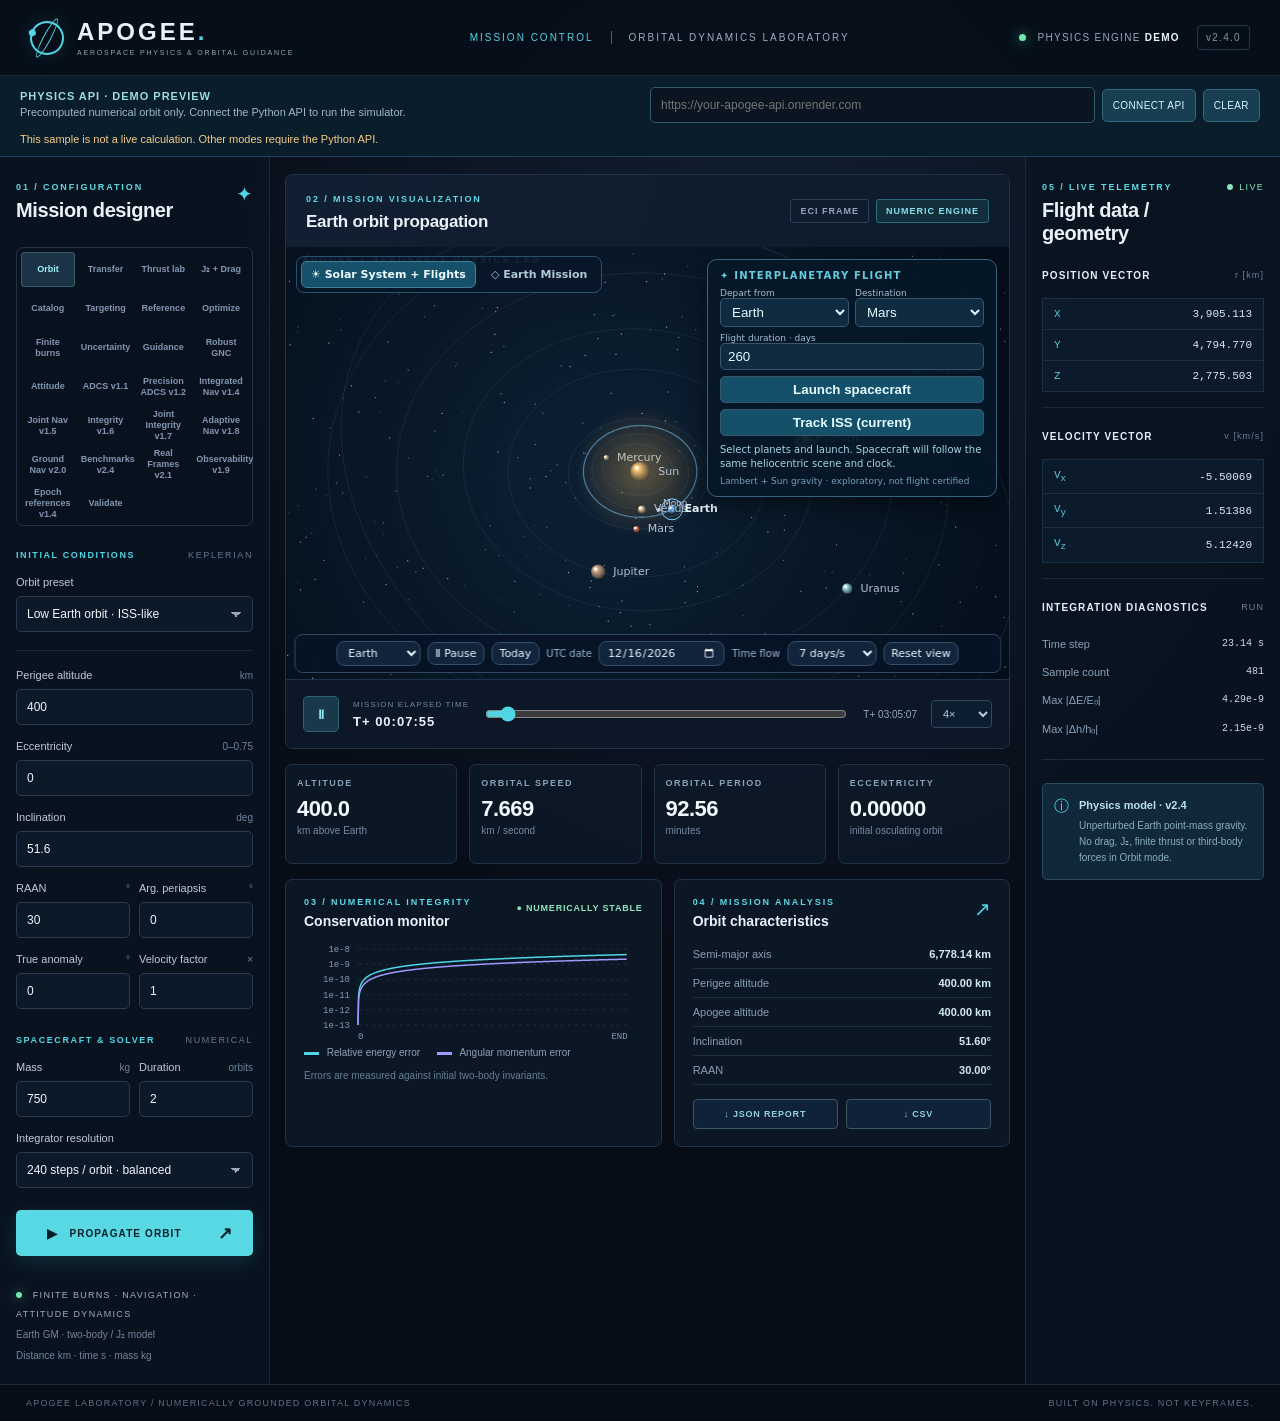
<file: site/index.html>
<!doctype html>
<html lang="en">
<head>
  <meta charset="UTF-8" />
  <meta name="viewport" content="width=device-width, initial-scale=1" />
  <meta name="theme-color" content="#070f1b" />
  <title>APOGEE · Orbital Dynamics Lab</title>
  <link rel="stylesheet" href="./style.css" />
  <script src="./config.js" defer></script>
  <script src="./app.js" defer></script>
</head>
<body>
  <div class="app-shell">
    <header class="topbar">
      <div class="branding">
        <div class="brand-mark"><span></span></div>
        <div><div class="brand-title">APOGEE<span class="brand-dot">.</span></div><div class="brand-subtitle">AEROSPACE PHYSICS & ORBITAL GUIDANCE</div></div>
      </div>
      <div class="header-center"><span class="eyebrow">MISSION CONTROL</span><span class="separator"></span><span>ORBITAL DYNAMICS LABORATORY</span></div>
      <div class="header-right"><span class="status-light"></span><span>PHYSICS ENGINE <b id="engine-status">CONNECTING</b></span><span class="version">v2.4.0</span></div>
    </header>


    <section class="connection-strip" role="region" aria-label="Python physics server connection">
      <div class="connection-description">
        <b id="connection-label">PHYSICS API · NOT CONNECTED</b>
        <span id="connection-explanation">Connect the Render service to run all 26 mission modes. The starting orbit can be previewed offline.</span>
      </div>
      <form id="connection-form" class="connection-controls">
        <label class="sr-only" for="api-base-input">Python physics server HTTPS address</label>
        <input id="api-base-input" type="url" inputmode="url" placeholder="https://your-apogee-api.onrender.com" aria-label="Python physics API address" spellcheck="false" autocomplete="url"/>
        <button id="connection-save" type="submit">CONNECT API</button>
        <button id="connection-clear" type="button" title="Forget the saved API URL">CLEAR</button>
      </form>
      <span class="connection-feedback" id="connection-feedback" role="status" aria-live="polite"></span>
    </section>

    <div class="page-grid">
      <aside class="left-panel panel">
        <div class="section-head"><div><div class="overline">01 / CONFIGURATION</div><h2>Mission designer</h2></div><span class="small-glyph">✦</span></div>
        <div class="mode-tabs" role="tablist" aria-label="Simulation mode">
          <button class="mode-tab active" id="mode-orbit" aria-selected="true" role="tab">Orbit</button>
          <button class="mode-tab" id="mode-transfer" aria-selected="false" role="tab">Transfer</button>
          <button class="mode-tab" id="mode-mission" aria-selected="false" role="tab">Thrust lab</button>
          <button class="mode-tab" id="mode-perturb" aria-selected="false" role="tab">J₂ + Drag</button>
          <button class="mode-tab" id="mode-satellite" aria-selected="false" role="tab">Catalog</button>
          <button class="mode-tab" id="mode-target" aria-selected="false" role="tab">Targeting</button>
          <button class="mode-tab" id="mode-reference" aria-selected="false" role="tab">Reference</button>
          <button class="mode-tab" id="mode-optimize" aria-selected="false" role="tab">Optimize</button>
          <button class="mode-tab" id="mode-finite" aria-selected="false" role="tab">Finite burns</button>
          <button class="mode-tab" id="mode-uncertainty" aria-selected="false" role="tab">Uncertainty</button>
          <button class="mode-tab" id="mode-guidance" aria-selected="false" role="tab">Guidance</button>
          <button class="mode-tab" id="mode-robust" aria-selected="false" role="tab">Robust GNC</button>
          <button class="mode-tab" id="mode-attitude" aria-selected="false" role="tab">Attitude</button>
          <button class="mode-tab" id="mode-adcs" aria-selected="false" role="tab">ADCS v1.1</button>
          <button class="mode-tab" id="mode-precision" aria-selected="false" role="tab">Precision ADCS v1.2</button>
          <button class="mode-tab" id="mode-integrated" aria-selected="false" role="tab">Integrated Nav v1.4</button>
          <button class="mode-tab" id="mode-joint" aria-selected="false" role="tab">Joint Nav v1.5</button>
          <button class="mode-tab" id="mode-integrity" aria-selected="false" role="tab">Integrity v1.6</button>
          <button class="mode-tab" id="mode-joint-integrity" aria-selected="false" role="tab">Joint Integrity v1.7</button>
          <button class="mode-tab" id="mode-adaptive" aria-selected="false" role="tab">Adaptive Nav v1.8</button>
          <button class="mode-tab" id="mode-ground" aria-selected="false" role="tab">Ground Nav v2.0</button>
          <button class="mode-tab" id="mode-v22" aria-selected="false" role="tab">Benchmarks v2.4</button>
          <button class="mode-tab" id="mode-geodesy" aria-selected="false" role="tab">Real Frames v2.1</button>
          <button class="mode-tab" id="mode-observability" aria-selected="false" role="tab">Observability v1.9</button>
          <button class="mode-tab" id="mode-epoch" aria-selected="false" role="tab">Epoch references v1.4</button>
          <button class="mode-tab" id="mode-validate" aria-selected="false" role="tab">Validate</button>
        </div>

        <form id="orbit-form" class="controls" autocomplete="off">
          <div class="field-heading"><span>INITIAL CONDITIONS</span><span class="field-index">KEPLERIAN</span></div>
          <label class="field"><span class="field-label">Orbit preset</span>
            <select id="preset"><option value="Low Earth orbit">Low Earth orbit · ISS-like</option><option value="Elliptical orbit">Elliptical orbit</option><option value="Sun-synchronous-like">Polar · 98.2°</option><option value="Geostationary-height">GEO altitude</option></select></label>
          <div class="divider-line"></div>
          <label class="field"><span class="field-label">Perigee altitude <span class="unit">km</span></span><input id="perigee_altitude_km" type="number" min="160" max="50000" step="10" value="400" required /></label>
          <label class="field"><span class="field-label">Eccentricity <span class="unit">0–0.75</span></span><input id="eccentricity" type="number" min="0" max="0.75" step="0.01" value="0" required /></label>
          <label class="field"><span class="field-label">Inclination <span class="unit">deg</span></span><input id="inclination_deg" type="number" min="0" max="180" step="0.1" value="51.6" required /></label>
          <div class="two-fields">
            <label class="field"><span class="field-label">RAAN <span class="unit">°</span></span><input id="raan_deg" type="number" min="0" max="360" step="0.1" value="30" required /></label>
            <label class="field"><span class="field-label">Arg. periapsis <span class="unit">°</span></span><input id="argument_of_periapsis_deg" type="number" min="0" max="360" step="0.1" value="0" required /></label>
          </div>
          <div class="two-fields">
            <label class="field"><span class="field-label">True anomaly <span class="unit">°</span></span><input id="true_anomaly_deg" type="number" min="0" max="360" step="1" value="0" required /></label>
            <label class="field"><span class="field-label">Velocity factor <span class="unit">×</span></span><input id="velocity_factor" type="number" min="0.8" max="1.15" step="0.01" value="1" required /></label>
          </div>
          <div class="field-heading secondary"><span>SPACECRAFT & SOLVER</span><span class="field-index">NUMERICAL</span></div>
          <div class="two-fields">
            <label class="field"><span class="field-label">Mass <span class="unit">kg</span></span><input id="spacecraft_mass_kg" type="number" min="1" max="1000000" value="750" required /></label>
            <label class="field"><span class="field-label">Duration <span class="unit">orbits</span></span><input id="duration_orbits" type="number" min="0.25" max="8" step="0.25" value="2" required /></label>
          </div>
          <label class="field"><span class="field-label">Integrator resolution</span><select id="samples_per_orbit"><option value="120">120 steps / orbit · fast</option><option value="240" selected>240 steps / orbit · balanced</option><option value="480">480 steps / orbit · precise</option><option value="720">720 steps / orbit · high precision</option></select></label>
          <button type="submit" class="primary-button" id="orbit-submit"><span class="run-icon">▶</span> PROPAGATE ORBIT <span class="button-arrow">↗</span></button>
        </form>

        <form id="transfer-form" class="controls hidden" autocomplete="off">
          <div class="field-heading"><span>HOHMANN TRANSFER</span><span class="field-index">2 IMPULSES</span></div>
          <p class="hint">Plan an ideal coplanar transfer between two circular Earth orbits. The transfer arc is numerically propagated, not hand-drawn.</p>
          <label class="field"><span class="field-label">Departure altitude <span class="unit">km</span></span><input id="start_altitude_km" type="number" min="160" max="50000" value="400" required /></label>
          <label class="field"><span class="field-label">Destination altitude <span class="unit">km</span></span><input id="target_altitude_km" type="number" min="160" max="50000" value="700" required /></label>
          <label class="field"><span class="field-label">Inclination <span class="unit">deg</span></span><input id="transfer_inclination_deg" type="number" min="0" max="180" step="0.1" value="28.5" required /></label>
          <div class="field-heading secondary"><span>ROCKET EQUATION · FUEL CHECK</span><span class="field-index">MASS</span></div>
          <div class="two-fields">
            <label class="field"><span class="field-label">Dry mass <span class="unit">kg</span></span><input id="transfer_dry_kg" type="number" min="1" max="1000000" value="600" required /></label>
            <label class="field"><span class="field-label">Propellant <span class="unit">kg</span></span><input id="transfer_prop_kg" type="number" min="0" max="1000000" value="150" required /></label>
          </div>
          <label class="field"><span class="field-label">Specific impulse <span class="unit">seconds</span></span><input id="transfer_isp_s" type="number" min="50" max="5000" value="315" required /></label>
          <label class="field"><span class="field-label">Integrator samples</span><select id="transfer_samples"><option value="180">180 samples</option><option value="360" selected>360 samples</option><option value="720">720 samples</option><option value="1200">1200 samples</option></select></label>
          <button type="submit" class="primary-button" id="transfer-submit"><span class="run-icon">✧</span> DESIGN TRANSFER <span class="button-arrow">↗</span></button>
          <div class="info-note">∆v is determined by the vis-viva equation. Ideal impulses use mass-dependent fuel consumption. Finite burns, gravity losses and plane-change costs are excluded.</div>
        </form>

        <form id="mission-form" class="controls hidden" autocomplete="off">
          <div class="field-heading"><span>CONTINUOUS PROPULSION</span><span class="field-index">RK4 · 7 STATES</span></div>
          <p class="hint">Schedule one or more finite burns. APOGEE propagates position, velocity, and changing spacecraft mass through every maneuver.</p>
          <div class="two-fields">
            <label class="field"><span class="field-label">Perigee alt. <span class="unit">km</span></span><input id="mission_altitude" type="number" min="160" max="50000" value="400" required /></label>
            <label class="field"><span class="field-label">Eccentricity</span><input id="mission_ecc" type="number" min="0" max="0.75" step="0.01" value="0" required /></label>
          </div>
          <div class="two-fields">
            <label class="field"><span class="field-label">Inclination <span class="unit">°</span></span><input id="mission_inc" type="number" min="0" max="180" step="0.1" value="51.6" required /></label>
            <label class="field"><span class="field-label">RAAN <span class="unit">°</span></span><input id="mission_raan" type="number" min="0" max="360" step="0.1" value="30" required /></label>
          </div>
          <div class="field-heading secondary"><span>SPACECRAFT</span><span class="field-index">PROPULSION</span></div>
          <div class="two-fields">
            <label class="field"><span class="field-label">Dry mass <span class="unit">kg</span></span><input id="mission_dry" type="number" min="1" max="1000000" value="600" required /></label>
            <label class="field"><span class="field-label">Propellant <span class="unit">kg</span></span><input id="mission_prop" type="number" min="0" max="1000000" value="150" required /></label>
          </div>
          <div class="two-fields">
            <label class="field"><span class="field-label">Duration <span class="unit">min</span></span><input id="mission_duration" type="number" min="5" max="1440" value="120" required /></label>
            <label class="field"><span class="field-label">Samples</span><select id="mission_samples"><option value="300">300 · fast</option><option value="600" selected>600 · standard</option><option value="1200">1200 · detailed</option><option value="2400">2400 · precise</option></select></label>
          </div>
          <div class="field-heading secondary"><span>COUPLED FORCE MODEL</span><span class="field-index">v0.4 · RK4</span></div>
          <p class="hint">Earth point gravity, changing wet-mass propulsion, and optional Earth J₂ / rotating-atmosphere drag are calculated simultaneously.</p>
          <div class="check-row"><label><input type="checkbox" id="m-j2" checked> Earth J₂</label><label><input type="checkbox" id="m-drag"> Atmospheric drag</label></div>
          <div class="two-fields">
            <label class="field"><span class="field-label">Cross-section <span class="unit">m²</span></span><input id="m-area" type="number" min="0" max="10000" step="0.1" value="5" required></label>
            <label class="field"><span class="field-label">Drag C<sub>D</sub></span><input id="m-cd" type="number" min="0.1" max="5" step="0.1" value="2.2" required></label>
          </div>
          <label class="field"><span class="field-label">Density at 400 km <span class="unit">kg/m³</span></span><input id="m-density" type="number" min="0" max="0.00000001" step="any" value="3.725e-12" required></label>
          <div class="field-heading secondary"><span>MANEUVER TIMELINE</span><span class="field-index">FINITE BURNS</span></div>
          <div id="burn-list" class="burn-list" aria-live="polite"></div>
          <button id="add-burn" class="add-burn" type="button">＋ ADD MANEUVER</button>
          <button type="submit" class="primary-button" id="mission-submit"><span class="run-icon">▶</span> PROPAGATE MISSION <span class="button-arrow">↗</span></button>
          <button type="button" class="outline-button comparison-button" id="compare-submit">⇄ COMPARE WITH TWO-BODY BASELINE</button>
          <p class="hint">Same starting state, engine commands, epoch, and timeline; compare a point-mass reference against your selected J₂ / drag model. Orbital divergence is a model sensitivity, not a prediction error.</p>
          <div class="info-note">Direction follows the local orbital frame throughout each burn. Max thrust is constant at the chosen throttle; fuel exhaustion automatically ends thrust.</div>
        </form>

        <form id="perturb-form" class="controls hidden" autocomplete="off">
          <div class="field-heading"><span>EARTH HARMONICS & ATMOSPHERE</span><span class="field-index">v0.3</span></div>
          <p class="hint">Integrate the actual J₂ and drag accelerations. Drag uses an educational exponential density approximation, not a space-weather forecast.</p>
          <div class="two-fields">
            <label class="field"><span class="field-label">Perigee altitude <span class="unit">km</span></span><input id="p-alt" type="number" min="180" max="50000" value="400" required></label>
            <label class="field"><span class="field-label">Eccentricity</span><input id="p-ecc" type="number" min="0" max=".65" step=".01" value="0" required></label>
          </div>
          <div class="two-fields">
            <label class="field"><span class="field-label">Inclination <span class="unit">°</span></span><input id="p-inc" type="number" min="0" max="180" step=".1" value="51.6" required></label>
            <label class="field"><span class="field-label">RAAN <span class="unit">°</span></span><input id="p-raan" type="number" min="0" max="360" value="30" required></label>
          </div>
          <div class="check-row"><label><input type="checkbox" id="p-j2" checked> Earth J₂ oblateness</label><label><input type="checkbox" id="p-drag"> Atmospheric drag</label></div>
          <div class="two-fields">
            <label class="field"><span class="field-label">Spacecraft mass <span class="unit">kg</span></span><input id="p-mass" type="number" min="1" max="1000000" value="750" required></label>
            <label class="field"><span class="field-label">Drag area <span class="unit">m²</span></span><input id="p-area" type="number" min="0" max="10000" step=".1" value="5" required></label>
          </div>
          <div class="two-fields">
            <label class="field"><span class="field-label">Drag C<sub>D</sub></span><input id="p-cd" type="number" min=".1" max="5" step=".1" value="2.2" required></label>
            <label class="field"><span class="field-label">Scale height <span class="unit">km</span></span><input id="p-scale" type="number" min="1" max="200" step="1" value="58.515" required></label>
          </div>
          <label class="field"><span class="field-label">Density at 400 km <span class="unit">kg/m³</span></span><input id="p-density" type="number" min="0" max="0.00000001" step="any" value="3.725e-12" required></label>
          <div class="two-fields">
            <label class="field"><span class="field-label">Duration <span class="unit">hours</span></span><input id="p-hours" type="number" min=".1" max="168" step=".5" value="18" required></label>
            <label class="field"><span class="field-label">Samples</span><select id="p-samples"><option>360</option><option selected>720</option><option>1200</option></select></label>
          </div>
          <button type="submit" class="primary-button" id="perturb-submit"><span class="run-icon">✧</span> INTEGRATE FORCES <span class="button-arrow">↗</span></button>
          <div class="info-note">J₂ conserves full mechanical energy (including J₂ potential) and axial angular momentum; drag dissipates orbital energy. Read the warnings before interpreting results.</div>
        </form>

        <form id="satellite-form" class="controls hidden" autocomplete="off">
          <div class="field-heading"><span>CATALOG ORBIT TRACKER</span><span class="field-index">SGP4 · TEME</span></div>
          <p class="hint">Fetch an up-to-date CelesTrak OMM/JSON record by catalog number, or paste/import an OMM record saved locally. Propagation uses the SGP4 library.</p>
          <label class="field"><span class="field-label">NORAD catalog number</span><input id="s-catnr" type="number" min="1" max="999999999" value="25544"></label>
          <button id="s-fetch" type="button" class="outline-button">↻ FETCH CelesTrak OMM</button>
          <label class="field"><span class="field-label">OMM JSON (single record)</span><textarea id="s-omm" rows="7" placeholder="Fetch by catalog number or paste an OMM/JSON object here."></textarea></label>
          <label class="field"><span class="field-label">Import local .json file</span><input id="s-file" type="file" accept=".json,application/json"></label>
          <div class="two-fields">
            <label class="field"><span class="field-label">Duration <span class="unit">minutes</span></span><input id="s-duration" type="number" min="1" max="1440" value="180" required></label>
            <label class="field"><span class="field-label">Samples</span></span><select id="s-samples"><option>180</option><option selected>360</option><option>720</option></select></label>
          </div>
          <p id="s-source-status" class="hint" role="status">No satellite record loaded.</p>
          <button type="submit" class="primary-button" id="satellite-submit"><span class="run-icon">◉</span> TRACK SATELLITE <span class="button-arrow">↗</span></button>
          <div class="info-note">Satellite state vectors use TEME coordinates. This is not an Earth-fixed map or certified conjunction-screening product. Live fetch requires an internet connection.</div>
        </form>
        <form id="target-form" class="controls hidden" autocomplete="off">
          <div class="field-heading"><span>NUMERICAL APSIS TARGETING</span><span class="field-index">v0.5 · BISECTION</span></div>
          <p class="hint">Solve the required tangential impulse to raise/lower the opposite apsis from a circular starting orbit. Verify arrival by RK4 integration. Ideal two-body, not finite thrust.</p>
          <label class="field"><span class="field-label">Starting circular altitude <span class="unit">km</span></span><input id="t-start" type="number" min="160" max="50000" value="400" required></label>
          <label class="field"><span class="field-label">Target circular altitude <span class="unit">km</span></span><input id="t-target" type="number" min="160" max="50000" value="700" required></label>
          <div class="two-fields">
            <label class="field"><span class="field-label">Inclination <span class="unit">deg</span></span><input id="t-inc" type="number" min="0" max="180" step="0.5" value="28.5" required></label>
            <label class="field"><span class="field-label">Samples</span></span><select id="t-samples"><option value="250">250</option><option value="500" selected>500</option><option value="1000">1000</option></select></label>
          </div>
          <div class="field-heading secondary"><span>SPACECRAFT FUEL BUDGET</span><span class="field-index">TWO IMPULSES</span></div>
          <div class="two-fields">
            <label class="field"><span class="field-label">Dry mass <span class="unit">kg</span></span><input id="t-dry" type="number" min="1" max="1000000" value="600" required></label>
            <label class="field"><span class="field-label">Propellant <span class="unit">kg</span></span><input id="t-prop" type="number" min="0" max="1000000" value="150" required></label>
          </div>
          <label class="field"><span class="field-label">Specific impulse <span class="unit">s</span></span><input id="t-isp" type="number" min="50" max="5000" value="315" required></label>
          <button type="submit" id="target-submit" class="primary-button"><span class="run-icon">⌖</span> SOLVE MANEUVER <span class="button-arrow">↗</span></button>
          <div class="info-note">Root tolerance is reported separately from the propagated RK4 arrival error. Does not optimize phasing, inclination, burn time or perturbations.</div>
        </form>

        <form id="reference-form" class="controls hidden" autocomplete="off">
          <div class="field-heading"><span>HORIZONS VECTOR IMPORT</span><span class="field-index">ICRF · TDB</span></div>
          <p class="hint">Paste a <a href="https://ssd-api.jpl.nasa.gov/doc/horizons.html" target="_blank" rel="noopener noreferrer">JPL Horizons</a> output using VECTORS, Earth-center 500@399, REF_PLANE=FRAME, REF_SYSTEM=ICRF, OUT_UNITS=KM-S, VEC_CORR=NONE, TIME_TYPE=TDB, VEC_TABLE=2, CSV_FORMAT=YES. Source text is not authenticated.</p>
          <label class="field"><span class="field-label">Raw Horizons text</span><textarea id="r-text" rows="10" placeholder="Paste a text ephemeris with $$SOE, Julian dates + six state components, then $$EOE"></textarea></label>
          <label class="field"><span class="field-label">Or import a local .txt file</span><input id="r-file" type="file" accept=".txt,text/plain"></label>
          <label class="check-row confirm-row"><input type="checkbox" id="r-confirm" required> I verified that these frame, epoch, correction and units settings match my source.</label>
          <button type="submit" class="primary-button" id="reference-submit"><span class="run-icon">◎</span> VIEW REFERENCE VECTORS <span class="button-arrow">↗</span></button>
          <div class="field-heading secondary"><span>UNIFORM EARTH SPIN FRAMES</span><span class="field-index">EDUCATIONAL</span></div>
          <p class="hint">Convert one position and velocity from ideal ECI to uniformly rotating ECEF (or reverse), with a user-provided Greenwich angle. Not equivalent to a precise TEME–ITRS transform.</p>
          <label class="field"><span class="field-label">Input state <span class="unit">X,Y,Z,VX,VY,VZ</span></span><input id="f-state" value="6778.137,0,0,0,7.6686,0" aria-label="Six-vector state in km and km per second"></label>
          <div class="two-fields">
            <label class="field"><span class="field-label">Angle at t₀ <span class="unit">deg</span></span><input id="f-angle" type="number" value="0" min="-360" max="360" step="any"></label>
            <label class="field"><span class="field-label">Elapsed <span class="unit">s</span></span><input id="f-time" type="number" value="0" step="any"></label>
          </div>
          <label class="field"><span class="field-label">Direction</span><select id="f-direction"><option value="eci_to_ecef">ECI → rotating ECEF</option><option value="ecef_to_eci">Rotating ECEF → ECI</option></select></label>
          <button type="button" class="outline-button" id="f-transform">TRANSFORM STATE</button>
          <pre id="f-output" class="frame-output" aria-live="polite">Enter a six-component state to convert frames.</pre>
          <div class="info-note">Precise TEME → ITRS / GCRS conversions are available via the optional Astropy API /api/frames/teme after installation, with IERS-data limitations.</div>
        </form>

        <form id="optimize-form" class="controls hidden" autocomplete="off">
          <div class="field-heading"><span>EVENT-BASED MISSION SEARCH</span><span class="field-index">v0.6 · DOP853</span></div>
          <p class="hint">Solve the first opposite apsis by radial-velocity event detection, then search a finite grid of departure phases for minimum ideal two-impulse fuel. This is <b>not</b> a globally optimal finite-burn solution.</p>
          <div class="two-fields">
            <label class="field"><span class="field-label">Start altitude <span class="unit">km</span></span><input id="o-start" type="number" min="180" max="20000" value="400" required></label>
            <label class="field"><span class="field-label">Target altitude <span class="unit">km</span></span><input id="o-target" type="number" min="180" max="20000" value="700" required></label>
          </div>
          <div class="two-fields">
            <label class="field"><span class="field-label">Inclination <span class="unit">°</span></span><input id="o-inc" type="number" min="0" max="180" value="51.6" step="0.1" required></label>
            <label class="field"><span class="field-label">Phase candidates</span></span><select id="o-phases"><option value="1">1 · baseline</option><option value="4">4 · quick</option><option value="8" selected>8 · balanced</option><option value="12">12 · detailed</option></select></label>
          </div>
          <label class="check-row"><input id="o-j2" type="checkbox" checked> Include J₂ during transfer propagation</label>
          <div class="field-heading secondary"><span>SPACECRAFT &amp; IDEAL FUEL</span><span class="field-index">TWO IMPULSES</span></div>
          <div class="two-fields">
            <label class="field"><span class="field-label">Dry mass <span class="unit">kg</span></span><input id="o-dry" type="number" min="1" value="600" required></label>
            <label class="field"><span class="field-label">Fuel available <span class="unit">kg</span></span><input id="o-fuel" type="number" min="0" value="150" required></label>
          </div>
          <label class="field"><span class="field-label">Specific impulse <span class="unit">s</span></span><input id="o-isp" type="number" min="50" max="5000" value="315" required></label>
          <button type="submit" class="primary-button" id="optimize-submit"><span class="run-icon">⌖</span> OPTIMIZE IMPULSIVE MISSION <span class="button-arrow">↗</span></button>
          <div class="info-note">The opposite apsis is found by an ODE root event; the departure burn is numerically targeted with Brent’s method. Lowest propellant among the sampled departure phases wins. No launch-window or finite-burn optimization is claimed.</div>
        </form>

        <form id="finite-form" class="controls hidden" autocomplete="off">
          <div class="field-heading"><span>FINITE-THRUST MANEUVER TARGETING</span><span class="field-index">v0.7 · ENGINE MODEL</span></div>
          <p class="hint">Optimize two actual engine firing durations with continuous acceleration and propellant depletion. Circularization can retain a residual eccentricity; the result is not globally optimal.</p>
          <div class="two-fields">
            <label class="field"><span class="field-label">Start altitude <span class="unit">km</span></span><input id="fb-start" type="number" min="200" max="3000" value="400" required></label>
            <label class="field"><span class="field-label">Target altitude <span class="unit">km</span></span><input id="fb-target" type="number" min="200" max="3000" value="700" required></label>
          </div>
          <div class="two-fields">
            <label class="field"><span class="field-label">Inclination <span class="unit">°</span></span><input id="fb-inc" type="number" min="0" max="180" value="51.6" step="0.1" required></label>
            <label class="field"><span class="field-label">Departure phases</span></span><select id="fb-phases"><option value="1">1 · fast</option><option value="4" selected>4 · balanced</option><option value="8">8 · detailed</option></select></label>
          </div>
          <label class="check-row"><input id="fb-j2" type="checkbox"> Include J₂ during engine optimization</label>
          <div class="field-heading secondary"><span>PROPULSION &amp; MASS</span><span class="field-index">CONTINUOUS THRUST</span></div>
          <div class="two-fields">
            <label class="field"><span class="field-label">Dry mass <span class="unit">kg</span></span><input id="fb-dry" type="number" min="1" value="600" required></label>
            <label class="field"><span class="field-label">Propellant <span class="unit">kg</span></span><input id="fb-fuel" type="number" min="0.01" step="any" value="150" required></label>
          </div>
          <div class="two-fields">
            <label class="field"><span class="field-label">Thrust <span class="unit">N</span></span><input id="fb-thrust" type="number" min="10" max="1000000" value="850" required></label>
            <label class="field"><span class="field-label">Specific impulse <span class="unit">s</span></span><input id="fb-isp" type="number" min="50" max="5000" value="315" required></label>
          </div>
          <button type="submit" class="primary-button" id="finite-submit"><span class="run-icon">⚙</span> SOLVE FINITE BURNS <span class="button-arrow">↗</span></button>
          <div class="info-note">Burn #1 targets the first opposite apsis. Burn #2 begins at that apsis, and its duration minimizes postburn osculating eccentricity. Explicitly bounded by onboard fuel.</div>
        </form>
        <form id="uncertainty-form" class="controls hidden" autocomplete="off">
          <div class="field-heading"><span>INITIAL-STATE UNCERTAINTY</span><span class="field-index">v0.7 · MONTE CARLO</span></div>
          <p class="hint">Propagate Gaussian errors in spacecraft position and velocity; estimate 3D position uncertainty and compute the 6×6 state transition matrix. No operational collision probability is inferred.</p>
          <div class="two-fields">
            <label class="field"><span class="field-label">Orbit altitude <span class="unit">km</span></span><input id="u-alt" type="number" min="200" max="5000" value="400" required></label>
            <label class="field"><span class="field-label">Inclination <span class="unit">°</span></span><input id="u-inc" type="number" min="0" max="180" value="51.6" required></label>
          </div>
          <label class="field"><span class="field-label">Propagation duration <span class="unit">minutes</span></span><input id="u-minutes" type="number" min="1" max="480" value="90" required></label>
          <div class="two-fields">
            <label class="field"><span class="field-label">Position σ <span class="unit">m / axis</span></span><input id="u-pos" type="number" min="0.0001" step="any" max="10000" value="100" required></label>
            <label class="field"><span class="field-label">Velocity σ <span class="unit">mm/s / axis</span></span><input id="u-vel" type="number" min="0.0001" step="any" max="1000" value="10" required></label>
          </div>
          <div class="two-fields">
            <label class="field"><span class="field-label">Monte Carlo samples</span></span><select id="u-samples"><option value="16">16 · fast</option><option value="32">32 · quick</option><option value="64" selected>64 · balanced</option><option value="128">128 · detailed</option></select></label>
            <label class="field"><span class="field-label">Random seed</span></span><input id="u-seed" type="number" min="0" max="2147483647" value="42" step="1" required></label>
          </div>
          <label class="check-row"><input id="u-j2" type="checkbox"> Include Earth J₂ in all trajectories</label>
          <button type="submit" class="primary-button" id="uncertainty-submit"><span class="run-icon">◎</span> PROPAGATE UNCERTAINTY <span class="button-arrow">↗</span></button>
          <div class="info-note">Errors are independent isotropic Gaussian coordinates at one epoch. Same force model is applied to all samples. The conservative 95% radius assumes local Gaussian linearity.</div>
        </form>
        <form id="guidance-form" class="controls hidden" autocomplete="off">
          <div class="field-heading"><span>CLOSED-LOOP GNC LABORATORY</span><span class="field-index">v0.8 · EKF</span></div>
          <p class="hint">Simulate a 3-axis position sensor and estimate spacecraft state with a nonlinear extended Kalman filter. Guidance applies bounded <b>ideal instantaneous</b> corrections and measures final error against a shared reference orbit.</p>
          <div class="two-fields">
            <label class="field"><span class="field-label">Orbit altitude <span class="unit">km</span></span><input id="g-alt" type="number" min="200" max="2000" value="400" required></label>
            <label class="field"><span class="field-label">Inclination <span class="unit">°</span></span><input id="g-inc" type="number" min="0" max="180" step="0.1" value="51.6" required></label>
          </div>
          <div class="two-fields">
            <label class="field"><span class="field-label">Mission duration <span class="unit">min</span></span><input id="g-duration" type="number" min="20" max="180" value="90" required></label>
            <label class="field"><span class="field-label">Sensor update <span class="unit">s</span></span><select id="g-period"><option value="30">30</option><option value="60">60</option><option value="90" selected>90</option><option value="120">120</option><option value="180">180</option><option value="300">300</option></select></label>
          </div>
          <div class="two-fields">
            <label class="field"><span class="field-label">Sensor noise <span class="unit">σ m/axis</span></span><input id="g-noise" type="number" min="0.001" max="1000" step="any" value="30" required></label>
            <label class="field"><span class="field-label">Injected radial error <span class="unit">m</span></span><input id="g-poserr" type="number" min="0" max="5000" value="600" required></label>
          </div>
          <div class="two-fields">
            <label class="field"><span class="field-label">Injected velocity error <span class="unit">m/s</span></span><input id="g-velerr" type="number" min="0" max="5" step="0.05" value="0.4" required></label>
            <label class="field"><span class="field-label">Total Δv budget <span class="unit">m/s</span></span><input id="g-dv" type="number" min="0" max="30" step="0.1" value="2" required></label>
          </div>
          <div class="two-fields">
            <label class="field"><span class="field-label">Allowed corrections</span></span><select id="g-burns"><option value="0">0</option><option value="1">1</option><option value="2">2</option><option value="3" selected>3</option><option value="4">4</option></select></label>
            <label class="field"><span class="field-label">Random seed</span></span><input id="g-seed" type="number" min="0" max="2147483647" step="1" value="42" required></label>
          </div>
          <label class="check-row"><input id="g-enable" type="checkbox" checked> Enable active guidance corrections</label>
          <label class="check-row"><input id="g-j2" type="checkbox"> Include J₂ in reference, truth and filter</label>
          <button type="submit" class="primary-button" id="guidance-submit"><span class="run-icon">◎</span> RUN CLOSED-LOOP GUIDANCE <span class="button-arrow">↗</span></button>
          <div class="info-note">The guidance controller only sees EKF estimates, not ground truth. Sensor measurements and errors are synthetic; burns are ideal impulses with perfect execution. Not flight software.</div>
        </form>

        <form id="robust-form" class="controls hidden" autocomplete="off">
          <div class="field-heading"><span>ROBUST FINITE-BURN GNC</span><span class="field-index">v0.9 · RANGE/RATE EKF</span></div>
          <p class="hint">Track a spacecraft from <b>hypothetical Earth-rotating ground stations</b>. Assimilate noisy line-of-sight range/range-rate measurements and correct its trajectory with <b>finite-duration</b>, mass-depleting engine burns. Test uncertain engine thrust and mismatched J₂ models.</p>
          <div class="two-fields">
            <label class="field"><span class="field-label">Orbit altitude <span class="unit">km</span></span><input id="rg-alt" type="number" min="200" max="2000" value="400" required></label>
            <label class="field"><span class="field-label">Inclination <span class="unit">°</span></span><input id="rg-inc" type="number" min="0" max="180" value="51.6" required></label>
          </div>
          <div class="two-fields">
            <label class="field"><span class="field-label">Mission duration <span class="unit">min</span></span><input id="rg-duration" type="number" min="30" max="180" value="90" required></label>
            <label class="field"><span class="field-label">Sensor interval <span class="unit">s</span></span><select id="rg-period"><option>30</option><option>60</option><option selected>90</option><option>120</option><option>180</option><option>300</option></select></label>
          </div>
          <div class="two-fields">
            <label class="field"><span class="field-label">Range noise <span class="unit">m · 1σ</span></span><input id="rg-noise" type="number" min="0.01" max="1000" step="any" value="15" required></label>
            <label class="field"><span class="field-label">Range-rate noise <span class="unit">m/s · 1σ</span></span><input id="rg-rate" type="number" min="0.001" max="5" step="any" value="0.03" required></label>
          </div>
          <div class="two-fields">
            <label class="field"><span class="field-label">Injected radial error <span class="unit">m</span></span><input id="rg-poserr" type="number" min="0" max="5000" value="600" required></label>
            <label class="field"><span class="field-label">Velocity error <span class="unit">m/s</span></span><input id="rg-velerr" type="number" min="0" max="5" step="0.05" value="0.4" required></label>
          </div>
          <div class="field-heading secondary"><span>ENGINE & ACTUATOR</span><span class="field-index">MASS FLOW</span></div>
          <div class="two-fields">
            <label class="field"><span class="field-label">Engine thrust <span class="unit">N</span></span><input id="rg-thrust" type="number" min="100" max="100000" value="850" required></label>
            <label class="field"><span class="field-label">Specific impulse <span class="unit">s</span></span><input id="rg-isp" type="number" min="50" max="5000" value="315" required></label>
          </div>
          <div class="two-fields">
            <label class="field"><span class="field-label">Dry mass <span class="unit">kg</span></span><input id="rg-dry" type="number" min="50" max="100000" value="600" required></label>
            <label class="field"><span class="field-label">Fuel mass <span class="unit">kg</span></span><input id="rg-fuel" type="number" min="0" max="50000" value="150" required></label>
          </div>
          <div class="two-fields">
            <label class="field"><span class="field-label">Total nominal Δv <span class="unit">m/s</span></span><input id="rg-dv" type="number" min="0" max="15" step="0.1" value="2" required></label>
            <label class="field"><span class="field-label">Corrections</span></span><select id="rg-burns"><option>0</option><option>1</option><option>2</option><option selected>3</option><option>4</option></select></label>
          </div>
          <div class="two-fields">
            <label class="field"><span class="field-label">Thrust dispersion <span class="unit">1σ %</span></span><input id="rg-thrust-error" type="number" min="0" max="20" step="any" value="2" required></label>
            <label class="field"><span class="field-label">Pointing dispersion <span class="unit">1σ °</span></span><input id="rg-pointing" type="number" min="0" max="10" step="any" value="0.25" required></label>
          </div>
          <div class="two-fields">
            <label class="field"><span class="field-label">Ground station network</span><select id="rg-stations"><option value="3">3 · sparse</option><option value="9">9 · medium</option><option value="18" selected>18 · dense</option></select></label>
            <label class="field"><span class="field-label">Random seed</span><input id="rg-seed" type="number" min="0" max="2147483647" value="42" required></label>
          </div>
          <label class="check-row"><input id="rg-enable" type="checkbox" checked> Enable closed-loop feedback</label>
          <label class="check-row"><input id="rg-true-j2" type="checkbox" checked> Truth model includes J₂</label>
          <label class="check-row"><input id="rg-filter-j2" type="checkbox" checked> Navigation filter also models J₂</label>
          <button type="submit" class="primary-button" id="robust-submit"><span class="run-icon">◎</span> SIMULATE FINITE-BURN GNC <span class="button-arrow">↗</span></button>
          <div class="two-fields">
            <label class="field"><span class="field-label">Noise seeds in comparison</span><select id="rg-sweep-count"><option value="3">3 · rapid</option><option value="5" selected>5 · balanced</option><option value="10">10 · detailed</option></select></label>
            <button type="button" class="outline-button" id="rg-sweep">RUN SEED SWEEP</button>
          </div>
          <div class="info-note" id="rg-ensemble-status" aria-live="polite">For a small robustness comparison, run multiple reproducible noise seeds. This is not a flight-reliability estimate.</div>
          <div class="info-note">Synthetic ground range/range-rate geometry. Process noise inflates covariance, and truth/estimator force models can disagree. No attitude, clock, refraction or flight safety modeling. Not flight software.</div>
        </form>
        <form id="attitude-form" class="controls hidden" autocomplete="off">
          <div class="field-heading"><span>INTEGRATED ORBIT + ATTITUDE</span><span class="field-index">v1.0 · 14 STATES</span></div>
          <p class="hint">Rigid-body attitude evolves independently. Engine thrust is fixed to body +X; control torque must actually rotate the spacecraft to point its engine. Quaternion is scalar-first and rotates body → inertial axes.</p>
          <div class="two-fields">
            <label class="field"><span class="field-label">Orbit altitude <span class="unit">km</span></span><input id="a-alt" type="number" min="200" max="5000" value="400" required></label>
            <label class="field"><span class="field-label">Inclination <span class="unit">°</span></span><input id="a-inc" type="number" min="0" max="180" step="0.1" value="51.6" required></label>
          </div>
          <div class="two-fields">
            <label class="field"><span class="field-label">Duration <span class="unit">min</span></span><input id="a-duration" type="number" min="1" max="180" value="35" required></label>
            <label class="field"><span class="field-label">Initial pointing error <span class="unit">°</span></span><input id="a-error" type="number" min="0" max="180" value="25" required></label>
          </div>
          <label class="field"><span class="field-label">Point body +X towards</span><select id="a-target"><option value="prograde" selected>Prograde · along velocity</option><option value="retrograde">Retrograde · against velocity</option><option value="inertial_x">Fixed inertial +X</option></select></label>
          <div class="field-heading secondary"><span>ATTITUDE CONTROL</span><span class="field-index">PD · TORQUE LIMIT</span></div>
          <label class="check-row"><input id="a-control" type="checkbox" checked> Enable feedback attitude control</label>
          <div class="two-fields">
            <label class="field"><span class="field-label">Max torque <span class="unit">N·m</span></span><input id="a-torque" type="number" min="0" max="50" step="0.01" value="0.25" required></label>
            <label class="field"><span class="field-label">Stiffness <span class="unit">N·m/rad</span></span><input id="a-kp" type="number" min="0" max="100" step="0.1" value="1.2" required></label>
          </div>
          <label class="field"><span class="field-label">Damping <span class="unit">N·m·s/rad</span></span><input id="a-kd" type="number" min="0" max="500" step="0.5" value="18" required></label>
          <label class="check-row"><input id="a-j2" type="checkbox" checked> Include J₂ orbital gravity</label>
          <label class="check-row"><input id="a-gradient" type="checkbox"> Include gravity-gradient torque</label>
          <div class="field-heading secondary"><span>BODY-FIXED PROPULSION</span><span class="field-index">+X AXIS</span></div>
          <div class="two-fields">
            <label class="field"><span class="field-label">Burn start <span class="unit">s</span></span><input id="a-start" type="number" min="0" max="10800" value="300" required></label>
            <label class="field"><span class="field-label">Duration <span class="unit">s</span></span><input id="a-burn" type="number" min="0" max="10800" value="120" required></label>
          </div>
          <div class="two-fields">
            <label class="field"><span class="field-label">Engine thrust <span class="unit">N</span></span><input id="a-thrust" type="number" min="0" max="100000" value="850" required></label>
            <label class="field"><span class="field-label">Specific impulse <span class="unit">s</span></span><input id="a-isp" type="number" min="50" max="5000" value="315" required></label>
          </div>
          <div class="two-fields">
            <label class="field"><span class="field-label">Dry mass <span class="unit">kg</span></span><input id="a-dry" type="number" min="1" max="1000000" value="600" required></label>
            <label class="field"><span class="field-label">Fuel mass <span class="unit">kg</span></span><input id="a-fuel" type="number" min="0" max="1000000" value="150" required></label>
          </div>
          <button type="submit" class="primary-button" id="attitude-submit"><span class="run-icon">✦</span> INTEGRATE SPACECRAFT <span class="button-arrow">↗</span></button>
          <div class="info-note">Research-only direct PD torques, constant inertia tensor, no reaction-wheel storage or navigation sensors. Lower torque / turn off control to see thrust-direction errors propagate into the orbit.</div>
        </form>
        <form id="adcs-form" class="controls hidden" autocomplete="off">
          <div class="field-heading"><span>ATTITUDE DETERMINATION & CONTROL</span><span class="field-index">v1.1 · 17 STATES</span></div>
          <p class="hint">A noisy gyro and intermittent star tracker feed a quaternion complementary filter. Three orthogonal reaction wheels apply bounded torque and store angular momentum; no truth-state access by the controller.</p>
          <div class="two-fields">
            <label class="field"><span class="field-label">Orbit altitude <span class="unit">km</span></span><input id="ad-alt" type="number" min="200" max="5000" value="400" required></label>
            <label class="field"><span class="field-label">Duration <span class="unit">min</span></span><input id="ad-duration" type="number" min="1" max="90" value="18" required></label>
          </div>
          <div class="two-fields">
            <label class="field"><span class="field-label">Initial pointing offset <span class="unit">deg</span></span><input id="ad-offset" type="number" min="0" max="180" value="25" required></label>
            <label class="field"><span class="field-label">Initial estimate error <span class="unit">deg</span></span><input id="ad-estimate" type="number" min="0" max="90" value="4" required></label>
          </div>
          <label class="field"><span class="field-label">Body +X target</span><select id="ad-target"><option value="prograde">Prograde</option><option value="retrograde">Retrograde</option><option value="inertial_x">Fixed inertial +X</option></select></label>
          <div class="field-heading secondary"><span>NAVIGATION SENSORS</span><span class="field-index">GYRO + TRACKER</span></div>
          <label class="check-row"><input id="ad-tracker" type="checkbox" checked> Enable star tracker measurements</label>
          <div class="two-fields">
            <label class="field"><span class="field-label">Gyro bias <span class="unit">deg/s</span></span><input id="ad-bias" type="number" min="0" max="2" step="0.001" value="0.015" required></label>
            <label class="field"><span class="field-label">Gyro noise <span class="unit">deg/s</span></span><input id="ad-gyro-noise" type="number" min="0" max="2" step="0.001" value="0.003" required></label>
          </div>
          <div class="two-fields">
            <label class="field"><span class="field-label">Tracker noise <span class="unit">deg</span></span><input id="ad-star-noise" type="number" min="0" max="5" step="0.005" value="0.035" required></label>
            <label class="field"><span class="field-label">Tracker interval <span class="unit">s</span></span><input id="ad-track-period" type="number" min="1" max="3600" value="30" required></label>
          </div>
          <div class="two-fields">
            <label class="field"><span class="field-label">Blackout starts <span class="unit">s</span></span><input id="ad-blackout-start" type="number" min="0" max="5400" value="400" required></label>
            <label class="field"><span class="field-label">Blackout duration <span class="unit">s</span></span><input id="ad-blackout-time" type="number" min="0" max="5400" value="0" required></label>
          </div>
          <div class="field-heading secondary"><span>REACTION-WHEEL CONTROL</span><span class="field-index">LIMITED MOMENTUM</span></div>
          <label class="check-row"><input id="ad-control" type="checkbox" checked> Enable estimated-state feedback control</label>
          <div class="two-fields">
            <label class="field"><span class="field-label">Wheel motor torque <span class="unit">N·m</span></span><input id="ad-torque" type="number" min="0" max="10" step="0.01" value="0.2" required></label>
            <label class="field"><span class="field-label">Momentum capacity <span class="unit">N·m·s</span></span><input id="ad-capacity" type="number" min="0" max="1000" step="0.1" value="8" required></label>
          </div>
          <label class="field"><span class="field-label">Reproducible random seed</span><input id="ad-seed" type="number" min="0" max="4294967295" value="27" required></label>
          <div class="field-heading secondary"><span>BODY-FIXED PROPULSION</span><span class="field-index">+X · 850 N</span></div>
          <div class="two-fields">
            <label class="field"><span class="field-label">Burn start <span class="unit">s</span></span><input id="ad-start" type="number" min="0" max="5400" value="300" required></label>
            <label class="field"><span class="field-label">Burn duration <span class="unit">s</span></span><input id="ad-burn" type="number" min="0" max="5400" value="120" required></label>
          </div>
          <button type="submit" class="primary-button" id="adcs-submit"><span class="run-icon">✦</span> RUN SENSOR + WHEEL LAB <span class="button-arrow">↗</span></button>
          <div class="info-note">Simplified gyro bias and Gaussian noise; direct noisy quaternion star solutions. No momentum dumping, realistic occultation, flexible-body dynamics, or flight-qualified filtering. Lower wheel capacity or disable star tracker to explore failure modes.</div>
        </form>

        <form id="precision-form" class="controls hidden" autocomplete="off">
          <div class="field-heading"><span>PRECISION ATTITUDE NAVIGATION</span><span class="field-index">v1.2 · 17+6 STATES</span></div>
          <p class="hint">Estimate attitude and gyro bias using a six-error-state MEKF, test tracker exclusion cones and unload reaction-wheel momentum using a geomagnetically constrained actuator.</p>
          <div class="two-fields">
            <label class="field"><span class="field-label">Orbit altitude <span class="unit">km</span></span><input id="px-alt" type="number" min="200" max="5000" value="400" required></label>
            <label class="field"><span class="field-label">Mission duration <span class="unit">min</span></span><input id="px-duration" type="number" min="1" max="90" value="18" required></label>
          </div>
          <label class="field"><span class="field-label">Attitude target</span><select id="px-target"><option value="prograde">Prograde / along velocity</option><option value="retrograde">Retrograde</option><option value="inertial_x">Fixed inertial +X</option></select></label>
          <div class="field-heading secondary"><span>ESTIMATOR / TRACKER</span><span class="field-index">6×6 P</span></div>
          <label class="check-row"><input id="px-tracker" type="checkbox" checked> Star tracker enabled</label>
          <label class="check-row"><input id="px-visibility" type="checkbox" checked> Apply synthetic Sun and Earth exclusion cones</label>
          <div class="two-fields">
            <label class="field"><span class="field-label">Tracker angular noise <span class="unit">deg</span></span><input id="px-star-noise" type="number" min="0" max="5" step="0.005" value="0.035" required></label>
            <label class="field"><span class="field-label">Tracker interval <span class="unit">s</span></span><input id="px-track-period" type="number" min="1" max="3600" value="30" required></label>
          </div>
          <div class="two-fields">
            <label class="field"><span class="field-label">Sun exclusion <span class="unit">deg</span></span><input id="px-sun" type="number" min="0" max="180" value="25" required></label>
            <label class="field"><span class="field-label">Earth-limb margin <span class="unit">deg</span></span><input id="px-earth" type="number" min="0" max="60" value="8" required></label>
          </div>
          <div class="two-fields">
            <label class="field"><span class="field-label">Initial gyro bias <span class="unit">deg/s</span></span><input id="px-bias" type="number" min="0" max="2" step="0.001" value="0.015" required></label>
            <label class="field"><span class="field-label">Bias random walk <span class="unit">deg/s/√s</span></span><input id="px-rw" type="number" min="0" max="1" step="0.000005" value="0.000015" required></label>
          </div>
          <div class="field-heading secondary"><span>REACTION WHEEL UNLOADING</span><span class="field-index">m × B</span></div>
          <label class="check-row"><input id="px-control" type="checkbox" checked> Closed-loop wheel attitude control</label>
          <label class="check-row"><input id="px-unload" type="checkbox" checked> Enable magnetic momentum unloading</label>
          <div class="two-fields">
            <label class="field"><span class="field-label">Initial wheel load <span class="unit">N·m·s</span></span><input id="px-initial-h" type="number" min="0" max="1000" step="0.1" value="2" required></label>
            <label class="field"><span class="field-label">Wheel momentum capacity <span class="unit">N·m·s</span></span><input id="px-capacity" type="number" min="0" max="1000" step="0.1" value="8" required></label>
          </div>
          <div class="two-fields">
            <label class="field"><span class="field-label">Max magnetic dipole <span class="unit">A·m²</span></span><input id="px-magnetic" type="number" min="0" max="2000" value="120" required></label>
            <label class="field"><span class="field-label">Unloading gain <span class="unit">s⁻¹</span></span><input id="px-gain" type="number" min="0" max="5" step="0.001" value="0.01" required></label>
          </div>
          <div class="two-fields">
            <label class="field"><span class="field-label">Engine start <span class="unit">s</span></span><input id="px-start" type="number" min="0" max="5400" value="300" required></label>
            <label class="field"><span class="field-label">Engine duration <span class="unit">s</span></span><input id="px-burn" type="number" min="0" max="5400" value="120" required></label>
          </div>
          <label class="field"><span class="field-label">Random seed</span><input id="px-seed" type="number" min="0" max="4294967295" value="27" required></label>
          <button type="submit" class="primary-button" id="precision-submit"><span class="run-icon">✦</span> RUN PRECISION ADCS <span class="button-arrow">↗</span></button>
          <div class="info-note">The Sun direction and Earth dipole are simplified, fixed-inertial approximations. MEKF consistency statistics are synthetic and not flight-certified. Magnetic unloading is constrained perpendicular to B.</div>
        </form>
        <form id="integrated-form" class="controls hidden" autocomplete="off">
          <div class="field-heading"><span>TIME-ALIGNED FLIGHT NAVIGATION</span><span class="field-index">v1.4 · POWERED COVARIANCE</span></div>
          <p class="hint">Replay late position measurements at capture time without using future packets. A separate attitude MEKF supplies estimated pointing for powered-flight orbit prediction.</p>
          <div class="two-fields">
            <label class="field"><span class="field-label">Altitude <span class="unit">km</span></span><input id="in-alt" type="number" min="200" max="5000" value="400" required></label>
            <label class="field"><span class="field-label">Mission duration <span class="unit">min</span></span><input id="in-duration" type="number" min="2" max="60" value="18" required></label>
          </div>
          <label class="field"><span class="field-label">Measurement source</span><select id="in-mode"><option value="cartesian">Synthetic inertial position fixes</option><option value="ground_range_rate">Hypothetical ground station range + rate</option></select></label>
          <div class="two-fields">
            <label class="field"><span class="field-label">Position noise <span class="unit">m</span></span><input id="in-noise" type="number" min="0.01" max="1000" value="30" step="1" required></label>
            <label class="field"><span class="field-label">Packet latency <span class="unit">s</span></span><input id="in-latency" type="number" min="0" max="600" value="45" step="1" required></label>
          </div>
          <div class="two-fields">
            <label class="field"><span class="field-label">Measurement interval <span class="unit">s</span></span><select id="in-period"><option value="30">30 seconds</option><option value="60" selected>60 seconds</option><option value="90">90 seconds</option><option value="120">120 seconds</option></select></label>
            <label class="field"><span class="field-label">Initial position offset <span class="unit">m</span></span><input id="in-offset" type="number" min="0" max="10000" value="600" required></label>
          </div>
          <div class="field-heading secondary"><span>ATTITUDE / PROPULSION MISMATCH</span><span class="field-index">LOOSE COUPLING</span></div>
          <label class="check-row"><input id="in-star" type="checkbox" checked> Enable intermittent star-tracker corrections</label>
          <label class="check-row"><input id="in-j2" type="checkbox" checked> Include J₂ in orbit estimator</label>
          <label class="check-row"><input id="in-cov" type="checkbox" checked> Augment powered-flight covariance using MEKF pointing uncertainty (approximate)</label>
          <div class="two-fields">
            <label class="field"><span class="field-label">Burn start <span class="unit">s</span></span><input id="in-start" type="number" min="0" max="3600" value="300" required></label>
            <label class="field"><span class="field-label">Burn duration <span class="unit">s</span></span><input id="in-burn" type="number" min="0" max="3600" value="0" required></label>
          </div>
          <label class="field"><span class="field-label">Random seed</span><input id="in-seed" type="number" min="0" max="2147483647" value="27" required></label>
          <button type="submit" class="primary-button" id="integrated-submit"><span class="run-icon">✦</span> RUN INTEGRATED NAVIGATION <span class="button-arrow">↗</span></button>
          <div class="info-note"><strong>Causal measurement replay:</strong> packets only enter the filter after receipt; their original capture timestamp determines the update. Approximate attitude-covariance propagation is optional. Cross-state error terms, temporal correlation, and thrust model bias are not represented.</div>
        </form>


        <form id="integrity-form" class="controls hidden" autocomplete="off">
          <div class="field-heading"><span>NAVIGATION INTEGRITY &amp; FAULT DETECTION</span><span class="field-index">v1.6 · NIS GATE</span></div>
          <p class="hint">Run a synthetic position-sensor integrity experiment with independent trajectory integration, correlated sensor errors, uncertain engine thrust and persistent fault injection. Select Monte Carlo repetitions for reproducibility.</p>
          <div class="two-fields">
            <label class="field"><span class="field-label">Orbit altitude <span class="unit">km</span></span><input id="ni-alt" type="number" min="200" max="5000" value="400" required></label>
            <label class="field"><span class="field-label">Duration <span class="unit">min</span></span><input id="ni-duration" type="number" min="3" max="60" value="12" required></label>
          </div>
          <div class="field-heading secondary"><span>SENSOR ERROR &amp; FAULT</span><span class="field-index">AR(1) + STEP</span></div>
          <div class="two-fields">
            <label class="field"><span class="field-label">Position noise <span class="unit">m RMS/axis</span></span><input id="ni-noise" type="number" min="0.01" max="1000" step="any" value="30" required></label>
            <label class="field"><span class="field-label">Sensor correlation ρ</span><input id="ni-corr" type="number" min="0" max="0.98" step="0.05" value="0.65" required></label>
          </div>
          <div class="two-fields">
            <label class="field"><span class="field-label">Fault onset <span class="unit">s</span></span><input id="ni-fault-time" type="number" min="0" max="3600" value="360" required></label>
            <label class="field"><span class="field-label">Sensor bias <span class="unit">m</span></span><input id="ni-fault" type="number" min="0" max="5000" value="220" required></label>
          </div>
          <div class="field-heading secondary"><span>ENGINE &amp; DETECTOR</span><span class="field-index">DOP853 + EKF</span></div>
          <label class="field"><span class="field-label">Engine calibration variability <span class="unit">1σ %</span></span><input id="ni-thrust" type="number" min="-30" max="30" step="0.5" value="3" required></label>
          <div class="two-fields">
            <label class="field"><span class="field-label">Monte Carlo runs</span><input id="ni-runs" type="number" min="1" max="32" value="12" required></label>
            <label class="field"><span class="field-label">Random seed</span><input id="ni-seed" type="number" min="0" value="29" required></label>
          </div>
          <label class="check-row"><input id="ni-gate" type="checkbox" checked> Reject measurements when NIS exceeds the 99.73% χ² threshold</label>
          <label class="check-row"><input id="ni-j2" type="checkbox" checked> Include Earth J₂ in truth and navigation model</label>
          <button type="submit" class="primary-button" id="integrity-submit"><span class="run-icon">◈</span> RUN INTEGRITY SWEEP <span class="button-arrow">↗</span></button>
          <div class="info-note"><strong>Educational prototype:</strong> independent DOP853 truth and RK4 six-state position/velocity EKF. Not the joint 12-state v1.5 filter. Synthetic Cartesian sensors; no real ground stations or guaranteed false-alarm probability under correlated errors. A fault alert is not a validated spacecraft failure declaration.</div>
        </form>
        <form id="joint-integrity-form" class="controls hidden" autocomplete="off">
          <div class="field-heading"><span>JOINT NAVIGATION INTEGRITY</span><span class="field-index">v1.7 · MULTISENSOR FDIR</span></div>
          <p class="hint">Detect anomalies separately in synthetic inertial position and star-tracker fixes using the shared 12×12 error-state covariance. Compare injected faults with engine-model mismatch and time-correlated measurement noise.</p>
          <div class="two-fields">
            <label class="field"><span class="field-label">Orbit altitude · km</span><input id="ji-alt" type="number" min="200" max="5000" value="400" required></label>
            <label class="field"><span class="field-label">Duration · min</span><input id="ji-duration" type="number" min="8" max="24" value="12" step="1" required></label>
          </div>
          <div class="two-fields">
            <label class="field"><span class="field-label">Fault channel</span><select id="ji-channel"><option value="position">Position fixes</option><option value="tracker">Star tracker</option><option value="both">Both channels</option><option value="none">No injected fault</option></select></label>
            <label class="field"><span class="field-label">Fault onset · s</span><input id="ji-fault-start" type="number" value="360" min="0" max="1440" step="15" required></label>
          </div>
          <div class="two-fields">
            <label class="field"><span class="field-label">Position bias · m</span><input id="ji-pos-fault" type="number" value="250" min="0" max="5000" step="10" required></label>
            <label class="field"><span class="field-label">Tracker bias · deg</span><input id="ji-star-fault" type="number" value="8" min="0" max="90" step="0.1" required></label>
          </div>
          <div class="two-fields">
            <label class="field"><span class="field-label">Sensor AR(1) correlation</span><input id="ji-corr" type="number" value="0.25" min="0" max="0.98" step="0.05" required></label>
            <label class="field"><span class="field-label">Assumed thrust error · %</span><input id="ji-engine" type="number" value="0" min="-30" max="30" step="1" required></label>
          </div>
          <div class="two-fields">
            <label class="field"><span class="field-label">Thrust process uncertainty · %</span><input id="ji-thrust-sigma" type="number" value="5" min="0" max="50" step="1" required></label>
            <label class="field"><span class="field-label">Monte Carlo runs</span><input id="ji-runs" type="number" value="3" min="1" max="8" step="1" required></label>
          </div>
          <label class="check-row"><input id="ji-gate" type="checkbox" checked> Reject measurements that fail the NIS gate</label>
          <label class="check-row"><input id="ji-tracker" type="checkbox" checked> Enable synthetic star-tracker observations</label>
          <button type="submit" class="primary-button" id="joint-integrity-submit"><span class="run-icon">◈</span> RUN JOINT INTEGRITY <span class="button-arrow">↗</span></button>
          <div class="info-note"><strong>Interpretation:</strong> a position-channel anomaly is NOT proof of a bad sensor. Thrust-model mismatch can produce similar residuals. Nominal χ² probabilities do not apply under AR(1) noise or model error. All data and geometry are synthetic.</div>
        </form>
        <form id="adaptive-form" class="controls hidden" autocomplete="off">
          <div class="field-heading"><span>ADAPTIVE NAVIGATION &amp; RECOVERY</span><span class="field-index">v1.8 · 13-STATE EKF</span></div>
          <p class="hint">Estimate uncertain thrust calibration during an actual finite burn. Compare statistical sensor response strategies with delayed synthetic navigation packets. Alarms do not establish sensor failure.</p>
          <div class="two-fields">
            <label class="field"><span class="field-label">Orbit altitude · km</span><input id="av-alt" type="number" value="400" min="200" max="5000" required></label>
            <label class="field"><span class="field-label">Mission duration · min</span><select id="av-duration"><option value="8">8</option><option value="12" selected>12</option><option value="18">18</option></select></label>
          </div>
          <div class="two-fields">
            <label class="field"><span class="field-label">Actual engine error · %</span><input id="av-true-thrust" type="number" value="5" min="-30" max="30" step="1" required></label>
            <label class="field"><span class="field-label">Initial model error · %</span><input id="av-assumed-thrust" type="number" value="0" min="-30" max="30" step="1" required></label>
          </div>
          <div class="two-fields">
            <label class="field"><span class="field-label">Fault channel</span><select id="av-fault-channel"><option value="none">None</option><option value="position">Position sensor</option><option value="tracker">Star tracker</option><option value="both">Both</option></select></label>
            <label class="field"><span class="field-label">Response strategy</span><select id="av-policy"><option value="monitor">Monitor only</option><option value="gate" selected>Gate individual samples</option><option value="quarantine">Temporary quarantine</option></select></label>
          </div>
          <div class="two-fields">
            <label class="field"><span class="field-label">Position fault magnitude · m</span><input id="av-fault-m" type="number" value="250" min="0" max="5000" step="10" required></label>
            <label class="field"><span class="field-label">Sensor error correlation</span><input id="av-corr" type="number" value="0.25" min="0" max="0.98" step="0.05" required></label>
          </div>
          <div class="two-fields">
            <label class="field"><span class="field-label">Monte Carlo seeds</span><select id="av-runs"><option value="1" selected>1</option><option value="2">2</option><option value="3">3</option><option value="4">4</option></select></label>
            <label class="field"><span class="field-label">Random seed</span><input id="av-seed" type="number" value="29" min="0" max="2147483647" step="1" required></label>
          </div>
          <label class="check-row"><input id="av-calibrate" type="checkbox" checked> Estimate engine scale jointly with position and attitude</label>
          <label class="check-row"><input id="av-adapt" type="checkbox" checked> Adapt observation-noise multiplier using accepted innovations</label>
          <button type="submit" class="primary-button" id="adaptive-submit"><span class="run-icon">◈</span> RUN ADAPTIVE NAVIGATION <span class="button-arrow">↗</span></button>
          <div class="info-note"><strong>Scientific limit:</strong> the scale is poorly observable outside powered flight. Measurement rejection can also prevent calibration. This is a synthetic 13-error-state EKF and a heuristic fault-response demonstration, not flight-certified recovery logic.</div>
        </form>


        <form id="v22-form" class="controls hidden" autocomplete="off">
          <div class="field-heading"><span>INDEPENDENT PHYSICS CHECKS</span><span class="field-index">v2.4 · AUDIT GATE</span></div>
          <p class="hint">Validate RK4 against Kepler; compare multiple published Vallado/TEME satellite cases with SGP4; and attempt an optional epoch-aware Astropy frame roundtrip. Missing optional software is <b>SKIPPED</b>—never counted as passed.</p>
          <label class="field"><span class="field-label">RK4 samples per orbit</span><select id="vb-steps"><option value="120">120 · faster</option><option value="240" selected>240 · baseline</option><option value="480">480 · tighter convergence</option></select></label>
          <label class="field"><span class="field-label">Benchmark duration</span><select id="vb-orbits"><option value="1">1 orbit</option><option value="2" selected>2 orbits</option><option value="3">3 orbits</option></select></label>
          <button id="vb-run" class="primary-button" type="submit"><span class="run-icon">✓</span> RUN INDEPENDENT CHECKS <span class="button-arrow">↗</span></button>
          <div class="divider-line"></div>
          <div class="field-heading secondary"><span>OPTIONAL FULL VALLADO CORPUS</span></div>
          <p class="hint">Download both original verification text files from the cited upstream project. Import them here for full software regression; no file is sent anywhere except your running local APOGEE server.</p>
          <label class="field"><span class="field-label">SGP4-VER.TLE (official text)</span><input id="vb-tle-file" type="file" accept=".TLE,.tle,.txt" /></label>
          <label class="field"><span class="field-label">tcppver.out (published vectors)</span><input id="vb-output-file" type="file" accept=".out,.txt" /></label>
          <button id="vb-import" class="outline-button" type="button">↗ IMPORT & CHECK FULL CORPUS</button>
          <p class="hint" id="vb-import-status">No external corpus loaded.</p>
          <button id="vb-export" class="outline-button" type="button">↓ EXPORT AUDIT REPORT (JSON)</button>
          <div class="info-note">Published vectors verify SGP4 software behavior in <b>TEME</b>; they do not establish orbital accuracy against real observations. This test suite deliberately does not mix TEME with APOGEE's ideal inertial axes.</div>
        </form>
        <form id="geodesy-form" class="controls hidden" autocomplete="off">
          <div class="field-heading"><span>WGS84 STATION · EPOCH</span><span class="field-index">v2.1</span></div>
          <p class="hint">Instantaneous geometric one-way range/range-rate from a geodetic station and an Earth-fixed spacecraft state. GCRS requires optional Astropy + up-to-date IERS Earth orientation. Never substitutes approximate Earth rotation.</p>
          <label class="field"><span class="field-label">UTC epoch</span><input id="geo-epoch" type="text" value="2026-10-25T12:00:00Z" required /></label>
          <label class="field"><span class="field-label">Input Cartesian frame</span><select id="geo-frame"><option value="ITRS">ITRS (km, km/s) · offline</option><option value="GCRS">GCRS · strict Astropy/IERS</option></select></label>
          <div class="two-fields">
            <label class="field"><span class="field-label">Station latitude °</span><input id="geo-lat" type="number" min="-90" max="90" step="any" value="45" required /></label>
            <label class="field"><span class="field-label">Station longitude °</span><input id="geo-lon" type="number" min="-180" max="180" step="any" value="-120" required /></label>
          </div>
          <label class="field"><span class="field-label">WGS84 ellipsoidal height (m)</span><input id="geo-height" type="number" min="-500" max="10000" step="any" value="100" required /></label>
          <div class="field-heading secondary"><span>SPACECRAFT STATE · ITRS OR GCRS</span><span class="field-index">XYZ + VELOCITY</span></div>
          <p class="hint">Position and velocity are Cartesian components in the selected frame; velocity must be that frame's coordinate derivative. The default is illustrative, not a catalog satellite.</p>
          <div class="two-fields">
            <label class="field"><span class="field-label">X (km)</span><input id="geo-x" type="number" step="any" value="-2400.252151" required /></label>
            <label class="field"><span class="field-label">Y (km)</span><input id="geo-y" type="number" step="any" value="-4157.358677" required /></label>
          </div>
          <label class="field"><span class="field-label">Z (km)</span><input id="geo-z" type="number" step="any" value="4770.261832" required /></label>
          <div class="two-fields">
            <label class="field"><span class="field-label">Vx (km/s)</span><input id="geo-vx" type="number" step="any" value="6.49519053" required /></label>
            <label class="field"><span class="field-label">Vy (km/s)</span><input id="geo-vy" type="number" step="any" value="-3.75" required /></label>
          </div>
          <label class="field"><span class="field-label">Vz (km/s)</span><input id="geo-vz" type="number" step="any" value="0" required /></label>
          <button type="submit" class="primary-button" id="geodesy-submit"><span class="run-icon">◎</span> CALCULATE GROUND GEOMETRY <span class="button-arrow">↗</span></button>
          <div id="geodesy-result" class="hint" aria-live="polite">Select this mode and calculate to inspect geometric tracking results. This is not a measured radar observation.</div>
        </form>
        <form id="ground-form" class="controls hidden" autocomplete="off">
          <div class="field-heading"><span>GROUND TRACKING / CAUSAL NAV</span><span class="field-index">v2.0 · 7-STATE EKF</span></div>
          <p class="hint">Synthetic rotating-Earth stations, elevation gating and delayed range/range-rate measurements. Only <b>received</b> packets enter the estimator, replayed at capture time.</p>
          <div class="two-fields">
            <label class="field"><span class="field-label">Altitude · km</span><input id="gn-alt" type="number" value="400" min="200" max="2000" required></label>
            <label class="field"><span class="field-label">Duration · minutes</span><select id="gn-duration"><option value="8">8</option><option value="12" selected>12</option><option value="18">18</option></select></label>
          </div>
          <div class="two-fields">
            <label class="field"><span class="field-label">Station count</span><select id="gn-stations"><option value="6">6 · sparse</option><option value="12">12</option><option value="24" selected>24</option></select></label>
            <label class="field"><span class="field-label">Minimum elevation</span><select id="gn-elev"><option value="0">0°</option><option value="5" selected>5°</option><option value="15">15°</option><option value="30">30°</option></select></label>
          </div>
          <div class="two-fields">
            <label class="field"><span class="field-label">Range noise · m</span><input id="gn-range" type="number" value="20" min="0.1" max="500" step="any" required></label>
            <label class="field"><span class="field-label">Range-rate noise · m/s</span><input id="gn-rate" type="number" value="0.04" min="0.001" max="3" step="any" required></label>
          </div>
          <div class="two-fields">
            <label class="field"><span class="field-label">Measurement cadence · s</span><select id="gn-period"><option value="15">15</option><option value="30">30</option><option value="45" selected>45</option><option value="60">60</option></select></label>
            <label class="field"><span class="field-label">Packet latency · s</span><select id="gn-delay"><option value="0">0</option><option value="20" selected>20</option><option value="60">60</option><option value="120">120</option></select></label>
          </div>
          <div class="two-fields">
            <label class="field"><span class="field-label">Engine burn · s</span><select id="gn-burn"><option value="0">No burn</option><option value="60">60</option><option value="120" selected>120</option></select></label>
            <label class="field"><span class="field-label">True thrust scale</span><input id="gn-scale" type="number" min="0.7" max="1.3" step="0.01" value="1.05" required></label>
          </div>
          <div class="two-fields">
            <label class="field"><span class="field-label">Injected range bias · m</span><input id="gn-fault" type="number" min="0" max="3000" value="0" step="10" required></label>
            <label class="field"><span class="field-label">Monte Carlo trials</span><select id="gn-runs"><option value="1">1</option><option value="3" selected>3</option><option value="8">8</option></select></label>
          </div>
          <label class="field"><span class="field-label">Random seed</span><input id="gn-seed" type="number" min="0" max="2147483647" value="29" step="1" required></label>
          <button type="submit" class="primary-button" id="ground-submit"><span class="run-icon">◉</span> RUN GROUND NAVIGATION <span class="button-arrow">↗</span></button>
          <div class="info-note"><b>Model boundaries:</b> artificial spherical station network, approximate UTC sidereal rotation, Newtonian orbit with fixed-direction finite burn, synthetic observations. Not ITRS/GCRS, real station tracking, GPS, or flight-qualified navigation.</div>
        </form>
        <form id="observability-form" class="controls hidden" autocomplete="off">
          <div class="field-heading"><span>ROBUST CALIBRATION LAB</span><span class="field-index">v1.9 · BATCH OBSERVABILITY</span></div>
          <p class="hint">Measure when engine thrust is locally identifiable while estimating six unknown initial-state offsets. Compare three <b>offline batch fits</b> on identical synthetic trials.</p>
          <div class="two-fields">
            <label class="field"><span class="field-label">Orbit altitude · km</span><input id="ob-alt" type="number" min="200" max="5000" value="400" required></label>
            <label class="field"><span class="field-label">Mission duration · min</span><select id="ob-duration"><option value="8">8</option><option value="12" selected>12</option><option value="18">18</option></select></label>
          </div>
          <div class="two-fields">
            <label class="field"><span class="field-label">Burn duration · s</span><select id="ob-burn"><option value="0">0 · no thrust</option><option value="60">60</option><option value="120" selected>120</option><option value="180">180</option></select></label>
            <label class="field"><span class="field-label">Measurement interval · s</span><select id="ob-period"><option value="12">12</option><option value="24">24</option><option value="36" selected>36</option><option value="60">60</option><option value="120">120</option></select></label>
          </div>
          <div class="two-fields">
            <label class="field"><span class="field-label">True thrust scale · ×</span><input id="ob-scale" type="number" min="0.7" max="1.3" step="0.01" value="1.05" required></label>
            <label class="field"><span class="field-label">Sensor σ · m / axis</span><input id="ob-noise" type="number" min="0.01" max="1000" step="any" value="30" required></label>
          </div>
          <div class="two-fields">
            <label class="field"><span class="field-label">Fault size · m</span><input id="ob-fault" type="number" min="0" max="5000" step="10" value="250" required></label>
            <label class="field"><span class="field-label">Fault duration · s</span><select id="ob-fault-duration"><option value="0">Persistent</option><option value="36">36</option><option value="60" selected>60</option><option value="120">120</option></select></label>
          </div>
          <div class="two-fields">
            <label class="field"><span class="field-label">Robust estimator</span><select id="ob-method"><option value="least_squares">Least squares</option><option value="huber" selected>Huber</option><option value="gate">Innovation gating</option></select></label>
            <label class="field"><span class="field-label">Sensor correlation</span><select id="ob-corr"><option value="0" selected>0 · independent</option><option value="0.4">0.4</option><option value="0.8">0.8</option></select></label>
          </div>
          <div class="two-fields">
            <label class="field"><span class="field-label">Monte Carlo seeds</span><select id="ob-runs"><option value="16">16 · quick</option><option value="48" selected>48 · balanced</option><option value="128">128 · detailed</option></select></label>
            <label class="field"><span class="field-label">Random seed</span><input id="ob-seed" type="number" min="0" max="2147483647" value="29" step="1" required></label>
          </div>
          <button type="submit" class="primary-button" id="observability-submit"><span class="run-icon">◎</span> TEST OBSERVABILITY <span class="button-arrow">↗</span></button>
          <div class="info-note"><b>Model boundaries:</b> finite-burn Earth two-body translation with fixed inertial thrust direction; local 7-parameter sensitivity, noncausal batch estimation, synthetic Cartesian observations. Coverage is empirical in these seeds, not flight reliability.</div>
        </form>
        <form id="joint-form" class="controls hidden" autocomplete="off">
          <div class="field-heading"><span>12-STATE JOINT NAVIGATION</span><span class="field-index">v1.5 · 12×12 EKF</span></div>
          <p class="hint">Joint covariance over position, velocity, body-frame attitude error and gyro bias. Delayed synthetic position and star-tracker packets replay at capture time; the engine points along the estimated body axis.</p>
          <div class="two-fields">
            <label class="field"><span class="field-label">Altitude <span class="unit">km</span></span><input id="jn-alt" type="number" min="200" max="5000" value="400" required></label>
            <label class="field"><span class="field-label">Duration <span class="unit">minutes</span></span><select id="jn-duration"><option value="6">6</option><option value="12" selected>12</option><option value="18">18</option></select></label>
          </div>
          <div class="two-fields">
            <label class="field"><span class="field-label">Position sensor noise <span class="unit">m</span></span><input id="jn-noise" type="number" min="0.01" max="1000" value="30" step="1" required></label>
            <label class="field"><span class="field-label">Position packet delay <span class="unit">s</span></span><input id="jn-delay" type="number" min="0" max="600" value="45" step="5" required></label>
          </div>
          <div class="two-fields">
            <label class="field"><span class="field-label">Tracker measurement noise <span class="unit">°</span></span><input id="jn-tracker-noise" type="number" min="0.001" max="5" value="0.04" step="0.01" required></label>
            <label class="field"><span class="field-label">Tracker packet delay <span class="unit">s</span></span><input id="jn-tracker-delay" type="number" min="0" max="600" value="5" step="5" required></label>
          </div>
          <label class="check-row"><input id="jn-star" type="checkbox" checked> Enable intermittent star-tracker measurements</label>
          <label class="check-row"><input id="jn-j2" type="checkbox" checked> Include J₂ in truth and estimator</label>
          <div class="two-fields">
            <label class="field"><span class="field-label">Finite burn start <span class="unit">s</span></span><input id="jn-start" type="number" min="0" max="3600" value="300" required></label>
            <label class="field"><span class="field-label">Burn duration <span class="unit">s</span></span><input id="jn-burn" type="number" min="0" max="3600" value="120" required></label>
          </div>
          <label class="field"><span class="field-label">Random seed</span><input id="jn-seed" type="number" min="0" max="2147483647" value="27" required></label>
          <button type="submit" class="primary-button" id="joint-submit"><span class="run-icon">◈</span> RUN JOINT NAVIGATION <span class="button-arrow">↗</span></button>
          <div class="info-note"><strong>Research validation:</strong> joint cross-covariance can be generated during a burn; position error and estimated σ are shown together. Synthetic measurements and a perfectly known nominal engine do not establish flight performance. Frames remain APOGEE ideal inertial, not GCRS/ITRS.</div>
        </form>
        <form id="epoch-form" class="controls hidden" autocomplete="off">
          <div class="field-heading"><span>ABSOLUTE-TIME REFERENCE GEOMETRY</span><span class="field-index">v1.4 · GCRS / ITRS</span></div>
          <p class="hint">Convert a timestamped six-state using Astropy/IERS, compute a geocentric Sun direction, and optionally evaluate IGRF-14. The input must already be in GCRS or ITRS; idealized APOGEE ECI states cannot simply be relabeled.</p>
          <label class="field"><span class="field-label">UTC epoch with timezone</span><input id="ep-time" type="text" value="2026-10-24T12:00:00Z" required></label>
          <label class="field"><span class="field-label">Input reference frame</span><select id="ep-frame"><option value="GCRS">Geocentric Celestial (GCRS)</option><option value="ITRS">International Terrestrial (ITRS)</option></select></label>
          <label class="field"><span class="field-label">Position XYZ (km) · comma-separated</span><input id="ep-r" type="text" value="6778.137, 0, 0" required></label>
          <label class="field"><span class="field-label">Velocity XYZ (km/s) · comma-separated</span><input id="ep-v" type="text" value="0, 7.6686, 0" required></label>
          <label class="check-row"><input id="ep-magnetic" type="checkbox"> Include IGRF-14 geomagnetic field (ppigrf)</label>
          <button type="submit" class="primary-button" id="epoch-submit"><span class="run-icon">◎</span> CALCULATE EPOCH REFERENCES <span class="button-arrow">↗</span></button>
          <div id="epoch-output" class="frame-output" aria-live="polite">Requires Python packages astropy and optionally ppigrf. Reference conversion uses local IERS data with auto-download disabled; stale tables may limit precision.</div>
          <div class="info-note">Reference-only laboratory: does not modify or re-label APOGEE ideal-inertial trajectory coordinates. Use GCRS/ITRS timestamped states from a matching source.</div>
        </form>
        <form id="validate-form" class="controls hidden" autocomplete="off">
          <div class="field-heading"><span>FRAME-ALIGNED REFERENCE CHECK</span><span class="field-index">v0.6 · ICRF/TDB</span></div>
          <p class="hint">Compare a point-mass propagation to user-supplied, Earth-centered ICRF Horizons vectors. The model starts at the <b>exact first imported six-state</b> and evaluates at the reference TDB epochs. Reference provenance is unverified.</p>
          <label class="field"><span class="field-label">Raw Horizons VECTORS CSV-format text</span><textarea id="v-text" rows="10" placeholder="Paste JD TDB and six Cartesian states between $$SOE and $$EOE" required></textarea></label>
          <label class="field"><span class="field-label">Or open a local text file</span><input id="v-file" type="file" accept=".txt,text/plain"></label>
          <label class="check-row confirm-row"><input id="v-confirm" type="checkbox" required> I verified Earth center 500@399, ICRF / FRAME, geometric VECTORS, TDB and km/s; the source may still be unauthenticated.</label>
          <button type="submit" class="primary-button" id="validate-submit"><span class="run-icon">◎</span> COMPARE MATCHED STATES <span class="button-arrow">↗</span></button>
          <div class="info-note">Bounded to 250 states over 36 hours, Earth satellite altitudes below 60,000 km. Does not mix SGP4 TEME with ICRF, or interpret residuals as a validated navigation error.</div>
        </form>

        <div class="sidebar-footer"><div class="footer-line"><span class="status-dot"></span> FINITE BURNS · NAVIGATION · ATTITUDE DYNAMICS</div><div>Earth GM · two-body / J₂ model</div><div>Distance km · time s · mass kg</div></div>
      </aside>

      <main class="content-panel">
        <section class="geodesy-dashboard hidden" id="v22-dashboard" aria-live="polite">
          <div class="geo-eyebrow">APOGEE / VALIDATION LAB · 2.4</div>
          <h1>Scientific verification gate</h1>
          <p class="geo-description">Five auditable checks: two-body accuracy, fourth-order numerical convergence, full-corpus coverage, SGP4 output comparison, and frame roundtrip. A mathematical Kepler solution tests the numerical integrator. Four published Vallado cases test SGP4 in TEME when its dependency is installed. This is <strong>software verification</strong>, not verified flight data.</p>
          <div class="geo-rule"></div>
          <div class="geo-metrics">
            <div class="geo-tile"><span>ANALYTICAL ORBIT CHECK</span><strong id="vb-analytic-status">PENDING</strong><small id="vb-analytic-error">Waiting for run</small></div>
            <div class="geo-tile"><span>PUBLISHED SGP4 VECTORS</span><strong id="vb-sgp-status">PENDING</strong><small id="vb-sgp-error">No comparison run yet</small></div>
            <div class="geo-tile"><span>MAX POSITION DEVIATION</span><strong id="vb-position">—</strong><small>RK4 vs analytical Kepler · meters</small></div>
            <div class="geo-tile"><span>ASTROPY FRAME ROUNDTRIP</span><strong id="vb-frames">PENDING</strong><small id="vb-frame-error">GCRS ↔ ITRS · optional</small></div>
            <div class="geo-tile"><span>BENCHMARK DISPOSITION</span><strong id="vb-overall">—</strong><small id="vb-tallies">No checks executed</small></div><div class="geo-tile"><span>STRICT RELEASE GATE</span><strong id="vb-gate">—</strong><small>SKIP means NOT CERTIFIED</small></div>
          </div>
          <div class="geo-detail">
            <div><span>ANALYTIC FRAME</span><strong>Idealized inertial XYZ · elapsed seconds</strong></div>
            <div><span>SGP4 REFERENCE FRAME</span><strong>TEME · minutes since TLE epoch</strong></div>
            <div><span>REFERENCE BUNDLE SHA-256</span><strong id="vb-sha">—</strong></div>
            <div><span>BENCHMARK DURATION / SAMPLES</span><strong id="vb-metadata">—</strong></div><div><span>RK4 CONVERGENCE</span><strong id="vb-convergence">—</strong></div><div><span>FULL CORPUS COVERAGE</span><strong id="vb-coverage">—</strong></div>
          </div>
          <div class="geo-warning" id="vb-notice">Select Benchmarks v2.4. All five checks must PASS for the strict software release gate to PASS.</div>
          <p class="geo-footnote" id="vb-details">This dashboard does not display unrelated simulated orbital telemetry or treat SGP4 verification data as tracked spacecraft observations.</p>
        </section>
        <section class="geodesy-dashboard hidden" id="geodesy-dashboard" aria-live="polite">
          <div class="geo-eyebrow">25 / REAL REFERENCE GEOMETRY · v2.1</div>
          <h1>WGS84 Ground Tracking</h1>
          <p class="geo-description">An epoch-tagged, geometric line-of-sight calculation in the terrestrial reference frame. These readouts come from the physics API, not the previous orbit visualization.</p>
          <div class="geo-rule"></div>
          <div class="geo-title-small">ONE-WAY INSTANTANEOUS GEOMETRY</div>
          <div class="geo-metrics">
            <div class="geo-tile"><span>SLANT RANGE</span><strong id="gd-range">—</strong><small>meters</small></div>
            <div class="geo-tile"><span>RANGE RATE</span><strong id="gd-rate">—</strong><small>meters per second</small></div>
            <div class="geo-tile"><span>ELEVATION</span><strong id="gd-elev">—</strong><small>degrees above horizon</small></div>
            <div class="geo-tile"><span>AZIMUTH</span><strong id="gd-az">—</strong><small>degrees clockwise from north</small></div>
          </div>
          <div class="geo-detail">
            <div><span>EPOCH</span><strong id="gd-epoch">—</strong></div>
            <div><span>REFERENCE CONVERSION</span><strong id="gd-frames">—</strong></div>
            <div><span>EARTH ORIENTATION</span><strong id="gd-eop">—</strong></div>
          </div>
          <div class="geo-warning" id="gd-status">Compute a geometric observation to populate this panel. Actual radar tracking requires light-time and atmospheric corrections not included here.</div>
          <p class="geo-footnote">For source-attributed comparison, use the strict <code>/api/navigation/epoch-reference-comparison</code> endpoint and its bundled example. External observations are accepted as <em>unverified input</em>, not as authenticated truth.</p>
        </section>

        <section class="viewport-card">
          <div class="view-topline"><div><span class="overline">02 / MISSION VISUALIZATION</span><h1 id="view-title">Earth orbit propagation</h1></div><div class="view-badges"><span class="tiny-badge">ECI FRAME</span><span class="tiny-badge accent">NUMERIC ENGINE</span></div></div>
          <div class="view-wrap" id="view-wrap"><canvas id="scene" aria-label="Interactive 3D orbital trajectory viewer"></canvas>
            <div class="view-top-overlay"><span class="coordinate-badge">XYZ · INERTIAL</span><span id="view-note">DRAG TO ROTATE · SCROLL TO ZOOM</span></div>
            <div class="scene-label globe-label">EARTH <span>⊕</span></div>
            <div class="orientation-axis"><span class="axis-dot"></span> INERTIAL REFERENCE</div>
            <div class="scene-controls"><button title="Reset 3D camera" id="reset-camera" aria-label="Reset camera">↺</button><button title="Zoom in" id="zoom-in" aria-label="Zoom in">+</button><button title="Zoom out" id="zoom-out" aria-label="Zoom out">−</button></div>
            <div class="scene-legend"><span><i class="legend-line orbit-line"></i> PERTURBED</span><span><i class="legend-line faded-line"></i> BASELINE / REFERENCE</span><span><i class="legend-dot"></i> SPACECRAFT</span></div>
            <div id="scene-loading" class="scene-loading">Initializing numerical propagation…</div>
          </div>
          <div class="timeline"><button id="play-pause" class="play-button" aria-label="Pause simulation">Ⅱ</button><div class="time-readout"><span class="readout-label">MISSION ELAPSED TIME</span><span id="current-time">T+ 00:00:00</span></div><input id="scrubber" type="range" min="0" max="1000" value="0" aria-label="Mission timeline" /><span id="duration-time" class="duration-label">T+ --:--:--</span><select id="playback-speed" aria-label="Playback speed"><option value="1">1×</option><option value="4" selected>4×</option><option value="12">12×</option><option value="30">30×</option><option value="120">120×</option><option value="360">360×</option></select></div>
        </section>

        <section class="metrics-grid">
          <div class="metric-tile"><span>ALTITUDE</span><strong id="stat-altitude">—</strong><small>km above Earth</small></div>
          <div class="metric-tile"><span>ORBITAL SPEED</span><strong id="stat-speed">—</strong><small>km / second</small></div>
          <div class="metric-tile"><span>ORBITAL PERIOD</span><strong id="stat-period">—</strong><small>minutes</small></div>
          <div class="metric-tile"><span>ECCENTRICITY</span><strong id="stat-eccentricity">—</strong><small>initial osculating orbit</small></div>
          <div class="metric-tile hidden" id="fuel-tile"><span>FUEL REMAINING</span><strong id="stat-fuel">—</strong><small>kg · live simulated</small></div>
        </section>

        <div class="bottom-grid">
          <section class="data-panel graph-panel"><div class="panel-heading"><div><div class="overline">03 / NUMERICAL INTEGRITY</div><h3 id="integrity-title">Conservation monitor</h3></div><span class="pass-label" id="conservation-badge">● CHECKING</span></div><canvas id="drift-chart" aria-label="Relative energy and angular momentum drift chart"></canvas><div class="chart-key"><span><i class="key-swatch cyan"></i> Relative energy error</span><span><i class="key-swatch violet"></i> Angular momentum error</span></div><p class="tiny-text" id="integrity-desc">Errors are measured against the initial invariants. This is an actual numerical solver check, not a visual animation.</p></section>
          <section class="data-panel breakdown-panel"><div class="panel-heading"><div><div class="overline">04 / MISSION ANALYSIS</div><h3 id="analysis-heading">Orbit characteristics</h3></div><span class="analysis-symbol">↗</span></div><div id="analysis-rows" class="analysis-rows"><span class="hint">Run a scenario to calculate orbital parameters.</span></div><div class="action-row"><button id="export-json" class="outline-button">↓ JSON REPORT</button><button id="export-csv" class="outline-button">↓ CSV</button></div></section>
        </div>
      </main>

      <aside class="right-panel panel">
        <div class="section-head"><div><div class="overline">05 / LIVE TELEMETRY</div><h2>Flight data / geometry</h2></div><span class="live-label"><i></i> LIVE</span></div>
        <div class="telemetry-block"><div class="telemetry-title">POSITION VECTOR <span>r [km]</span></div><div class="vector-row"><span>X</span><strong id="pos-x">—</strong></div><div class="vector-row"><span>Y</span><strong id="pos-y">—</strong></div><div class="vector-row"><span>Z</span><strong id="pos-z">—</strong></div></div>
        <div class="telemetry-block"><div class="telemetry-title">VELOCITY VECTOR <span>v [km/s]</span></div><div class="vector-row"><span>V<sub>x</sub></span><strong id="vel-x">—</strong></div><div class="vector-row"><span>V<sub>y</sub></span><strong id="vel-y">—</strong></div><div class="vector-row"><span>V<sub>z</sub></span><strong id="vel-z">—</strong></div></div>
        <div class="telemetry-block diagnostics hidden" id="propulsion-telemetry"><div class="telemetry-title">PROPULSION <span id="engine-telemetry-status">COAST</span></div>
          <div class="micro-stat"><span>Wet mass</span><strong id="live-wet-mass">—</strong></div>
          <div class="micro-stat"><span>Fuel remaining</span><strong id="live-prop">—</strong></div>
          <div class="fuel-track"><div id="fuel-progress"></div></div>
          <div class="micro-stat"><span>Engine Δv (ideal integral)</span><strong id="live-delivered-dv">—</strong></div>
        </div>
        <div class="telemetry-block diagnostics"><div class="telemetry-title">INTEGRATION DIAGNOSTICS <span>RUN</span></div><div class="micro-stat"><span>Time step</span><strong id="step-value">—</strong></div><div class="micro-stat"><span>Sample count</span><strong id="count-value">—</strong></div><div class="micro-stat"><span>Max |ΔE/E₀|</span><strong id="energy-value">—</strong></div><div class="micro-stat"><span>Max |Δh/h₀|</span><strong id="momentum-value">—</strong></div></div>
        <div class="notice-box"><span class="notice-icon">ⓘ</span><div><strong>Physics model · v2.4</strong><p id="model-notice">Select a simulation model. J₂ and drag are available in the new perturbation lab. Satellite tracking uses SGP4 and TEME.</p></div></div>
        <div class="warning-box hidden" id="warning-box"><b>MODEL NOTICE</b><span id="warning-text"></span></div>
      </aside>
    </div>
    <footer class="footer"><span>APOGEE LABORATORY / NUMERICALLY GROUNDED ORBITAL DYNAMICS</span><span>BUILT ON PHYSICS. NOT KEYFRAMES.</span></footer>
  </div>

<script src="apogee-v25-home.js" defer></script>
</body>
</html>
</file>
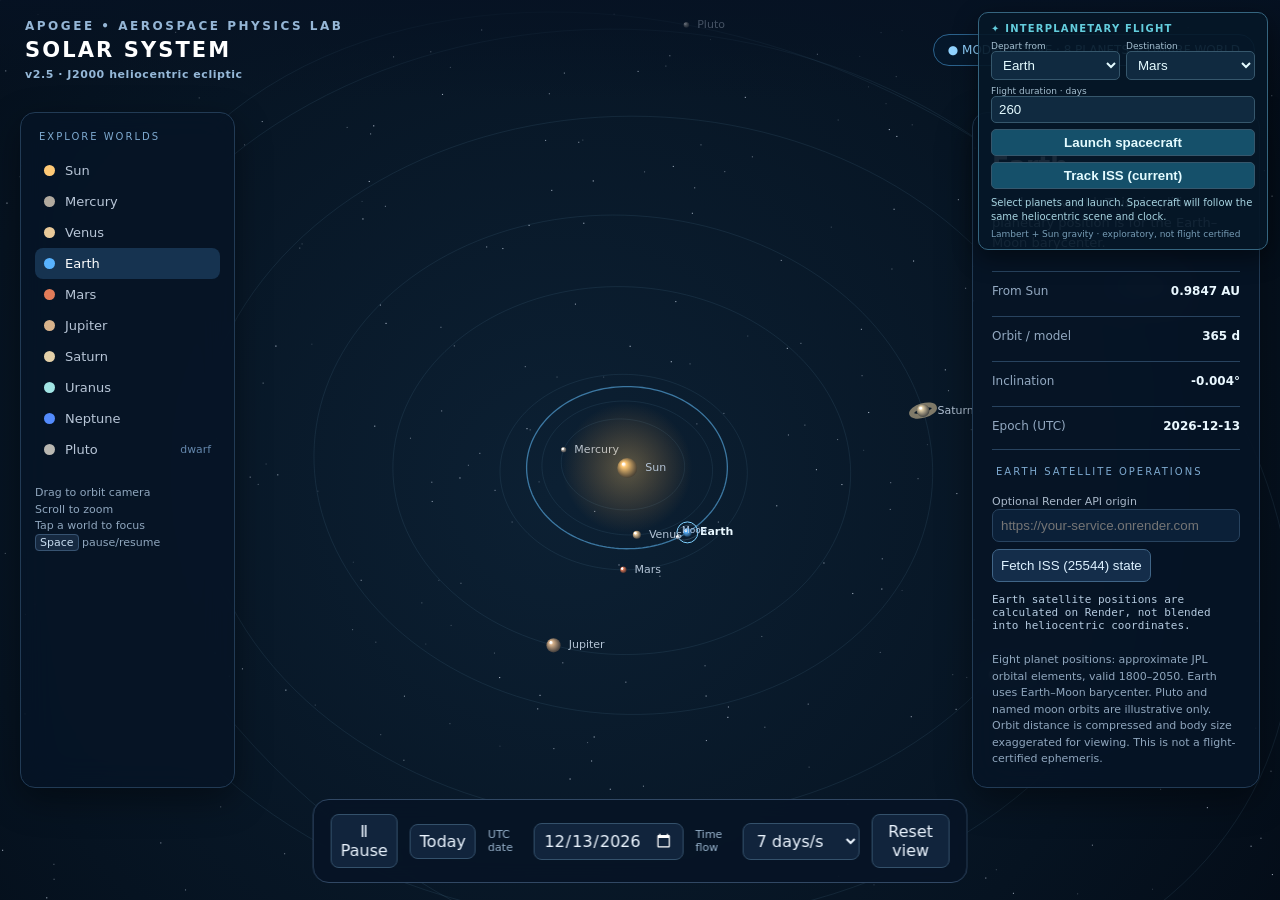
<file: site/solar-system.html>
<!doctype html>
<html lang="en">
<head>
<meta charset="utf-8"><meta name="viewport" content="width=device-width,initial-scale=1" />
<title>APOGEE v2.5 • Solar System</title>
<style>
:root{color-scheme:dark;font-family:Inter,system-ui,-apple-system,Segoe UI,sans-serif;--fg:#e9f2ff;--sub:#9caeca;--line:#28435f;--blue:#58bbff;--bg:#040a15}
*{box-sizing:border-box}body{margin:0;overflow:hidden;background:var(--bg);color:var(--fg)}canvas{position:fixed;inset:0;display:block;cursor:grab}canvas:active{cursor:grabbing}
.top{position:fixed;top:0;left:0;right:0;padding:19px 25px;display:flex;justify-content:space-between;align-items:center;gap:20px;pointer-events:none;background:linear-gradient(#061223db,transparent)}.top>*{pointer-events:auto}.brand{font-size:12px;letter-spacing:.21em;color:#95b6d6;font-weight:700}.brand strong{display:block;color:#fff;font-size:21px;letter-spacing:.10em;margin:5px 0}.status{font-size:12px;color:#91d3ff;background:#061b2fa9;border:1px solid #2b628c;border-radius:30px;padding:8px 14px}.left,.right{position:fixed;top:112px;bottom:112px;overflow:auto;background:#071426d9;backdrop-filter:blur(16px);border:1px solid #223b55;border-radius:15px;box-shadow:0 12px 35px #0006}.left{left:20px;width:215px;padding:14px}.right{right:20px;width:288px;padding:19px}.panelTitle{font-size:10px;text-transform:uppercase;letter-spacing:.2em;color:#7eaad0;margin:4px 4px 13px}.bodyBtn{width:100%;border:0;background:transparent;color:#b8c6d7;display:flex;align-items:center;gap:10px;padding:8px 9px;text-align:left;border-radius:8px;cursor:pointer;font:inherit;font-size:13px}.bodyBtn:hover,.bodyBtn.active{background:#163350;color:#fff}.dot{width:11px;height:11px;border-radius:50%;display:inline-block;flex-shrink:0}.bodyBtn small{margin-left:auto;color:#6588ad}.right h2{font-size:25px;margin:8px 0 9px;font-weight:670}.right p{font-size:13px;color:#a9c0da;line-height:1.55}.measure{border-top:1px solid var(--line);margin-top:18px;padding-top:12px;display:flex;justify-content:space-between;gap:9px;font-size:12px}.measure strong{color:#eaf8ff;font-variant-numeric:tabular-nums}.dim{color:#93a9c1}.kind{font-size:10px;letter-spacing:.18em;text-transform:uppercase;color:#69baf3}.bottom{position:fixed;bottom:17px;left:50%;transform:translateX(-50%);min-width:min(620px,95vw);border:1px solid #314864;border-radius:16px;background:#071426ea;backdrop-filter:blur(10px);padding:14px 17px;display:flex;align-items:center;gap:12px;justify-content:center}.bottom button,.bottom select,.bottom input{font:inherit;background:#11243c;color:#ecf5ff;border:1px solid #34516b;border-radius:8px;padding:7px 9px}.bottom button{cursor:pointer}.bottom button:hover{background:#1d4065}.bottom input{width:180px}.bottom label{font-size:11px;color:#97b3cc}.small{font-size:11px;color:#a9b8c9}.caption{font-size:11px;color:#8fa6bd;margin-top:20px;line-height:1.5}.api{margin-top:16px;padding-top:12px;border-top:1px solid var(--line)}.api input{width:100%;padding:8px;border:1px solid var(--line);background:#0b2038;color:#ddefff;border-radius:7px}.api button{margin-top:7px;padding:8px;border:1px solid #406587;background:#142d4a;color:#ddf1ff;border-radius:7px;cursor:pointer}.api pre{white-space:pre-wrap;overflow-wrap:anywhere;font-size:11px;color:#b5cbe0;max-height:170px;overflow:auto}.readout{color:#95b8d8;font-size:11px;letter-spacing:.05em}.kbd{border:1px solid #375371;background:#162940;border-radius:4px;padding:1px 4px;color:#c9ddf0}@media(max-width:900px){.left{top:auto;bottom:101px;left:12px;width:168px;max-height:220px}.right{right:12px;top:90px;bottom:101px;width:220px}.top{padding:14px}.top .brand strong{font-size:16px}.bottom{padding:9px;gap:7px;flex-wrap:wrap}.bottom input{width:150px}}@media(max-width:560px){.right{width:185px;padding:12px}.left{width:125px;padding:8px}.bodyBtn{font-size:11px}.status{display:none}.bottom{width:96vw}.bottom input{width:140px}}
</style>
<style id="apogee-v25-embedded-css">
body.apogee-v25-embedded .top {top:4px;left:4px;padding:4px 12px;background:transparent}
body.apogee-v25-embedded .top .brand {font-size:9px}
body.apogee-v25-embedded .top .brand strong{font-size:13px;margin:2px 0}
body.apogee-v25-embedded .top .status, body.apogee-v25-embedded .top .readout,
body.apogee-v25-embedded .left, body.apogee-v25-embedded .right{display:none}
body.apogee-v25-embedded .bottom{bottom:6px;left:50%;width:calc(100% - 16px);min-width:0;max-width:800px;padding:6px 10px;border-radius:8px;gap:7px;flex-wrap:wrap}
body.apogee-v25-embedded .bottom label {font-size:10px}
body.apogee-v25-embedded .bottom button,body.apogee-v25-embedded .bottom select,body.apogee-v25-embedded .bottom input {padding:4px 7px;font-size:11px}
body.apogee-v25-embedded .bottom input{width:126px}
@media(max-width:650px){body.apogee-v25-embedded .bottom label,body.apogee-v25-embedded #reset{display:none}}
</style>
</head>
<body>
<canvas id="universe" aria-label="Interactive 3D-projected solar system with planet positions over time"></canvas>
<header class="top"><div class="brand">APOGEE • AEROSPACE PHYSICS LAB<strong>SOLAR SYSTEM</strong><span class="readout">v2.5 · J2000 heliocentric ecliptic</span></div><div class="status" id="status">● MODEL ACTIVE · 8 PLANETS + DWARF WORLD</div></header>
<aside class="left" aria-label="Celestial body selection"><div class="panelTitle">Explore worlds</div><div id="bodyList"></div><div class="caption">Drag to orbit camera<br>Scroll to zoom<br>Tap a world to focus<br><span class="kbd">Space</span> pause/resume</div></aside>
<aside class="right" id="details" aria-live="polite"><div class="kind" id="kind">Solar system</div><h2 id="bodyName">Earth</h2><p id="description"></p><div class="measure"><span class="dim">From Sun</span><strong id="distance">—</strong></div><div class="measure"><span class="dim">Orbit / model</span><strong id="period">—</strong></div><div class="measure"><span class="dim">Inclination</span><strong id="inclination">—</strong></div><div class="measure"><span class="dim">Epoch (UTC)</span><strong id="epoch">—</strong></div><div class="api"><div class="panelTitle">Earth satellite operations</div><label class="small" for="apiUrl">Optional Render API origin</label><input id="apiUrl" placeholder="https://your-service.onrender.com" aria-label="Render API URL"><button id="track">Fetch ISS (25544) state</button><pre id="satelliteResult">Earth satellite positions are calculated on Render, not blended into heliocentric coordinates.</pre></div><div class="caption">Eight planet positions: approximate JPL orbital elements, valid 1800–2050. Earth uses Earth–Moon barycenter. Pluto and named moon orbits are illustrative only. Orbit distance is compressed and body size exaggerated for viewing. This is not a flight-certified ephemeris.</div></aside>
<footer class="bottom"><button id="toggle" aria-label="Pause simulation">Ⅱ Pause</button><button id="now">Today</button><label for="date">UTC date</label><input type="date" id="date" min="1800-01-01" max="2050-12-31"><label for="speed">Time flow</label><select id="speed"><option value="0">Frozen</option><option value="1">1 day/s</option><option value="7" selected>7 days/s</option><option value="30">30 days/s</option><option value="365">1 year/s</option></select><button id="reset">Reset view</button></footer>
<script>
'use strict';
// NASA/JPL SSD approximate positions, Table 1 (1800--2050). e is dimensionless.
const E={
Mercury:[[.38709927,.20563593,7.00497902,252.25032350,77.45779628,48.33076593],[.00000037,.00001906,-.00594749,149472.67411175,.16047689,-.12534081]],
Venus:[[.72333566,.00677672,3.39467605,181.97909950,131.60246718,76.67984255],[.00000390,-.00004107,-.00078890,58517.81538729,.00268329,-.27769418]],
Earth:[[1.00000261,.01671123,-.00001531,100.46457166,102.93768193,0],[.00000562,-.00004392,-.01294668,35999.37244981,.32327364,0]],
Mars:[[1.52371034,.09339410,1.84969142,-4.55343205,-23.94362959,49.55953891],[.00001847,.00007882,-.00813131,19140.30268499,.44441088,-.29257343]],
Jupiter:[[5.20288700,.04838624,1.30439695,34.39644051,14.72847983,100.47390909],[-.00011607,-.00013253,-.00183714,3034.74612775,.21252668,.20469106]],
Saturn:[[9.53667594,.05386179,2.48599187,49.95424423,92.59887831,113.66242448],[-.00125060,-.00050991,.00193609,1222.49362201,-.41897216,-.28867794]],
Uranus:[[19.18916464,.04725744,.77263783,313.23810451,170.95427630,74.01692503],[-.00196176,-.00004397,-.00242939,428.48202785,.40805281,.04240589]],
Neptune:[[30.06992276,.00859048,1.77004347,-55.12002969,44.96476227,131.78422574],[.00026291,.00005105,.00035372,218.45945325,-.32241464,-.00508664]],
// Pluto is outside JPL Table 1. Static J2000 Kepler elements: qualitative orbit only.
Pluto:[[39.482117,.248827,17.140012,238.929038,224.068916,110.303937],[0,0,0,145.0,0,0]]};
const INFO={
Sun:['#ffc976',11,'Star','The Sun is the gravitational center of this heliocentric display.','—'],
Mercury:['#b2aa9f',3.5,'Terrestrial planet','Small rocky world closest to the Sun.','88 d'],
Venus:['#e9c999',5.3,'Terrestrial planet','Dense atmosphere and slow retrograde rotation.','225 d'],
Earth:['#58b3ff',5.8,'Terrestrial planet','Our home world. This simplified planetary position is for the Earth–Moon barycenter.','365 d'],
Mars:['#e27c59',4.2,'Terrestrial planet','A rocky planet and a prime destination for robotic missions.','687 d'],
Jupiter:['#d8b38c',9.3,'Gas giant','Largest planet, accompanied by the four Galilean moons.','11.86 y'],
Saturn:['#e3d0a8',8.3,'Gas giant','A giant planet with a spectacular system of rings.','29.45 y'],
Uranus:['#a1e5e5',6.8,'Ice giant','A distant world with an unusually tilted rotation axis.','84.0 y'],
Neptune:['#538bfc',6.6,'Ice giant','Distant outer planet with intense atmospheric winds.','164.8 y'],
Pluto:['#b9b8b2',3.7,'Dwarf planet • illustrative','Shown as a dwarf planet; position is only a simplified illustrative Kepler orbit.','248 y']};
const MOONS={
Earth:[['Moon',.00257,27.32,'#dce4ed']],
Mars:[['Phobos',.000063,0.319,'#b99d8a'],['Deimos',.000157,1.263,'#c0b6ab']],
Jupiter:[['Io',.00282,1.769,'#eac28a'],['Europa',.00449,3.551,'#e1dbcd'],['Ganymede',.00715,7.155,'#aeb5b9'],['Callisto',.01259,16.69,'#787b86']],
Saturn:[['Enceladus',.00159,1.37,'#d9e6f2'],['Titan',.00817,15.945,'#e4c27e']],
Uranus:[['Titania',.0029,8.71,'#c9d7de'],['Oberon',.0039,13.46,'#c4bac3']],
Neptune:[['Triton',.00237,5.877,'#afc1d3']],
Pluto:[['Charon',.000131,6.387,'#b6b6b2']]};
const $=s=>document.querySelector(s), canvas=$('#universe'),ctx=canvas.getContext('2d');
let selected='Earth', sim=Date.now(), playing=true, speed=7, pitch=.63,yaw=-.50,zoom=1, pointer=null;
let W=0,H=0,DPR=1,elapsed=performance.now(),hit=[];
const deg=Math.PI/180, J2000=2451545, AU=149597870.7;
function jd(ms){return ms/86400000+2440587.5}
function state(name,dateMs){
 if(name==='Sun')return {x:0,y:0,z:0,r:0,a:0,i:0};
 const [base,vel]=E[name], T=(jd(dateMs)-J2000)/36525;
 let [a,e,I,L,peri,node]=base.map((v,k)=>v+vel[k]*T);
 let m=((L-peri+180)%360+360)%360-180;let M=m*deg, ecc=M;
 for(let k=0;k<24;k++){let step=(ecc-e*Math.sin(ecc)-M)/(1-e*Math.cos(ecc));ecc-=step;if(Math.abs(step)<1e-14)break}
 const px=a*(Math.cos(ecc)-e),py=a*Math.sqrt(1-e*e)*Math.sin(ecc),w=(peri-node)*deg,O=node*deg,i=I*deg;
 const x=(Math.cos(w)*Math.cos(O)-Math.sin(w)*Math.sin(O)*Math.cos(i))*px+(-Math.sin(w)*Math.cos(O)-Math.cos(w)*Math.sin(O)*Math.cos(i))*py;
 const y=(Math.cos(w)*Math.sin(O)+Math.sin(w)*Math.cos(O)*Math.cos(i))*px+(-Math.sin(w)*Math.sin(O)+Math.cos(w)*Math.cos(O)*Math.cos(i))*py;
 const z=Math.sin(w)*Math.sin(i)*px+Math.cos(w)*Math.sin(i)*py;
 return {x,y,z,r:Math.hypot(x,y,z),a,i:I};
}
function visual(s){let r=Math.hypot(s.x,s.y,s.z); if(r<1e-9)return [0,0,0];const rr=20*Math.sqrt(r);return [s.x/r*rr,s.y/r*rr,s.z/r*rr]}
function rotate(x,y,z){let c=Math.cos(yaw),s=Math.sin(yaw),xx=x*c-y*s,yy=x*s+y*c;
 let cp=Math.cos(pitch),sp=Math.sin(pitch);return [xx,yy*cp-z*sp,yy*sp+z*cp]}
function project(p){const [x,y,z]=rotate(...p);let focal=950/(950-z*zoom*.30);let scale=Math.min(W/255,H/140)*zoom;return {x:W*.49+x*scale*focal,y:H*.52+y*scale*focal,z,scale:scale*focal}}
function resize(){DPR=Math.min(devicePixelRatio||1,2);W=innerWidth;H=innerHeight;canvas.width=Math.ceil(W*DPR);canvas.height=Math.ceil(H*DPR);canvas.style.width=W+'px';canvas.style.height=H+'px';ctx.setTransform(DPR,0,0,DPR,0,0)}
window.addEventListener('resize',resize);resize();
let stars=Array.from({length:300},(_,k)=>{let z=Math.sin(k*128.9)*43758.5453;let v=z-Math.floor(z),w=Math.sin(k*77.31)*2938.3;return [v,(w-Math.floor(w)),.25+((k*31)%12)/14]});
function orbit(name){
 // Draw osculating ellipse at the *current* epoch, rather than stepping
 // outside JPL's supported 1800–2050 interval for the outer planets.
 const [base,rate]=E[name],T=(jd(sim)-J2000)/36525;
 const [a,e,I,L,peri,node]=base.map((v,k)=>v+rate[k]*T);
 const w=(peri-node)*deg,O=node*deg,i=I*deg;
 const cw=Math.cos(w),sw=Math.sin(w),cO=Math.cos(O),sO=Math.sin(O),ci=Math.cos(i),si=Math.sin(i);
 ctx.beginPath();for(let j=0;j<=160;j++){
  const theta=j/160*Math.PI*2;
  const px=a*(Math.cos(theta)-e),py=a*Math.sqrt(1-e*e)*Math.sin(theta);
  const p=project(visual({
   x:(cw*cO-sw*sO*ci)*px+(-sw*cO-cw*sO*ci)*py,
   y:(cw*sO+sw*cO*ci)*px+(-sw*sO+cw*cO*ci)*py,
   z:sw*si*px+cw*si*py
  }));
  if(j===0)ctx.moveTo(p.x,p.y);else ctx.lineTo(p.x,p.y)
 }
 ctx.strokeStyle=name===selected?'rgba(101,194,255,.55)':'rgba(99,143,176,.20)';
 ctx.lineWidth=name===selected?1.3:.7;ctx.stroke()
}
function sphere(x,y,r,color,focus=false){let g=ctx.createRadialGradient(x-r*.38,y-r*.4,1,x,y,r*1.4);g.addColorStop(0,'#ffffff');g.addColorStop(.12,color);g.addColorStop(1,'#07101d');ctx.fillStyle=g;ctx.beginPath();ctx.arc(x,y,r,0,Math.PI*2);ctx.fill();if(focus){ctx.strokeStyle='#7fd1ff';ctx.lineWidth=1;ctx.beginPath();ctx.arc(x,y,r+6,0,Math.PI*2);ctx.stroke()}}
function draw(now){const dt=Math.max(0,Math.min(80,now-elapsed));elapsed=now;
 if(playing && speed>0){sim=Math.max(Date.UTC(1800,0,1),Math.min(Date.UTC(2050,11,31),sim+dt*speed*86400));}
 ctx.clearRect(0,0,W,H);let bg=ctx.createRadialGradient(W*.44,H*.55,10,W*.44,H*.5,Math.max(W,H)*.85);bg.addColorStop(0,'#0c2033');bg.addColorStop(.55,'#061321');bg.addColorStop(1,'#020710');ctx.fillStyle=bg;ctx.fillRect(0,0,W,H);
 for(const [sx,sy,a] of stars){ctx.globalAlpha=a*.72;ctx.fillStyle='#e4efff';ctx.fillRect(sx*W,sy*H,1.1,1.1)}ctx.globalAlpha=1;
 for(const n of Object.keys(E)) orbit(n);
 if(window.APOGEE_V25_FLIGHT) window.APOGEE_V25_FLIGHT.drawTrail({ctx,project,visual});
 hit=[];let entities=[];for(const n of ['Sun',...Object.keys(E)]){const s=state(n,sim),v=visual(s),p=project(v);entities.push({n,s,p})}
 entities.sort((a,b)=>a.p.z-b.p.z);
 for(const {n,s,p} of entities){const info=INFO[n];let r=info[1]*Math.max(.65,Math.min(1.7,zoom*.77));
 if(n==='Sun'){let halo=ctx.createRadialGradient(p.x,p.y,0,p.x,p.y,65*zoom);halo.addColorStop(0,'#ffc96b55');halo.addColorStop(1,'#ffa34100');ctx.fillStyle=halo;ctx.beginPath();ctx.arc(p.x,p.y,65*zoom,0,Math.PI*2);ctx.fill();r=10*zoom}
 if(n==='Saturn'){ctx.save();ctx.translate(p.x,p.y);ctx.rotate(-.28);ctx.strokeStyle='#dcc79b90';ctx.lineWidth=5*zoom;ctx.beginPath();ctx.ellipse(0,0,r*1.85,r*.75,0,0,Math.PI*2);ctx.stroke();ctx.restore()}
 sphere(p.x,p.y,r,info[0],n===selected);hit.push({n,x:p.x,y:p.y,r:Math.max(15,r+7)});
 ctx.fillStyle=n===selected?'#e9f8ff':'#b4c4d6';ctx.font=(n===selected?'600 ':'')+'11px system-ui';ctx.textAlign='left';ctx.fillText(n,p.x+r+8,p.y+3);
 // Moons orbit around the displayed body in intentionally exaggerated local units.
 if(n===selected && MOONS[n]){
  MOONS[n].forEach(([mn,au,days,color],idx)=>{const rr=13+idx*10;const ang=(sim/86400000)/days*2*Math.PI;ctx.beginPath();ctx.strokeStyle='#7892ad50';ctx.ellipse(p.x,p.y,rr,rr*.53,-.3,0,Math.PI*2);ctx.stroke();const mx=p.x+rr*Math.cos(ang),my=p.y+rr*.53*Math.sin(ang);sphere(mx,my,2.1,color);ctx.fillStyle='#b3c9e4';ctx.font='9px system-ui';ctx.fillText(mn,mx+4,my-4)});
 }
 }
 if(window.APOGEE_V25_FLIGHT) window.APOGEE_V25_FLIGHT.drawCraft({ctx,project,visual,sim});
 const d=new Date(sim);$('#epoch').textContent=d.toISOString().slice(0,10);$('#date').value=d.toISOString().slice(0,10);
 requestAnimationFrame(draw)
}
function updatePanel(){const s=state(selected,sim),info=INFO[selected];$('#bodyName').textContent=selected;$('#kind').textContent=info[2];$('#description').textContent=info[3];$('#period').textContent=info[4];$('#distance').textContent=selected==='Sun'?'0 AU':s.r.toFixed(4)+' AU';$('#inclination').textContent=selected==='Sun'?'—':s.i.toFixed(3)+'°';document.querySelectorAll('.bodyBtn').forEach(b=>b.classList.toggle('active',b.dataset.body===selected))}
function select(n){selected=n;updatePanel()}
$('#bodyList').innerHTML=['Sun',...Object.keys(E)].map(n=>`<button class="bodyBtn" type="button" data-body="${n}"><span class="dot" style="background:${INFO[n][0]}"></span>${n}<small>${n==='Pluto'?'dwarf':''}</small></button>`).join('');
$('#bodyList').addEventListener('click',e=>{let b=e.target.closest('[data-body]');if(b)select(b.dataset.body)});
canvas.addEventListener('pointerdown',e=>{pointer={x:e.clientX,y:e.clientY,beginX:e.clientX,beginY:e.clientY};canvas.setPointerCapture(e.pointerId)});
canvas.addEventListener('pointermove',e=>{if(!pointer)return;yaw+=(e.clientX-pointer.x)*.008;pitch=Math.max(-1.42,Math.min(1.42,pitch+(e.clientY-pointer.y)*.008));pointer.x=e.clientX;pointer.y=e.clientY});
canvas.addEventListener('pointerup',e=>{if(pointer && Math.hypot(e.clientX-pointer.beginX,e.clientY-pointer.beginY)<5){let found=[...hit].reverse().find(h=>Math.hypot(h.x-e.clientX,h.y-e.clientY)<h.r);if(found)select(found.n)}pointer=null});
canvas.addEventListener('wheel',e=>{e.preventDefault();zoom=Math.max(.22,Math.min(3.8,zoom*Math.exp(-e.deltaY*.001)))},{passive:false});
$('#toggle').onclick=()=>{playing=!playing;$('#toggle').textContent=playing?'Ⅱ Pause':'▶ Play'};
$('#now').onclick=()=>{sim=Date.now();updatePanel()};$('#reset').onclick=()=>{zoom=1;yaw=-.5;pitch=.63;select('Earth')};
$('#date').onchange=e=>{let x=Date.parse(e.target.value+'T00:00:00Z');if(Number.isFinite(x))sim=x;updatePanel()};
$('#speed').onchange=e=>{speed=Number(e.target.value);if(speed===0)playing=false;else playing=true;$('#toggle').textContent=playing?'Ⅱ Pause':'▶ Play'};
window.addEventListener('keydown',e=>{if(e.code==='Space' && !['INPUT','SELECT','TEXTAREA'].includes(document.activeElement.tagName)){e.preventDefault();$('#toggle').click()}});
const params=new URLSearchParams(location.search);let savedApi='';try{savedApi=localStorage.getItem('apogeeApiUrl')||''}catch(e){}$('#apiUrl').value=params.get('api')||savedApi;
$('#track').onclick=async()=>{const base=$('#apiUrl').value.trim().replace(/\/+$/,'');const out=$('#satelliteResult');if(!/^https:\/\/[a-z\d.-]+(?::\d+)?$/i.test(base) && !/^http:\/\/localhost(?::\d+)?$/.test(base)){out.textContent='Enter the origin of your deployed Render API (HTTPS).';return}try{localStorage.setItem('apogeeApiUrl',base)}catch(e){}out.textContent='Requesting ISS OMM → SGP4 → Astropy frame conversion…';try{const t=encodeURIComponent(new Date(sim).toISOString());const r=await fetch(`${base}/api/v25/satellites/25544/state?at=${t}`,{signal:AbortSignal.timeout(15000)});const data=await r.json();if(!r.ok)throw Error(data.detail||r.status);out.textContent=`${data.name} • #${data.catalog_number}\nEpoch age: ${data.element_age_days} days\nTEME position: ${data.frames.TEME.position_km.map(n=>n.toFixed(1)).join(', ')} km\n${data.subpoint?`Subpoint: ${data.subpoint.latitude_deg.toFixed(3)}°, ${data.subpoint.longitude_deg.toFixed(3)}°`:'Ground subpoint unavailable (check Astropy)'}\n${data.stale_or_far_from_epoch?'⚠ Requested time far from element epoch':'Recent element epoch'}`;}catch(e){out.textContent='Satellite request failed: '+e.message+'\nCheck Render URL, deployed dependencies, and CORS settings.'}};
select('Earth');requestAnimationFrame(draw);
// Panel number values update once per second; rendering continues at screen refresh.
setInterval(updatePanel,1000);
</script>
<script id="apogee-v25-embedded-init">
if(new URLSearchParams(location.search).has('embedded')) {
 document.body.classList.add('apogee-v25-embedded');
 const chooser=document.createElement('select');
 chooser.title='Focus planet'; chooser.setAttribute('aria-label','Focus planet');
 ['Sun','Mercury','Venus','Earth','Mars','Jupiter','Saturn','Uranus','Neptune','Pluto'].forEach(n=>{
   const opt=document.createElement('option');opt.value=n;opt.textContent=n;
   if(n==='Earth')opt.selected=true;
   chooser.appendChild(opt);
 });
 chooser.addEventListener('change',()=>{
   document.querySelector('.bodyBtn[data-body="'+chooser.value+'"]').click();
 });
 document.querySelector('.bottom').prepend(chooser);
}
</script>
<script src="apogee-v25-flight.js"></script>
</body></html>
</file>
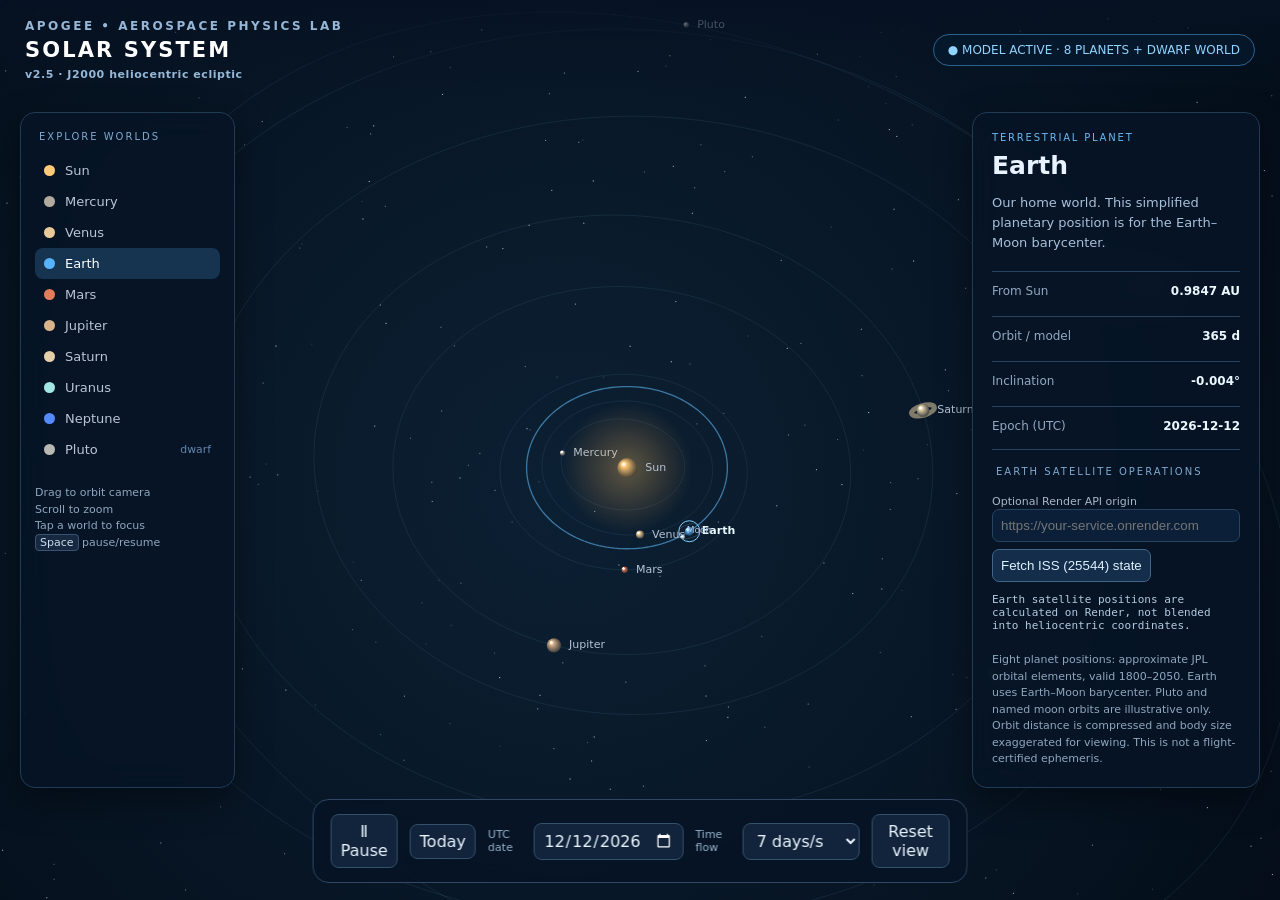
<file: .v25-backup/homepage-repair-20261025-230600/site/solar-system.html>
<!doctype html>
<html lang="en">
<head>
<meta charset="utf-8"><meta name="viewport" content="width=device-width,initial-scale=1" />
<title>APOGEE v2.5 • Solar System</title>
<style>
:root{color-scheme:dark;font-family:Inter,system-ui,-apple-system,Segoe UI,sans-serif;--fg:#e9f2ff;--sub:#9caeca;--line:#28435f;--blue:#58bbff;--bg:#040a15}
*{box-sizing:border-box}body{margin:0;overflow:hidden;background:var(--bg);color:var(--fg)}canvas{position:fixed;inset:0;display:block;cursor:grab}canvas:active{cursor:grabbing}
.top{position:fixed;top:0;left:0;right:0;padding:19px 25px;display:flex;justify-content:space-between;align-items:center;gap:20px;pointer-events:none;background:linear-gradient(#061223db,transparent)}.top>*{pointer-events:auto}.brand{font-size:12px;letter-spacing:.21em;color:#95b6d6;font-weight:700}.brand strong{display:block;color:#fff;font-size:21px;letter-spacing:.10em;margin:5px 0}.status{font-size:12px;color:#91d3ff;background:#061b2fa9;border:1px solid #2b628c;border-radius:30px;padding:8px 14px}.left,.right{position:fixed;top:112px;bottom:112px;overflow:auto;background:#071426d9;backdrop-filter:blur(16px);border:1px solid #223b55;border-radius:15px;box-shadow:0 12px 35px #0006}.left{left:20px;width:215px;padding:14px}.right{right:20px;width:288px;padding:19px}.panelTitle{font-size:10px;text-transform:uppercase;letter-spacing:.2em;color:#7eaad0;margin:4px 4px 13px}.bodyBtn{width:100%;border:0;background:transparent;color:#b8c6d7;display:flex;align-items:center;gap:10px;padding:8px 9px;text-align:left;border-radius:8px;cursor:pointer;font:inherit;font-size:13px}.bodyBtn:hover,.bodyBtn.active{background:#163350;color:#fff}.dot{width:11px;height:11px;border-radius:50%;display:inline-block;flex-shrink:0}.bodyBtn small{margin-left:auto;color:#6588ad}.right h2{font-size:25px;margin:8px 0 9px;font-weight:670}.right p{font-size:13px;color:#a9c0da;line-height:1.55}.measure{border-top:1px solid var(--line);margin-top:18px;padding-top:12px;display:flex;justify-content:space-between;gap:9px;font-size:12px}.measure strong{color:#eaf8ff;font-variant-numeric:tabular-nums}.dim{color:#93a9c1}.kind{font-size:10px;letter-spacing:.18em;text-transform:uppercase;color:#69baf3}.bottom{position:fixed;bottom:17px;left:50%;transform:translateX(-50%);min-width:min(620px,95vw);border:1px solid #314864;border-radius:16px;background:#071426ea;backdrop-filter:blur(10px);padding:14px 17px;display:flex;align-items:center;gap:12px;justify-content:center}.bottom button,.bottom select,.bottom input{font:inherit;background:#11243c;color:#ecf5ff;border:1px solid #34516b;border-radius:8px;padding:7px 9px}.bottom button{cursor:pointer}.bottom button:hover{background:#1d4065}.bottom input{width:180px}.bottom label{font-size:11px;color:#97b3cc}.small{font-size:11px;color:#a9b8c9}.caption{font-size:11px;color:#8fa6bd;margin-top:20px;line-height:1.5}.api{margin-top:16px;padding-top:12px;border-top:1px solid var(--line)}.api input{width:100%;padding:8px;border:1px solid var(--line);background:#0b2038;color:#ddefff;border-radius:7px}.api button{margin-top:7px;padding:8px;border:1px solid #406587;background:#142d4a;color:#ddf1ff;border-radius:7px;cursor:pointer}.api pre{white-space:pre-wrap;overflow-wrap:anywhere;font-size:11px;color:#b5cbe0;max-height:170px;overflow:auto}.readout{color:#95b8d8;font-size:11px;letter-spacing:.05em}.kbd{border:1px solid #375371;background:#162940;border-radius:4px;padding:1px 4px;color:#c9ddf0}@media(max-width:900px){.left{top:auto;bottom:101px;left:12px;width:168px;max-height:220px}.right{right:12px;top:90px;bottom:101px;width:220px}.top{padding:14px}.top .brand strong{font-size:16px}.bottom{padding:9px;gap:7px;flex-wrap:wrap}.bottom input{width:150px}}@media(max-width:560px){.right{width:185px;padding:12px}.left{width:125px;padding:8px}.bodyBtn{font-size:11px}.status{display:none}.bottom{width:96vw}.bottom input{width:140px}}
</style>
</head>
<body>
<canvas id="universe" aria-label="Interactive 3D-projected solar system with planet positions over time"></canvas>
<header class="top"><div class="brand">APOGEE • AEROSPACE PHYSICS LAB<strong>SOLAR SYSTEM</strong><span class="readout">v2.5 · J2000 heliocentric ecliptic</span></div><div class="status" id="status">● MODEL ACTIVE · 8 PLANETS + DWARF WORLD</div></header>
<aside class="left" aria-label="Celestial body selection"><div class="panelTitle">Explore worlds</div><div id="bodyList"></div><div class="caption">Drag to orbit camera<br>Scroll to zoom<br>Tap a world to focus<br><span class="kbd">Space</span> pause/resume</div></aside>
<aside class="right" id="details" aria-live="polite"><div class="kind" id="kind">Solar system</div><h2 id="bodyName">Earth</h2><p id="description"></p><div class="measure"><span class="dim">From Sun</span><strong id="distance">—</strong></div><div class="measure"><span class="dim">Orbit / model</span><strong id="period">—</strong></div><div class="measure"><span class="dim">Inclination</span><strong id="inclination">—</strong></div><div class="measure"><span class="dim">Epoch (UTC)</span><strong id="epoch">—</strong></div><div class="api"><div class="panelTitle">Earth satellite operations</div><label class="small" for="apiUrl">Optional Render API origin</label><input id="apiUrl" placeholder="https://your-service.onrender.com" aria-label="Render API URL"><button id="track">Fetch ISS (25544) state</button><pre id="satelliteResult">Earth satellite positions are calculated on Render, not blended into heliocentric coordinates.</pre></div><div class="caption">Eight planet positions: approximate JPL orbital elements, valid 1800–2050. Earth uses Earth–Moon barycenter. Pluto and named moon orbits are illustrative only. Orbit distance is compressed and body size exaggerated for viewing. This is not a flight-certified ephemeris.</div></aside>
<footer class="bottom"><button id="toggle" aria-label="Pause simulation">Ⅱ Pause</button><button id="now">Today</button><label for="date">UTC date</label><input type="date" id="date" min="1800-01-01" max="2050-12-31"><label for="speed">Time flow</label><select id="speed"><option value="0">Frozen</option><option value="1">1 day/s</option><option value="7" selected>7 days/s</option><option value="30">30 days/s</option><option value="365">1 year/s</option></select><button id="reset">Reset view</button></footer>
<script>
'use strict';
// NASA/JPL SSD approximate positions, Table 1 (1800--2050). e is dimensionless.
const E={
Mercury:[[.38709927,.20563593,7.00497902,252.25032350,77.45779628,48.33076593],[.00000037,.00001906,-.00594749,149472.67411175,.16047689,-.12534081]],
Venus:[[.72333566,.00677672,3.39467605,181.97909950,131.60246718,76.67984255],[.00000390,-.00004107,-.00078890,58517.81538729,.00268329,-.27769418]],
Earth:[[1.00000261,.01671123,-.00001531,100.46457166,102.93768193,0],[.00000562,-.00004392,-.01294668,35999.37244981,.32327364,0]],
Mars:[[1.52371034,.09339410,1.84969142,-4.55343205,-23.94362959,49.55953891],[.00001847,.00007882,-.00813131,19140.30268499,.44441088,-.29257343]],
Jupiter:[[5.20288700,.04838624,1.30439695,34.39644051,14.72847983,100.47390909],[-.00011607,-.00013253,-.00183714,3034.74612775,.21252668,.20469106]],
Saturn:[[9.53667594,.05386179,2.48599187,49.95424423,92.59887831,113.66242448],[-.00125060,-.00050991,.00193609,1222.49362201,-.41897216,-.28867794]],
Uranus:[[19.18916464,.04725744,.77263783,313.23810451,170.95427630,74.01692503],[-.00196176,-.00004397,-.00242939,428.48202785,.40805281,.04240589]],
Neptune:[[30.06992276,.00859048,1.77004347,-55.12002969,44.96476227,131.78422574],[.00026291,.00005105,.00035372,218.45945325,-.32241464,-.00508664]],
// Pluto is outside JPL Table 1. Static J2000 Kepler elements: qualitative orbit only.
Pluto:[[39.482117,.248827,17.140012,238.929038,224.068916,110.303937],[0,0,0,145.0,0,0]]};
const INFO={
Sun:['#ffc976',11,'Star','The Sun is the gravitational center of this heliocentric display.','—'],
Mercury:['#b2aa9f',3.5,'Terrestrial planet','Small rocky world closest to the Sun.','88 d'],
Venus:['#e9c999',5.3,'Terrestrial planet','Dense atmosphere and slow retrograde rotation.','225 d'],
Earth:['#58b3ff',5.8,'Terrestrial planet','Our home world. This simplified planetary position is for the Earth–Moon barycenter.','365 d'],
Mars:['#e27c59',4.2,'Terrestrial planet','A rocky planet and a prime destination for robotic missions.','687 d'],
Jupiter:['#d8b38c',9.3,'Gas giant','Largest planet, accompanied by the four Galilean moons.','11.86 y'],
Saturn:['#e3d0a8',8.3,'Gas giant','A giant planet with a spectacular system of rings.','29.45 y'],
Uranus:['#a1e5e5',6.8,'Ice giant','A distant world with an unusually tilted rotation axis.','84.0 y'],
Neptune:['#538bfc',6.6,'Ice giant','Distant outer planet with intense atmospheric winds.','164.8 y'],
Pluto:['#b9b8b2',3.7,'Dwarf planet • illustrative','Shown as a dwarf planet; position is only a simplified illustrative Kepler orbit.','248 y']};
const MOONS={
Earth:[['Moon',.00257,27.32,'#dce4ed']],
Mars:[['Phobos',.000063,0.319,'#b99d8a'],['Deimos',.000157,1.263,'#c0b6ab']],
Jupiter:[['Io',.00282,1.769,'#eac28a'],['Europa',.00449,3.551,'#e1dbcd'],['Ganymede',.00715,7.155,'#aeb5b9'],['Callisto',.01259,16.69,'#787b86']],
Saturn:[['Enceladus',.00159,1.37,'#d9e6f2'],['Titan',.00817,15.945,'#e4c27e']],
Uranus:[['Titania',.0029,8.71,'#c9d7de'],['Oberon',.0039,13.46,'#c4bac3']],
Neptune:[['Triton',.00237,5.877,'#afc1d3']],
Pluto:[['Charon',.000131,6.387,'#b6b6b2']]};
const $=s=>document.querySelector(s), canvas=$('#universe'),ctx=canvas.getContext('2d');
let selected='Earth', sim=Date.now(), playing=true, speed=7, pitch=.63,yaw=-.50,zoom=1, pointer=null;
let W=0,H=0,DPR=1,elapsed=performance.now(),hit=[];
const deg=Math.PI/180, J2000=2451545, AU=149597870.7;
function jd(ms){return ms/86400000+2440587.5}
function state(name,dateMs){
 if(name==='Sun')return {x:0,y:0,z:0,r:0,a:0,i:0};
 const [base,vel]=E[name], T=(jd(dateMs)-J2000)/36525;
 let [a,e,I,L,peri,node]=base.map((v,k)=>v+vel[k]*T);
 let m=((L-peri+180)%360+360)%360-180;let M=m*deg, ecc=M;
 for(let k=0;k<24;k++){let step=(ecc-e*Math.sin(ecc)-M)/(1-e*Math.cos(ecc));ecc-=step;if(Math.abs(step)<1e-14)break}
 const px=a*(Math.cos(ecc)-e),py=a*Math.sqrt(1-e*e)*Math.sin(ecc),w=(peri-node)*deg,O=node*deg,i=I*deg;
 const x=(Math.cos(w)*Math.cos(O)-Math.sin(w)*Math.sin(O)*Math.cos(i))*px+(-Math.sin(w)*Math.cos(O)-Math.cos(w)*Math.sin(O)*Math.cos(i))*py;
 const y=(Math.cos(w)*Math.sin(O)+Math.sin(w)*Math.cos(O)*Math.cos(i))*px+(-Math.sin(w)*Math.sin(O)+Math.cos(w)*Math.cos(O)*Math.cos(i))*py;
 const z=Math.sin(w)*Math.sin(i)*px+Math.cos(w)*Math.sin(i)*py;
 return {x,y,z,r:Math.hypot(x,y,z),a,i:I};
}
function visual(s){let r=Math.hypot(s.x,s.y,s.z); if(r<1e-9)return [0,0,0];const rr=20*Math.sqrt(r);return [s.x/r*rr,s.y/r*rr,s.z/r*rr]}
function rotate(x,y,z){let c=Math.cos(yaw),s=Math.sin(yaw),xx=x*c-y*s,yy=x*s+y*c;
 let cp=Math.cos(pitch),sp=Math.sin(pitch);return [xx,yy*cp-z*sp,yy*sp+z*cp]}
function project(p){const [x,y,z]=rotate(...p);let focal=950/(950-z*zoom*.30);let scale=Math.min(W/255,H/140)*zoom;return {x:W*.49+x*scale*focal,y:H*.52+y*scale*focal,z,scale:scale*focal}}
function resize(){DPR=Math.min(devicePixelRatio||1,2);W=innerWidth;H=innerHeight;canvas.width=Math.ceil(W*DPR);canvas.height=Math.ceil(H*DPR);canvas.style.width=W+'px';canvas.style.height=H+'px';ctx.setTransform(DPR,0,0,DPR,0,0)}
window.addEventListener('resize',resize);resize();
let stars=Array.from({length:300},(_,k)=>{let z=Math.sin(k*128.9)*43758.5453;let v=z-Math.floor(z),w=Math.sin(k*77.31)*2938.3;return [v,(w-Math.floor(w)),.25+((k*31)%12)/14]});
function orbit(name){
 // Draw osculating ellipse at the *current* epoch, rather than stepping
 // outside JPL's supported 1800–2050 interval for the outer planets.
 const [base,rate]=E[name],T=(jd(sim)-J2000)/36525;
 const [a,e,I,L,peri,node]=base.map((v,k)=>v+rate[k]*T);
 const w=(peri-node)*deg,O=node*deg,i=I*deg;
 const cw=Math.cos(w),sw=Math.sin(w),cO=Math.cos(O),sO=Math.sin(O),ci=Math.cos(i),si=Math.sin(i);
 ctx.beginPath();for(let j=0;j<=160;j++){
  const theta=j/160*Math.PI*2;
  const px=a*(Math.cos(theta)-e),py=a*Math.sqrt(1-e*e)*Math.sin(theta);
  const p=project(visual({
   x:(cw*cO-sw*sO*ci)*px+(-sw*cO-cw*sO*ci)*py,
   y:(cw*sO+sw*cO*ci)*px+(-sw*sO+cw*cO*ci)*py,
   z:sw*si*px+cw*si*py
  }));
  if(j===0)ctx.moveTo(p.x,p.y);else ctx.lineTo(p.x,p.y)
 }
 ctx.strokeStyle=name===selected?'rgba(101,194,255,.55)':'rgba(99,143,176,.20)';
 ctx.lineWidth=name===selected?1.3:.7;ctx.stroke()
}
function sphere(x,y,r,color,focus=false){let g=ctx.createRadialGradient(x-r*.38,y-r*.4,1,x,y,r*1.4);g.addColorStop(0,'#ffffff');g.addColorStop(.12,color);g.addColorStop(1,'#07101d');ctx.fillStyle=g;ctx.beginPath();ctx.arc(x,y,r,0,Math.PI*2);ctx.fill();if(focus){ctx.strokeStyle='#7fd1ff';ctx.lineWidth=1;ctx.beginPath();ctx.arc(x,y,r+6,0,Math.PI*2);ctx.stroke()}}
function draw(now){const dt=Math.max(0,Math.min(80,now-elapsed));elapsed=now;
 if(playing && speed>0){sim=Math.max(Date.UTC(1800,0,1),Math.min(Date.UTC(2050,11,31),sim+dt*speed*86400));}
 ctx.clearRect(0,0,W,H);let bg=ctx.createRadialGradient(W*.44,H*.55,10,W*.44,H*.5,Math.max(W,H)*.85);bg.addColorStop(0,'#0c2033');bg.addColorStop(.55,'#061321');bg.addColorStop(1,'#020710');ctx.fillStyle=bg;ctx.fillRect(0,0,W,H);
 for(const [sx,sy,a] of stars){ctx.globalAlpha=a*.72;ctx.fillStyle='#e4efff';ctx.fillRect(sx*W,sy*H,1.1,1.1)}ctx.globalAlpha=1;
 for(const n of Object.keys(E)) orbit(n);
 hit=[];let entities=[];for(const n of ['Sun',...Object.keys(E)]){const s=state(n,sim),v=visual(s),p=project(v);entities.push({n,s,p})}
 entities.sort((a,b)=>a.p.z-b.p.z);
 for(const {n,s,p} of entities){const info=INFO[n];let r=info[1]*Math.max(.65,Math.min(1.7,zoom*.77));
 if(n==='Sun'){let halo=ctx.createRadialGradient(p.x,p.y,0,p.x,p.y,65*zoom);halo.addColorStop(0,'#ffc96b55');halo.addColorStop(1,'#ffa34100');ctx.fillStyle=halo;ctx.beginPath();ctx.arc(p.x,p.y,65*zoom,0,Math.PI*2);ctx.fill();r=10*zoom}
 if(n==='Saturn'){ctx.save();ctx.translate(p.x,p.y);ctx.rotate(-.28);ctx.strokeStyle='#dcc79b90';ctx.lineWidth=5*zoom;ctx.beginPath();ctx.ellipse(0,0,r*1.85,r*.75,0,0,Math.PI*2);ctx.stroke();ctx.restore()}
 sphere(p.x,p.y,r,info[0],n===selected);hit.push({n,x:p.x,y:p.y,r:Math.max(15,r+7)});
 ctx.fillStyle=n===selected?'#e9f8ff':'#b4c4d6';ctx.font=(n===selected?'600 ':'')+'11px system-ui';ctx.textAlign='left';ctx.fillText(n,p.x+r+8,p.y+3);
 // Moons orbit around the displayed body in intentionally exaggerated local units.
 if(n===selected && MOONS[n]){
  MOONS[n].forEach(([mn,au,days,color],idx)=>{const rr=13+idx*10;const ang=(sim/86400000)/days*2*Math.PI;ctx.beginPath();ctx.strokeStyle='#7892ad50';ctx.ellipse(p.x,p.y,rr,rr*.53,-.3,0,Math.PI*2);ctx.stroke();const mx=p.x+rr*Math.cos(ang),my=p.y+rr*.53*Math.sin(ang);sphere(mx,my,2.1,color);ctx.fillStyle='#b3c9e4';ctx.font='9px system-ui';ctx.fillText(mn,mx+4,my-4)});
 }
 }
 const d=new Date(sim);$('#epoch').textContent=d.toISOString().slice(0,10);$('#date').value=d.toISOString().slice(0,10);
 requestAnimationFrame(draw)
}
function updatePanel(){const s=state(selected,sim),info=INFO[selected];$('#bodyName').textContent=selected;$('#kind').textContent=info[2];$('#description').textContent=info[3];$('#period').textContent=info[4];$('#distance').textContent=selected==='Sun'?'0 AU':s.r.toFixed(4)+' AU';$('#inclination').textContent=selected==='Sun'?'—':s.i.toFixed(3)+'°';document.querySelectorAll('.bodyBtn').forEach(b=>b.classList.toggle('active',b.dataset.body===selected))}
function select(n){selected=n;updatePanel()}
$('#bodyList').innerHTML=['Sun',...Object.keys(E)].map(n=>`<button class="bodyBtn" type="button" data-body="${n}"><span class="dot" style="background:${INFO[n][0]}"></span>${n}<small>${n==='Pluto'?'dwarf':''}</small></button>`).join('');
$('#bodyList').addEventListener('click',e=>{let b=e.target.closest('[data-body]');if(b)select(b.dataset.body)});
canvas.addEventListener('pointerdown',e=>{pointer={x:e.clientX,y:e.clientY,beginX:e.clientX,beginY:e.clientY};canvas.setPointerCapture(e.pointerId)});
canvas.addEventListener('pointermove',e=>{if(!pointer)return;yaw+=(e.clientX-pointer.x)*.008;pitch=Math.max(-1.42,Math.min(1.42,pitch+(e.clientY-pointer.y)*.008));pointer.x=e.clientX;pointer.y=e.clientY});
canvas.addEventListener('pointerup',e=>{if(pointer && Math.hypot(e.clientX-pointer.beginX,e.clientY-pointer.beginY)<5){let found=[...hit].reverse().find(h=>Math.hypot(h.x-e.clientX,h.y-e.clientY)<h.r);if(found)select(found.n)}pointer=null});
canvas.addEventListener('wheel',e=>{e.preventDefault();zoom=Math.max(.22,Math.min(3.8,zoom*Math.exp(-e.deltaY*.001)))},{passive:false});
$('#toggle').onclick=()=>{playing=!playing;$('#toggle').textContent=playing?'Ⅱ Pause':'▶ Play'};
$('#now').onclick=()=>{sim=Date.now();updatePanel()};$('#reset').onclick=()=>{zoom=1;yaw=-.5;pitch=.63;select('Earth')};
$('#date').onchange=e=>{let x=Date.parse(e.target.value+'T00:00:00Z');if(Number.isFinite(x))sim=x;updatePanel()};
$('#speed').onchange=e=>{speed=Number(e.target.value);if(speed===0)playing=false;else playing=true;$('#toggle').textContent=playing?'Ⅱ Pause':'▶ Play'};
window.addEventListener('keydown',e=>{if(e.code==='Space' && !['INPUT','SELECT','TEXTAREA'].includes(document.activeElement.tagName)){e.preventDefault();$('#toggle').click()}});
const params=new URLSearchParams(location.search);let savedApi='';try{savedApi=localStorage.getItem('apogeeApiUrl')||''}catch(e){}$('#apiUrl').value=params.get('api')||savedApi;
$('#track').onclick=async()=>{const base=$('#apiUrl').value.trim().replace(/\/+$/,'');const out=$('#satelliteResult');if(!/^https:\/\/[a-z\d.-]+(?::\d+)?$/i.test(base) && !/^http:\/\/localhost(?::\d+)?$/.test(base)){out.textContent='Enter the origin of your deployed Render API (HTTPS).';return}try{localStorage.setItem('apogeeApiUrl',base)}catch(e){}out.textContent='Requesting ISS OMM → SGP4 → Astropy frame conversion…';try{const t=encodeURIComponent(new Date(sim).toISOString());const r=await fetch(`${base}/api/v25/satellites/25544/state?at=${t}`,{signal:AbortSignal.timeout(15000)});const data=await r.json();if(!r.ok)throw Error(data.detail||r.status);out.textContent=`${data.name} • #${data.catalog_number}\nEpoch age: ${data.element_age_days} days\nTEME position: ${data.frames.TEME.position_km.map(n=>n.toFixed(1)).join(', ')} km\n${data.subpoint?`Subpoint: ${data.subpoint.latitude_deg.toFixed(3)}°, ${data.subpoint.longitude_deg.toFixed(3)}°`:'Ground subpoint unavailable (check Astropy)'}\n${data.stale_or_far_from_epoch?'⚠ Requested time far from element epoch':'Recent element epoch'}`;}catch(e){out.textContent='Satellite request failed: '+e.message+'\nCheck Render URL, deployed dependencies, and CORS settings.'}};
select('Earth');requestAnimationFrame(draw);
// Panel number values update once per second; rendering continues at screen refresh.
setInterval(updatePanel,1000);
</script>
</body></html>
</file>
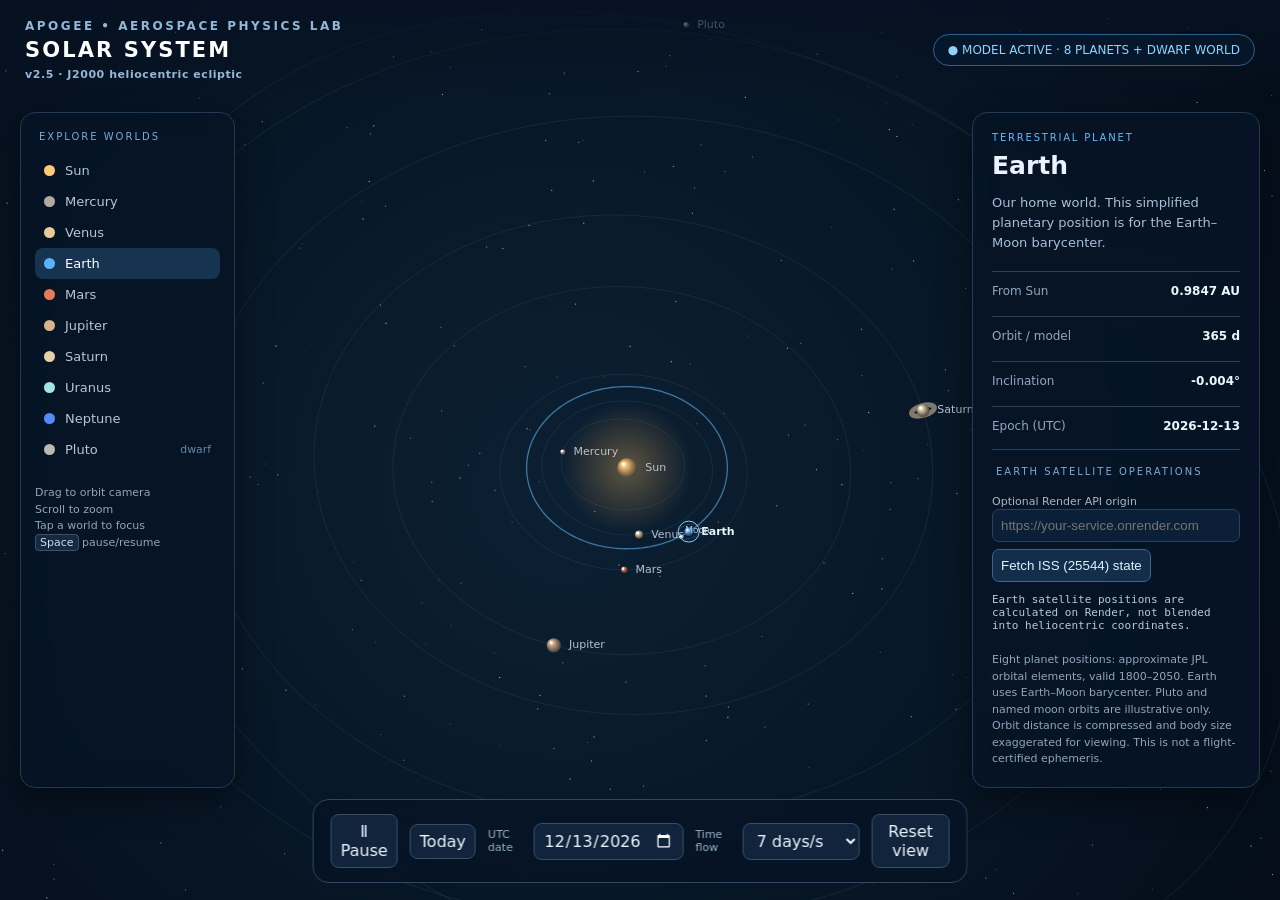
<file: .v25-backup/unified-flight-20261026-000256/site/solar-system.html>
<!doctype html>
<html lang="en">
<head>
<meta charset="utf-8"><meta name="viewport" content="width=device-width,initial-scale=1" />
<title>APOGEE v2.5 • Solar System</title>
<style>
:root{color-scheme:dark;font-family:Inter,system-ui,-apple-system,Segoe UI,sans-serif;--fg:#e9f2ff;--sub:#9caeca;--line:#28435f;--blue:#58bbff;--bg:#040a15}
*{box-sizing:border-box}body{margin:0;overflow:hidden;background:var(--bg);color:var(--fg)}canvas{position:fixed;inset:0;display:block;cursor:grab}canvas:active{cursor:grabbing}
.top{position:fixed;top:0;left:0;right:0;padding:19px 25px;display:flex;justify-content:space-between;align-items:center;gap:20px;pointer-events:none;background:linear-gradient(#061223db,transparent)}.top>*{pointer-events:auto}.brand{font-size:12px;letter-spacing:.21em;color:#95b6d6;font-weight:700}.brand strong{display:block;color:#fff;font-size:21px;letter-spacing:.10em;margin:5px 0}.status{font-size:12px;color:#91d3ff;background:#061b2fa9;border:1px solid #2b628c;border-radius:30px;padding:8px 14px}.left,.right{position:fixed;top:112px;bottom:112px;overflow:auto;background:#071426d9;backdrop-filter:blur(16px);border:1px solid #223b55;border-radius:15px;box-shadow:0 12px 35px #0006}.left{left:20px;width:215px;padding:14px}.right{right:20px;width:288px;padding:19px}.panelTitle{font-size:10px;text-transform:uppercase;letter-spacing:.2em;color:#7eaad0;margin:4px 4px 13px}.bodyBtn{width:100%;border:0;background:transparent;color:#b8c6d7;display:flex;align-items:center;gap:10px;padding:8px 9px;text-align:left;border-radius:8px;cursor:pointer;font:inherit;font-size:13px}.bodyBtn:hover,.bodyBtn.active{background:#163350;color:#fff}.dot{width:11px;height:11px;border-radius:50%;display:inline-block;flex-shrink:0}.bodyBtn small{margin-left:auto;color:#6588ad}.right h2{font-size:25px;margin:8px 0 9px;font-weight:670}.right p{font-size:13px;color:#a9c0da;line-height:1.55}.measure{border-top:1px solid var(--line);margin-top:18px;padding-top:12px;display:flex;justify-content:space-between;gap:9px;font-size:12px}.measure strong{color:#eaf8ff;font-variant-numeric:tabular-nums}.dim{color:#93a9c1}.kind{font-size:10px;letter-spacing:.18em;text-transform:uppercase;color:#69baf3}.bottom{position:fixed;bottom:17px;left:50%;transform:translateX(-50%);min-width:min(620px,95vw);border:1px solid #314864;border-radius:16px;background:#071426ea;backdrop-filter:blur(10px);padding:14px 17px;display:flex;align-items:center;gap:12px;justify-content:center}.bottom button,.bottom select,.bottom input{font:inherit;background:#11243c;color:#ecf5ff;border:1px solid #34516b;border-radius:8px;padding:7px 9px}.bottom button{cursor:pointer}.bottom button:hover{background:#1d4065}.bottom input{width:180px}.bottom label{font-size:11px;color:#97b3cc}.small{font-size:11px;color:#a9b8c9}.caption{font-size:11px;color:#8fa6bd;margin-top:20px;line-height:1.5}.api{margin-top:16px;padding-top:12px;border-top:1px solid var(--line)}.api input{width:100%;padding:8px;border:1px solid var(--line);background:#0b2038;color:#ddefff;border-radius:7px}.api button{margin-top:7px;padding:8px;border:1px solid #406587;background:#142d4a;color:#ddf1ff;border-radius:7px;cursor:pointer}.api pre{white-space:pre-wrap;overflow-wrap:anywhere;font-size:11px;color:#b5cbe0;max-height:170px;overflow:auto}.readout{color:#95b8d8;font-size:11px;letter-spacing:.05em}.kbd{border:1px solid #375371;background:#162940;border-radius:4px;padding:1px 4px;color:#c9ddf0}@media(max-width:900px){.left{top:auto;bottom:101px;left:12px;width:168px;max-height:220px}.right{right:12px;top:90px;bottom:101px;width:220px}.top{padding:14px}.top .brand strong{font-size:16px}.bottom{padding:9px;gap:7px;flex-wrap:wrap}.bottom input{width:150px}}@media(max-width:560px){.right{width:185px;padding:12px}.left{width:125px;padding:8px}.bodyBtn{font-size:11px}.status{display:none}.bottom{width:96vw}.bottom input{width:140px}}
</style>
<style id="apogee-v25-embedded-css">
body.apogee-v25-embedded .top {top:4px;left:4px;padding:4px 12px;background:transparent}
body.apogee-v25-embedded .top .brand {font-size:9px}
body.apogee-v25-embedded .top .brand strong{font-size:13px;margin:2px 0}
body.apogee-v25-embedded .top .status, body.apogee-v25-embedded .top .readout,
body.apogee-v25-embedded .left, body.apogee-v25-embedded .right{display:none}
body.apogee-v25-embedded .bottom{bottom:6px;left:50%;width:calc(100% - 16px);min-width:0;max-width:800px;padding:6px 10px;border-radius:8px;gap:7px;flex-wrap:wrap}
body.apogee-v25-embedded .bottom label {font-size:10px}
body.apogee-v25-embedded .bottom button,body.apogee-v25-embedded .bottom select,body.apogee-v25-embedded .bottom input {padding:4px 7px;font-size:11px}
body.apogee-v25-embedded .bottom input{width:126px}
@media(max-width:650px){body.apogee-v25-embedded .bottom label,body.apogee-v25-embedded #reset{display:none}}
</style>
</head>
<body>
<canvas id="universe" aria-label="Interactive 3D-projected solar system with planet positions over time"></canvas>
<header class="top"><div class="brand">APOGEE • AEROSPACE PHYSICS LAB<strong>SOLAR SYSTEM</strong><span class="readout">v2.5 · J2000 heliocentric ecliptic</span></div><div class="status" id="status">● MODEL ACTIVE · 8 PLANETS + DWARF WORLD</div></header>
<aside class="left" aria-label="Celestial body selection"><div class="panelTitle">Explore worlds</div><div id="bodyList"></div><div class="caption">Drag to orbit camera<br>Scroll to zoom<br>Tap a world to focus<br><span class="kbd">Space</span> pause/resume</div></aside>
<aside class="right" id="details" aria-live="polite"><div class="kind" id="kind">Solar system</div><h2 id="bodyName">Earth</h2><p id="description"></p><div class="measure"><span class="dim">From Sun</span><strong id="distance">—</strong></div><div class="measure"><span class="dim">Orbit / model</span><strong id="period">—</strong></div><div class="measure"><span class="dim">Inclination</span><strong id="inclination">—</strong></div><div class="measure"><span class="dim">Epoch (UTC)</span><strong id="epoch">—</strong></div><div class="api"><div class="panelTitle">Earth satellite operations</div><label class="small" for="apiUrl">Optional Render API origin</label><input id="apiUrl" placeholder="https://your-service.onrender.com" aria-label="Render API URL"><button id="track">Fetch ISS (25544) state</button><pre id="satelliteResult">Earth satellite positions are calculated on Render, not blended into heliocentric coordinates.</pre></div><div class="caption">Eight planet positions: approximate JPL orbital elements, valid 1800–2050. Earth uses Earth–Moon barycenter. Pluto and named moon orbits are illustrative only. Orbit distance is compressed and body size exaggerated for viewing. This is not a flight-certified ephemeris.</div></aside>
<footer class="bottom"><button id="toggle" aria-label="Pause simulation">Ⅱ Pause</button><button id="now">Today</button><label for="date">UTC date</label><input type="date" id="date" min="1800-01-01" max="2050-12-31"><label for="speed">Time flow</label><select id="speed"><option value="0">Frozen</option><option value="1">1 day/s</option><option value="7" selected>7 days/s</option><option value="30">30 days/s</option><option value="365">1 year/s</option></select><button id="reset">Reset view</button></footer>
<script>
'use strict';
// NASA/JPL SSD approximate positions, Table 1 (1800--2050). e is dimensionless.
const E={
Mercury:[[.38709927,.20563593,7.00497902,252.25032350,77.45779628,48.33076593],[.00000037,.00001906,-.00594749,149472.67411175,.16047689,-.12534081]],
Venus:[[.72333566,.00677672,3.39467605,181.97909950,131.60246718,76.67984255],[.00000390,-.00004107,-.00078890,58517.81538729,.00268329,-.27769418]],
Earth:[[1.00000261,.01671123,-.00001531,100.46457166,102.93768193,0],[.00000562,-.00004392,-.01294668,35999.37244981,.32327364,0]],
Mars:[[1.52371034,.09339410,1.84969142,-4.55343205,-23.94362959,49.55953891],[.00001847,.00007882,-.00813131,19140.30268499,.44441088,-.29257343]],
Jupiter:[[5.20288700,.04838624,1.30439695,34.39644051,14.72847983,100.47390909],[-.00011607,-.00013253,-.00183714,3034.74612775,.21252668,.20469106]],
Saturn:[[9.53667594,.05386179,2.48599187,49.95424423,92.59887831,113.66242448],[-.00125060,-.00050991,.00193609,1222.49362201,-.41897216,-.28867794]],
Uranus:[[19.18916464,.04725744,.77263783,313.23810451,170.95427630,74.01692503],[-.00196176,-.00004397,-.00242939,428.48202785,.40805281,.04240589]],
Neptune:[[30.06992276,.00859048,1.77004347,-55.12002969,44.96476227,131.78422574],[.00026291,.00005105,.00035372,218.45945325,-.32241464,-.00508664]],
// Pluto is outside JPL Table 1. Static J2000 Kepler elements: qualitative orbit only.
Pluto:[[39.482117,.248827,17.140012,238.929038,224.068916,110.303937],[0,0,0,145.0,0,0]]};
const INFO={
Sun:['#ffc976',11,'Star','The Sun is the gravitational center of this heliocentric display.','—'],
Mercury:['#b2aa9f',3.5,'Terrestrial planet','Small rocky world closest to the Sun.','88 d'],
Venus:['#e9c999',5.3,'Terrestrial planet','Dense atmosphere and slow retrograde rotation.','225 d'],
Earth:['#58b3ff',5.8,'Terrestrial planet','Our home world. This simplified planetary position is for the Earth–Moon barycenter.','365 d'],
Mars:['#e27c59',4.2,'Terrestrial planet','A rocky planet and a prime destination for robotic missions.','687 d'],
Jupiter:['#d8b38c',9.3,'Gas giant','Largest planet, accompanied by the four Galilean moons.','11.86 y'],
Saturn:['#e3d0a8',8.3,'Gas giant','A giant planet with a spectacular system of rings.','29.45 y'],
Uranus:['#a1e5e5',6.8,'Ice giant','A distant world with an unusually tilted rotation axis.','84.0 y'],
Neptune:['#538bfc',6.6,'Ice giant','Distant outer planet with intense atmospheric winds.','164.8 y'],
Pluto:['#b9b8b2',3.7,'Dwarf planet • illustrative','Shown as a dwarf planet; position is only a simplified illustrative Kepler orbit.','248 y']};
const MOONS={
Earth:[['Moon',.00257,27.32,'#dce4ed']],
Mars:[['Phobos',.000063,0.319,'#b99d8a'],['Deimos',.000157,1.263,'#c0b6ab']],
Jupiter:[['Io',.00282,1.769,'#eac28a'],['Europa',.00449,3.551,'#e1dbcd'],['Ganymede',.00715,7.155,'#aeb5b9'],['Callisto',.01259,16.69,'#787b86']],
Saturn:[['Enceladus',.00159,1.37,'#d9e6f2'],['Titan',.00817,15.945,'#e4c27e']],
Uranus:[['Titania',.0029,8.71,'#c9d7de'],['Oberon',.0039,13.46,'#c4bac3']],
Neptune:[['Triton',.00237,5.877,'#afc1d3']],
Pluto:[['Charon',.000131,6.387,'#b6b6b2']]};
const $=s=>document.querySelector(s), canvas=$('#universe'),ctx=canvas.getContext('2d');
let selected='Earth', sim=Date.now(), playing=true, speed=7, pitch=.63,yaw=-.50,zoom=1, pointer=null;
let W=0,H=0,DPR=1,elapsed=performance.now(),hit=[];
const deg=Math.PI/180, J2000=2451545, AU=149597870.7;
function jd(ms){return ms/86400000+2440587.5}
function state(name,dateMs){
 if(name==='Sun')return {x:0,y:0,z:0,r:0,a:0,i:0};
 const [base,vel]=E[name], T=(jd(dateMs)-J2000)/36525;
 let [a,e,I,L,peri,node]=base.map((v,k)=>v+vel[k]*T);
 let m=((L-peri+180)%360+360)%360-180;let M=m*deg, ecc=M;
 for(let k=0;k<24;k++){let step=(ecc-e*Math.sin(ecc)-M)/(1-e*Math.cos(ecc));ecc-=step;if(Math.abs(step)<1e-14)break}
 const px=a*(Math.cos(ecc)-e),py=a*Math.sqrt(1-e*e)*Math.sin(ecc),w=(peri-node)*deg,O=node*deg,i=I*deg;
 const x=(Math.cos(w)*Math.cos(O)-Math.sin(w)*Math.sin(O)*Math.cos(i))*px+(-Math.sin(w)*Math.cos(O)-Math.cos(w)*Math.sin(O)*Math.cos(i))*py;
 const y=(Math.cos(w)*Math.sin(O)+Math.sin(w)*Math.cos(O)*Math.cos(i))*px+(-Math.sin(w)*Math.sin(O)+Math.cos(w)*Math.cos(O)*Math.cos(i))*py;
 const z=Math.sin(w)*Math.sin(i)*px+Math.cos(w)*Math.sin(i)*py;
 return {x,y,z,r:Math.hypot(x,y,z),a,i:I};
}
function visual(s){let r=Math.hypot(s.x,s.y,s.z); if(r<1e-9)return [0,0,0];const rr=20*Math.sqrt(r);return [s.x/r*rr,s.y/r*rr,s.z/r*rr]}
function rotate(x,y,z){let c=Math.cos(yaw),s=Math.sin(yaw),xx=x*c-y*s,yy=x*s+y*c;
 let cp=Math.cos(pitch),sp=Math.sin(pitch);return [xx,yy*cp-z*sp,yy*sp+z*cp]}
function project(p){const [x,y,z]=rotate(...p);let focal=950/(950-z*zoom*.30);let scale=Math.min(W/255,H/140)*zoom;return {x:W*.49+x*scale*focal,y:H*.52+y*scale*focal,z,scale:scale*focal}}
function resize(){DPR=Math.min(devicePixelRatio||1,2);W=innerWidth;H=innerHeight;canvas.width=Math.ceil(W*DPR);canvas.height=Math.ceil(H*DPR);canvas.style.width=W+'px';canvas.style.height=H+'px';ctx.setTransform(DPR,0,0,DPR,0,0)}
window.addEventListener('resize',resize);resize();
let stars=Array.from({length:300},(_,k)=>{let z=Math.sin(k*128.9)*43758.5453;let v=z-Math.floor(z),w=Math.sin(k*77.31)*2938.3;return [v,(w-Math.floor(w)),.25+((k*31)%12)/14]});
function orbit(name){
 // Draw osculating ellipse at the *current* epoch, rather than stepping
 // outside JPL's supported 1800–2050 interval for the outer planets.
 const [base,rate]=E[name],T=(jd(sim)-J2000)/36525;
 const [a,e,I,L,peri,node]=base.map((v,k)=>v+rate[k]*T);
 const w=(peri-node)*deg,O=node*deg,i=I*deg;
 const cw=Math.cos(w),sw=Math.sin(w),cO=Math.cos(O),sO=Math.sin(O),ci=Math.cos(i),si=Math.sin(i);
 ctx.beginPath();for(let j=0;j<=160;j++){
  const theta=j/160*Math.PI*2;
  const px=a*(Math.cos(theta)-e),py=a*Math.sqrt(1-e*e)*Math.sin(theta);
  const p=project(visual({
   x:(cw*cO-sw*sO*ci)*px+(-sw*cO-cw*sO*ci)*py,
   y:(cw*sO+sw*cO*ci)*px+(-sw*sO+cw*cO*ci)*py,
   z:sw*si*px+cw*si*py
  }));
  if(j===0)ctx.moveTo(p.x,p.y);else ctx.lineTo(p.x,p.y)
 }
 ctx.strokeStyle=name===selected?'rgba(101,194,255,.55)':'rgba(99,143,176,.20)';
 ctx.lineWidth=name===selected?1.3:.7;ctx.stroke()
}
function sphere(x,y,r,color,focus=false){let g=ctx.createRadialGradient(x-r*.38,y-r*.4,1,x,y,r*1.4);g.addColorStop(0,'#ffffff');g.addColorStop(.12,color);g.addColorStop(1,'#07101d');ctx.fillStyle=g;ctx.beginPath();ctx.arc(x,y,r,0,Math.PI*2);ctx.fill();if(focus){ctx.strokeStyle='#7fd1ff';ctx.lineWidth=1;ctx.beginPath();ctx.arc(x,y,r+6,0,Math.PI*2);ctx.stroke()}}
function draw(now){const dt=Math.max(0,Math.min(80,now-elapsed));elapsed=now;
 if(playing && speed>0){sim=Math.max(Date.UTC(1800,0,1),Math.min(Date.UTC(2050,11,31),sim+dt*speed*86400));}
 ctx.clearRect(0,0,W,H);let bg=ctx.createRadialGradient(W*.44,H*.55,10,W*.44,H*.5,Math.max(W,H)*.85);bg.addColorStop(0,'#0c2033');bg.addColorStop(.55,'#061321');bg.addColorStop(1,'#020710');ctx.fillStyle=bg;ctx.fillRect(0,0,W,H);
 for(const [sx,sy,a] of stars){ctx.globalAlpha=a*.72;ctx.fillStyle='#e4efff';ctx.fillRect(sx*W,sy*H,1.1,1.1)}ctx.globalAlpha=1;
 for(const n of Object.keys(E)) orbit(n);
 hit=[];let entities=[];for(const n of ['Sun',...Object.keys(E)]){const s=state(n,sim),v=visual(s),p=project(v);entities.push({n,s,p})}
 entities.sort((a,b)=>a.p.z-b.p.z);
 for(const {n,s,p} of entities){const info=INFO[n];let r=info[1]*Math.max(.65,Math.min(1.7,zoom*.77));
 if(n==='Sun'){let halo=ctx.createRadialGradient(p.x,p.y,0,p.x,p.y,65*zoom);halo.addColorStop(0,'#ffc96b55');halo.addColorStop(1,'#ffa34100');ctx.fillStyle=halo;ctx.beginPath();ctx.arc(p.x,p.y,65*zoom,0,Math.PI*2);ctx.fill();r=10*zoom}
 if(n==='Saturn'){ctx.save();ctx.translate(p.x,p.y);ctx.rotate(-.28);ctx.strokeStyle='#dcc79b90';ctx.lineWidth=5*zoom;ctx.beginPath();ctx.ellipse(0,0,r*1.85,r*.75,0,0,Math.PI*2);ctx.stroke();ctx.restore()}
 sphere(p.x,p.y,r,info[0],n===selected);hit.push({n,x:p.x,y:p.y,r:Math.max(15,r+7)});
 ctx.fillStyle=n===selected?'#e9f8ff':'#b4c4d6';ctx.font=(n===selected?'600 ':'')+'11px system-ui';ctx.textAlign='left';ctx.fillText(n,p.x+r+8,p.y+3);
 // Moons orbit around the displayed body in intentionally exaggerated local units.
 if(n===selected && MOONS[n]){
  MOONS[n].forEach(([mn,au,days,color],idx)=>{const rr=13+idx*10;const ang=(sim/86400000)/days*2*Math.PI;ctx.beginPath();ctx.strokeStyle='#7892ad50';ctx.ellipse(p.x,p.y,rr,rr*.53,-.3,0,Math.PI*2);ctx.stroke();const mx=p.x+rr*Math.cos(ang),my=p.y+rr*.53*Math.sin(ang);sphere(mx,my,2.1,color);ctx.fillStyle='#b3c9e4';ctx.font='9px system-ui';ctx.fillText(mn,mx+4,my-4)});
 }
 }
 const d=new Date(sim);$('#epoch').textContent=d.toISOString().slice(0,10);$('#date').value=d.toISOString().slice(0,10);
 requestAnimationFrame(draw)
}
function updatePanel(){const s=state(selected,sim),info=INFO[selected];$('#bodyName').textContent=selected;$('#kind').textContent=info[2];$('#description').textContent=info[3];$('#period').textContent=info[4];$('#distance').textContent=selected==='Sun'?'0 AU':s.r.toFixed(4)+' AU';$('#inclination').textContent=selected==='Sun'?'—':s.i.toFixed(3)+'°';document.querySelectorAll('.bodyBtn').forEach(b=>b.classList.toggle('active',b.dataset.body===selected))}
function select(n){selected=n;updatePanel()}
$('#bodyList').innerHTML=['Sun',...Object.keys(E)].map(n=>`<button class="bodyBtn" type="button" data-body="${n}"><span class="dot" style="background:${INFO[n][0]}"></span>${n}<small>${n==='Pluto'?'dwarf':''}</small></button>`).join('');
$('#bodyList').addEventListener('click',e=>{let b=e.target.closest('[data-body]');if(b)select(b.dataset.body)});
canvas.addEventListener('pointerdown',e=>{pointer={x:e.clientX,y:e.clientY,beginX:e.clientX,beginY:e.clientY};canvas.setPointerCapture(e.pointerId)});
canvas.addEventListener('pointermove',e=>{if(!pointer)return;yaw+=(e.clientX-pointer.x)*.008;pitch=Math.max(-1.42,Math.min(1.42,pitch+(e.clientY-pointer.y)*.008));pointer.x=e.clientX;pointer.y=e.clientY});
canvas.addEventListener('pointerup',e=>{if(pointer && Math.hypot(e.clientX-pointer.beginX,e.clientY-pointer.beginY)<5){let found=[...hit].reverse().find(h=>Math.hypot(h.x-e.clientX,h.y-e.clientY)<h.r);if(found)select(found.n)}pointer=null});
canvas.addEventListener('wheel',e=>{e.preventDefault();zoom=Math.max(.22,Math.min(3.8,zoom*Math.exp(-e.deltaY*.001)))},{passive:false});
$('#toggle').onclick=()=>{playing=!playing;$('#toggle').textContent=playing?'Ⅱ Pause':'▶ Play'};
$('#now').onclick=()=>{sim=Date.now();updatePanel()};$('#reset').onclick=()=>{zoom=1;yaw=-.5;pitch=.63;select('Earth')};
$('#date').onchange=e=>{let x=Date.parse(e.target.value+'T00:00:00Z');if(Number.isFinite(x))sim=x;updatePanel()};
$('#speed').onchange=e=>{speed=Number(e.target.value);if(speed===0)playing=false;else playing=true;$('#toggle').textContent=playing?'Ⅱ Pause':'▶ Play'};
window.addEventListener('keydown',e=>{if(e.code==='Space' && !['INPUT','SELECT','TEXTAREA'].includes(document.activeElement.tagName)){e.preventDefault();$('#toggle').click()}});
const params=new URLSearchParams(location.search);let savedApi='';try{savedApi=localStorage.getItem('apogeeApiUrl')||''}catch(e){}$('#apiUrl').value=params.get('api')||savedApi;
$('#track').onclick=async()=>{const base=$('#apiUrl').value.trim().replace(/\/+$/,'');const out=$('#satelliteResult');if(!/^https:\/\/[a-z\d.-]+(?::\d+)?$/i.test(base) && !/^http:\/\/localhost(?::\d+)?$/.test(base)){out.textContent='Enter the origin of your deployed Render API (HTTPS).';return}try{localStorage.setItem('apogeeApiUrl',base)}catch(e){}out.textContent='Requesting ISS OMM → SGP4 → Astropy frame conversion…';try{const t=encodeURIComponent(new Date(sim).toISOString());const r=await fetch(`${base}/api/v25/satellites/25544/state?at=${t}`,{signal:AbortSignal.timeout(15000)});const data=await r.json();if(!r.ok)throw Error(data.detail||r.status);out.textContent=`${data.name} • #${data.catalog_number}\nEpoch age: ${data.element_age_days} days\nTEME position: ${data.frames.TEME.position_km.map(n=>n.toFixed(1)).join(', ')} km\n${data.subpoint?`Subpoint: ${data.subpoint.latitude_deg.toFixed(3)}°, ${data.subpoint.longitude_deg.toFixed(3)}°`:'Ground subpoint unavailable (check Astropy)'}\n${data.stale_or_far_from_epoch?'⚠ Requested time far from element epoch':'Recent element epoch'}`;}catch(e){out.textContent='Satellite request failed: '+e.message+'\nCheck Render URL, deployed dependencies, and CORS settings.'}};
select('Earth');requestAnimationFrame(draw);
// Panel number values update once per second; rendering continues at screen refresh.
setInterval(updatePanel,1000);
</script>
<script id="apogee-v25-embedded-init">
if(new URLSearchParams(location.search).has('embedded')) {
 document.body.classList.add('apogee-v25-embedded');
 const chooser=document.createElement('select');
 chooser.title='Focus planet'; chooser.setAttribute('aria-label','Focus planet');
 ['Sun','Mercury','Venus','Earth','Mars','Jupiter','Saturn','Uranus','Neptune','Pluto'].forEach(n=>{
   const opt=document.createElement('option');opt.value=n;opt.textContent=n;
   if(n==='Earth')opt.selected=true;
   chooser.appendChild(opt);
 });
 chooser.addEventListener('change',()=>{
   document.querySelector('.bodyBtn[data-body="'+chooser.value+'"]').click();
 });
 document.querySelector('.bottom').prepend(chooser);
}
</script>
</body></html>
</file>
<file: site/style.css>
:root{color-scheme:dark;--bg:#070d17;--panel:#0c1624;--panel2:#0e1a29;--line:#25354a;--line2:#1a2a3d;--muted:#8292a8;--text:#eaf1f9;--cyan:#50d5e4;--cyanDim:rgba(80,213,228,.12);--violet:#9c99ff;--green:#8fe3bb;font-family:Inter,ui-sans-serif,-apple-system,BlinkMacSystemFont,"Segoe UI",sans-serif;font-size:13px}
*{box-sizing:border-box}body{margin:0;background:var(--bg);color:var(--text)}button,input,select{font:inherit}button{cursor:pointer}button:disabled{cursor:not-allowed;opacity:.45}.hidden{display:none!important}button:focus-visible,select:focus-visible,input:focus-visible{outline:2px solid var(--cyan);outline-offset:2px}.app-shell{min-height:100vh;display:flex;flex-direction:column;background:radial-gradient(ellipse 70% 70% at 60% 20%,#111f32 0%,transparent 70%),var(--bg)}
.topbar{height:76px;display:flex;align-items:center;justify-content:space-between;padding:0 30px;border-bottom:1px solid var(--line2);gap:25px;flex-shrink:0;background:rgba(6,14,25,.88)}.branding{display:flex;gap:13px;align-items:center;min-width:270px}.brand-mark{height:34px;width:34px;border:2px solid var(--cyan);border-radius:50%;position:relative;transform:rotate(-28deg);box-shadow:0 0 22px #4bd8e420}.brand-mark:before{content:"";position:absolute;inset:11px -7px;border:1px solid var(--cyan);border-radius:50%;transform:rotate(-34deg)}.brand-mark span{display:block;width:7px;height:7px;background:var(--cyan);border-radius:50%;position:absolute;left:1px;top:0}.brand-title{font-size:24px;font-weight:800;letter-spacing:3px;line-height:1}.brand-dot{color:var(--cyan)}.brand-subtitle{font-size:7px;letter-spacing:1.8px;color:#95a6ba;margin-top:5px;white-space:nowrap}.header-center{font-size:10px;color:#9eacbd;letter-spacing:2px;display:flex;gap:17px;align-items:center}.header-center .eyebrow{color:var(--cyan)}.separator{height:13px;width:1px;background:#4c5d73}.header-right{font-size:10px;letter-spacing:1.3px;color:#97a9bd;display:flex;gap:11px;align-items:center;white-space:nowrap}.header-right b{color:#e6f8ff;font-weight:600}.status-light,.status-dot{width:7px;height:7px;background:#72e5af;border-radius:50%;box-shadow:0 0 12px #5bf3a99c;display:inline-block}.version{padding:6px 8px;border:1px solid var(--line);border-radius:4px;color:var(--muted);margin-left:6px}
.page-grid{display:grid;grid-template-columns:300px minmax(0,1fr) 285px;align-items:stretch;flex:1;min-height:calc(100vh - 113px)}.panel{background:rgba(10,20,34,.85)}.left-panel{border-right:1px solid var(--line2);padding:25px 22px 18px;display:flex;flex-direction:column;min-width:0}.right-panel{border-left:1px solid var(--line2);padding:25px 20px;min-width:0}.section-head{display:flex;justify-content:space-between;align-items:flex-start;margin-bottom:25px}.overline{color:#5fd8e4;font-size:9px;letter-spacing:1.9px;font-weight:650}.section-head h2{margin:7px 0 0;font-weight:650;letter-spacing:-.4px;font-size:20px}.small-glyph,.analysis-symbol{font-size:20px;color:var(--cyan)}.mode-tabs{display:grid;grid-template-columns:1fr 1fr;padding:4px;background:#08111e;border:1px solid #223247;border-radius:7px;gap:3px;margin-bottom:24px}.mode-tab{height:35px;border:0;border-radius:4px;background:transparent;color:#8296b0;font-size:11px;letter-spacing:.7px;font-weight:600}.mode-tab.active{background:#1b3345;color:#9ef1f8;box-shadow:0 0 0 1px #345e70 inset}.controls{display:flex;flex-direction:column;gap:15px}.field-heading{display:flex;justify-content:space-between;color:var(--cyan);font-size:9px;font-weight:700;letter-spacing:1.6px;margin-bottom:1px}.field-index{color:#63788f;font-weight:500}.field-heading.secondary{margin-top:11px}.field{display:flex;flex-direction:column;gap:8px;min-width:0}.field-label{color:#bdcada;font-size:11px;font-weight:500;display:flex;justify-content:space-between;align-items:center}.unit{color:#6b8199;font-size:10px;font-weight:450}.field input,.field select{border:1px solid #2a3b50;background:#0b1929;color:#f0f6fa;height:36px;border-radius:5px;padding:0 10px;width:100%;font-size:12px;outline:0;min-width:0}.field input:focus,.field select:focus{border-color:#4bbdd3;background:#10263a}.field select{appearance:none;background-image:linear-gradient(45deg,transparent 50%,#91a8bf 50%),linear-gradient(135deg,#91a8bf 50%,transparent 50%);background-position:calc(100% - 16px) 15px,calc(100% - 11px) 15px;background-size:5px 5px;background-repeat:no-repeat;padding-right:22px}.divider-line{height:1px;background:var(--line2);margin:3px 0}.two-fields{display:grid;grid-template-columns:1fr 1fr;gap:9px}.primary-button{height:46px;border:0;border-radius:5px;color:#062028;background:#58d8e3;font-size:10px;font-weight:800;letter-spacing:1.1px;margin-top:7px;display:flex;align-items:center;justify-content:center;gap:11px;box-shadow:0 5px 20px #2cb7c12a;transition:filter .15s}.primary-button:hover{filter:brightness(1.12)}.run-icon{font-size:13px}.button-arrow{margin-left:auto;margin-right:14px;font-size:17px}.primary-button .run-icon{margin-left:auto}.hint{margin:0;color:#95a6b7;font-size:11px;line-height:1.65}.sidebar-footer{margin-top:auto;padding-top:30px;color:#71859b;font-size:10px;line-height:2.1}.footer-line{font-size:9px;letter-spacing:1.3px;color:#9db0c4}.footer-line .status-dot{margin-right:7px;width:6px;height:6px}.info-note{color:#8fa7ba;font-size:11px;line-height:1.6;border-left:2px solid #4e829b;padding:6px 12px;margin-top:5px}
.content-panel{padding:21px 22px 25px;min-width:0;display:flex;flex-direction:column;gap:15px}.viewport-card,.data-panel,.metric-tile{background:rgba(13,25,41,.85);border:1px solid #203247;border-radius:7px}.viewport-card{overflow:hidden}.view-topline{height:72px;display:flex;align-items:center;justify-content:space-between;padding:0 20px;background:linear-gradient(110deg,#111f32,#0e1b2c)}.view-topline h1{font-size:17px;font-weight:600;margin:7px 0 0;letter-spacing:-.3px}.view-badges{display:flex;gap:7px}.tiny-badge{border:1px solid #2b4159;padding:6px 9px;border-radius:3px;font-size:9px;color:#91a5bd;letter-spacing:1px;font-weight:650}.tiny-badge.accent{background:#122f3b;color:#87ddeb;border-color:#2b6b7a}.view-wrap{height:min(48vh,545px);min-height:315px;position:relative;overflow:hidden;background:radial-gradient(circle at 50% 50%,#19314b 0%,#0a1627 45%,#07101d 100%);user-select:none;touch-action:none}#scene{width:100%;height:100%;display:block;cursor:grab}#scene:active{cursor:grabbing}.view-top-overlay{position:absolute;left:20px;top:17px;right:20px;display:flex;justify-content:space-between;pointer-events:none;font-size:9px;color:#6e90a9;letter-spacing:1.2px}.coordinate-badge{color:#6ac4d5}.scene-label{position:absolute;top:53%;left:57%;font-size:10px;letter-spacing:2px;font-weight:700;color:#c5e8f1;pointer-events:none;text-shadow:0 0 6px #000}.globe-label span{color:var(--cyan);margin-left:4px}.orientation-axis{position:absolute;bottom:57px;left:20px;color:#7191a9;font-size:9px;letter-spacing:1px;pointer-events:none}.axis-dot{display:inline-block;width:7px;height:7px;border:1px solid var(--cyan);border-radius:50%;margin-right:5px}.scene-controls{position:absolute;top:58px;right:18px;display:flex;flex-direction:column;gap:6px}.scene-controls button{border:1px solid #33506a;color:#c1dae8;background:#11243aab;width:29px;height:29px;border-radius:4px;font-size:18px}.scene-controls button:hover{background:#21425a}.scene-legend{position:absolute;bottom:18px;left:20px;display:flex;gap:19px;color:#a2b8c9;letter-spacing:1px;font-size:9px;pointer-events:none}.legend-line{display:inline-block;width:19px;height:3px;background:var(--cyan);vertical-align:middle;margin-right:6px;border-radius:3px}.legend-line.faded-line{background:#59758b}.legend-dot{display:inline-block;width:7px;height:7px;background:#ffd89a;vertical-align:middle;border-radius:50%;margin-right:6px;box-shadow:0 0 7px #ffd89a}.scene-loading{position:absolute;bottom:53px;left:50%;transform:translateX(-50%);font-size:11px;color:#9cc9de;background:#10263ab3;border:1px solid #34506a;border-radius:5px;padding:8px 15px;pointer-events:none}.timeline{height:69px;display:flex;align-items:center;gap:14px;padding:0 17px;border-top:1px solid #203449;background:#0c1828}.play-button{width:36px;height:36px;background:#19384a;border:1px solid #2c6476;color:#94e8f0;font-weight:800;border-radius:5px;flex-shrink:0}.time-readout{display:flex;flex-direction:column;gap:5px;white-space:nowrap}.time-readout .readout-label{font-size:8px;color:#7088a0;letter-spacing:1.1px}.time-readout #current-time{font-size:13px;font-variant-numeric:tabular-nums;letter-spacing:1px;font-weight:650}.timeline input[type=range]{flex:1;min-width:35px;accent-color:var(--cyan);cursor:pointer}.duration-label{font-size:10px;font-variant-numeric:tabular-nums;color:#93a8bb;white-space:nowrap}.timeline select{border:1px solid #31475e;background:#0c1d30;color:#b5cbdb;border-radius:4px;padding:6px 7px;font-size:11px}
.metrics-grid{display:grid;grid-template-columns:repeat(4,minmax(0,1fr));gap:12px}.metric-tile{padding:15px 16px;display:flex;flex-direction:column;min-height:100px}.metric-tile span{color:#87a2b7;font-size:9px;letter-spacing:1.5px;font-weight:700}.metric-tile strong{font-size:26px;letter-spacing:-.5px;font-variant-numeric:tabular-nums;font-weight:650;margin-top:8px;color:#f0f7fd}.metric-tile small{color:#738aa2;font-size:10px;margin-top:3px}.bottom-grid{display:grid;grid-template-columns:1.12fr 1fr;gap:12px;min-height:241px}.data-panel{padding:17px 18px;min-width:0}.panel-heading{display:flex;justify-content:space-between;align-items:flex-start;margin-bottom:8px}.panel-heading h3{margin:6px 0 0;font-size:14px;font-weight:650}.pass-label{font-size:9px;color:#8a9db4;font-weight:700;letter-spacing:.8px;margin-top:6px}.pass-label.ok{color:var(--green)}.pass-label.warn{color:#ffbc7f}#drift-chart{width:100%;height:110px;display:block}.chart-key{display:flex;gap:17px;flex-wrap:wrap;color:#8ca2b8;font-size:10px}.key-swatch{display:inline-block;height:3px;width:15px;vertical-align:middle;margin-right:5px}.key-swatch.cyan{background:var(--cyan)}.key-swatch.violet{background:var(--violet)}.tiny-text{color:#647e95;font-size:10px;line-height:1.5;margin:10px 0 0}.analysis-rows{display:flex;flex-direction:column;gap:0;margin-top:11px}.analysis-row{display:flex;justify-content:space-between;gap:12px;padding:8px 0;border-bottom:1px solid #1c3043;font-size:11px}.analysis-row span{color:#87a0b5}.analysis-row strong{color:#d1e9f3;font-weight:600;font-variant-numeric:tabular-nums;text-align:right}.action-row{display:flex;gap:8px;margin-top:14px}.outline-button{flex:1;border:1px solid #3a5667;border-radius:4px;padding:9px 6px;background:#102237;color:#91ccdb;font-size:9px;font-weight:700;letter-spacing:.8px}.outline-button:hover{background:#163449}
.live-label{font-size:9px;letter-spacing:1.3px;color:var(--green);display:flex;align-items:center;gap:6px}.live-label i{display:block;width:6px;height:6px;background:var(--green);border-radius:50%}.telemetry-block{padding:0 0 15px;margin-bottom:23px;border-bottom:1px solid var(--line2)}.telemetry-title{color:#e5eef9;letter-spacing:1.1px;font-size:10px;font-weight:700;display:flex;justify-content:space-between;margin-bottom:17px}.telemetry-title span{font-size:9px;color:#66819b;font-weight:500}.vector-row{display:flex;align-items:center;justify-content:space-between;padding:9px 11px;background:#0b1b2c;border:1px solid #1c3044;border-bottom:0}.vector-row:last-child{border-bottom:1px solid #1c3044}.vector-row span{color:#5bcbd9;font-family:ui-monospace,SFMono-Regular,Consolas,monospace;font-size:11px}.vector-row strong{font-variant-numeric:tabular-nums;font-family:ui-monospace,SFMono-Regular,Consolas,monospace;font-weight:500;color:#d8e9f5;font-size:11px}.micro-stat{display:flex;justify-content:space-between;gap:8px;padding:8px 0;font-size:11px;color:#88a0b9}.micro-stat strong{color:#c6dce9;font-family:ui-monospace,SFMono-Regular,Consolas,monospace;font-size:10px;font-weight:500;overflow-wrap:anywhere;text-align:right}.notice-box{background:#102839;border:1px solid #294a60;border-radius:5px;padding:13px 11px;display:flex;gap:10px}.notice-icon{color:var(--cyan);font-size:15px;flex-shrink:0}.notice-box strong{color:#bae0ee;font-size:11px}.notice-box p{margin:6px 0 0;color:#8baec1;font-size:10px;line-height:1.6}.warning-box{border:1px solid #6c4b35;background:#322317;border-radius:5px;padding:12px;margin-top:12px;display:flex;flex-direction:column;gap:6px;color:#e6b789;font-size:10px;line-height:1.6}.warning-box b{font-size:9px;letter-spacing:1.2px}.footer{height:37px;display:flex;align-items:center;justify-content:space-between;gap:20px;border-top:1px solid var(--line2);padding:0 26px;color:#5d7187;font-size:9px;letter-spacing:1.2px}
@media(max-width:1350px){.page-grid{grid-template-columns:270px minmax(0,1fr) 255px}.left-panel,.right-panel{padding-left:16px;padding-right:16px}.content-panel{padding:17px 15px}.metric-tile{padding:13px 11px}.metric-tile strong{font-size:22px}}
@media(max-width:1120px){.page-grid{grid-template-columns:260px minmax(0,1fr)}.right-panel{grid-column:1 / -1;display:grid;grid-template-columns:repeat(3,1fr);gap:18px;border-left:0;border-top:1px solid var(--line2)}.right-panel .section-head{grid-column:1 / -1;margin-bottom:0}.telemetry-block{margin:0}.notice-box,.warning-box{grid-column:1 / -1}.header-center{display:none}}
@media(max-width:760px){.page-grid{display:flex;flex-direction:column}.topbar{height:68px;padding:0 16px}.header-right{font-size:9px}.brand-subtitle{font-size:6px}.branding{min-width:0}.left-panel{border-right:0;border-bottom:1px solid var(--line2)}.controls{display:grid;grid-template-columns:repeat(2,minmax(0,1fr));align-items:end}.controls>.field-heading,.controls>.hint,.controls>.primary-button,.controls>.info-note,.controls>.divider-line{grid-column:1 / -1}.controls>.two-fields{grid-column:1 / -1}.sidebar-footer{display:none}.content-panel{padding:12px}.view-wrap{height:360px;min-height:300px}.view-badges{display:none}.metrics-grid{grid-template-columns:repeat(2,1fr)}.bottom-grid{grid-template-columns:1fr}.right-panel{grid-template-columns:1fr}.footer{font-size:8px}.footer span:last-child{display:none}}
@media(max-width:440px){.brand-subtitle{display:none}.topbar .version{display:none}.controls{display:flex}.view-wrap{height:330px}.timeline{gap:6px;padding:0 7px}.duration-label{display:none}.time-readout .readout-label{font-size:7px}.scene-legend{font-size:8px;gap:8px}.metric-tile strong{font-size:22px}.view-topline h1{font-size:14px}}
/* APOGEE v0.2 maneuver designer additions */
.mode-tabs{grid-template-columns:repeat(3,minmax(0,1fr))}.mode-tab{padding-left:4px;padding-right:4px;font-size:10px}
.burn-list{display:flex;flex-direction:column;gap:12px}
.burn-card{border:1px solid #2c5363;background:linear-gradient(150deg,#122737,#0d1b2b);border-radius:7px;padding:12px;display:flex;flex-direction:column;gap:9px}
.burn-card-head{display:flex;align-items:center;justify-content:space-between;letter-spacing:1.4px;color:#f1c28f;font-size:10px}
.remove-burn{width:24px;height:24px;background:#253247;border:1px solid #3d5267;color:#d6a8a4;border-radius:5px;font-size:17px;line-height:1}
.add-burn{height:35px;border:1px dashed #46768a;background:rgba(42,100,122,.12);border-radius:5px;color:#8fd8e4;font-size:10px;font-weight:700;letter-spacing:1.4px}
.add-burn:hover{background:rgba(42,100,122,.25)}
.metrics-grid.with-fuel{grid-template-columns:repeat(5,minmax(0,1fr))}
.metrics-grid.with-fuel .metric-tile strong{font-size:23px}
.fuel-track{height:7px;border:1px solid #34505a;background:#152635;border-radius:9px;overflow:hidden;margin:8px 0 14px}
#fuel-progress{height:100%;width:100%;background:linear-gradient(90deg,#e1a66f,#aeead7);transition:width .2s}
#engine-telemetry-status{color:#f3bf86;font-weight:700}
@media(max-width:1250px){.metrics-grid.with-fuel{grid-template-columns:repeat(3,minmax(0,1fr))}}
@media(max-width:760px){.metrics-grid.with-fuel{grid-template-columns:repeat(2,minmax(0,1fr))}.burn-list{grid-column:1/-1}.add-burn{grid-column:1/-1}}

/* APOGEE v0.3 */
.mode-tabs{grid-template-columns:repeat(3,minmax(0,1fr))}
.mode-tab{font-size:9.5px;letter-spacing:0;padding:0 2px}
.mode-tab:nth-child(4),.mode-tab:nth-child(5){grid-row:2}
.check-row{display:flex;flex-wrap:wrap;gap:13px;color:#adc8da;font-size:11px;line-height:1.4;margin:1px 0}
.check-row label{display:flex;gap:6px;align-items:center}
.check-row input{accent-color:var(--cyan)}
.field textarea{background:#0b1929;color:#dfebf5;border:1px solid #2a3b50;border-radius:5px;width:100%;font:11px/1.4 ui-monospace,monospace;padding:10px;resize:vertical;min-height:100px}
#s-fetch{flex:initial}
#s-source-status{overflow-wrap:anywhere}
@media(max-width:760px){.controls>.check-row{grid-column:1/-1}}

/* v0.4 mission comparison action */
.comparison-button{margin-top:8px; width:100%; border-color:#be946e;color:#f1c09a; padding:13px 9px;}
.comparison-button:hover{background:rgba(242,164,110,.09);}

/* v0.5 targeting and reference navigation */
.mode-tabs{grid-template-columns:repeat(4,minmax(0,1fr));gap:4px}
.mode-tab{font-size:9px;min-width:0;line-height:1.2;letter-spacing:0}
.mode-tab:nth-child(n){grid-row:auto}
.frame-output{white-space:pre-wrap;overflow-wrap:anywhere;background:#071421;border:1px solid #315367;padding:10px;line-height:1.7;font:10px/1.5 ui-monospace,monospace;color:#9bdae9;border-radius:5px}
.confirm-row{align-items:start!important;color:#c9d6e4;line-height:1.4;font-size:10px}
.confirm-row input{margin-top:2px;flex-shrink:0}
@media(max-width:760px){.controls>.confirm-row,.controls>.frame-output{grid-column:1/-1}}

/* v2.1: isolate Earth-fixed tracking readouts from unrelated orbit telemetry. */
body.geodesy-active .viewport-card,body.geodesy-active .metrics-grid,
body.geodesy-active .bottom-grid,body.geodesy-active .right-panel .telemetry-block{display:none !important}
body.geodesy-active #geodesy-dashboard{display:block !important}
.geodesy-dashboard{background:#0c1a2a;border:1px solid #21405b;border-radius:12px;padding:clamp(20px,3vw,42px);margin:20px;min-height:650px}
.geo-eyebrow,.geo-title-small{font-size:10px;font-weight:700;letter-spacing:2px;color:#59d8e1;margin-bottom:15px}
.geodesy-dashboard h1{font-size:clamp(24px,3vw,38px);font-weight:650;margin:0 0 14px;color:#f2f9ff}
.geo-description{color:#9bb6ca;max-width:600px;line-height:1.65;font-size:13px}
.geo-rule{margin:30px 0;border-top:1px solid #284056}
.geo-metrics{display:grid;grid-template-columns:repeat(2,minmax(0,1fr));gap:14px;margin:14px 0 28px}
.geo-tile{padding:22px;background:#10253b;border:1px solid #24506a;border-radius:10px;min-width:0;display:flex;flex-direction:column;gap:7px}
.geo-tile span{letter-spacing:1.5px;color:#8ba9bc;font-size:10px;font-weight:700}
.geo-tile strong{color:#59d8e1;font-size:clamp(19px,2.8vw,32px);font-weight:650;font-variant-numeric:tabular-nums;overflow-wrap:anywhere}
.geo-tile small{font-size:11px;color:#9db6ca}
.geo-detail{display:grid;gap:0;border:1px solid #284054;border-radius:10px;overflow:hidden}
.geo-detail div{display:flex;gap:12px;justify-content:space-between;flex-wrap:wrap;padding:14px;border-bottom:1px solid #284054}
.geo-detail div:last-child{border-bottom:0}
.geo-detail span{color:#91a9c0;font-size:10px;letter-spacing:1px;font-weight:700}
.geo-detail strong{color:#deedf6;font-size:12px;font-weight:600;text-align:right;overflow-wrap:anywhere}
.geo-warning{margin:24px 0;padding:17px;border-left:3px solid #e8b865;background:rgba(232,184,101,.08);color:#f0dba9;font-size:12px;line-height:1.7;border-radius:0 8px 8px 0}
.geo-footnote{color:#829fb5;font-size:12px;line-height:1.7;overflow-wrap:anywhere}
@media(max-width:700px){.geodesy-dashboard{margin:12px;padding:20px;min-height:0}.geo-metrics{gap:10px}.geo-tile{padding:15px}.geo-detail div{display:block}.geo-detail strong{display:block;text-align:left;margin-top:7px}}

/* v2.2: benchmark dashboard is mutually exclusive with mission telemetry. */
body.v22-active .viewport-card,body.v22-active .metrics-grid,
body.v22-active .bottom-grid,body.v22-active .right-panel .telemetry-block{display:none !important}
body.v22-active #v22-dashboard{display:block !important}
#vb-sha{font-size:12px;overflow-wrap:anywhere;word-break:break-all}
#v22-dashboard .geo-tile strong{font-size:clamp(17px,2.4vw,26px)}

/* Static-site/API connection panel: installed without altering the physics dashboard. */
.connection-strip {display:flex;align-items:center;flex-wrap:wrap;gap:10px 20px;padding:11px 20px;border-bottom:1px solid #23415a;background:#0a1d2b;}
.connection-description {display:flex;flex-direction:column;gap:3px;min-width:240px;flex:1;}
.connection-description b {color:#9adddc;font-size:11px;letter-spacing:.09em;}
.connection-description span {color:#9eb9c9;font-size:11px;line-height:1.4;}
.connection-controls {display:flex;align-items:center;flex:1;gap:7px;min-width:280px;max-width:610px;}
.connection-controls input {flex:1;min-width:100px;color:#e9f6fa;background:#0b1521;border:1px solid #37586d;border-radius:5px;padding:10px;font-family:inherit;font-size:12px;}
.connection-controls button {flex:none;font-size:10px;letter-spacing:.04em;background:#173f51;color:#d7f5ff;border:1px solid #32677e;border-radius:5px;padding:10px;cursor:pointer;}
.connection-controls button:hover {background:#20566d;}
.connection-feedback {font-size:11px;color:#f5cb87;flex-basis:100%;min-height:0;}
.sr-only {position:absolute;width:1px;height:1px;padding:0;margin:-1px;overflow:hidden;clip:rect(0,0,0,0);white-space:nowrap;border:0;}
@media (max-width:750px) {.connection-strip{padding:10px;gap:9px}.connection-controls{flex-basis:100%;max-width:none}.connection-controls button{padding:9px 7px;font-size:9px}.connection-description{min-width:0}}
</file>
